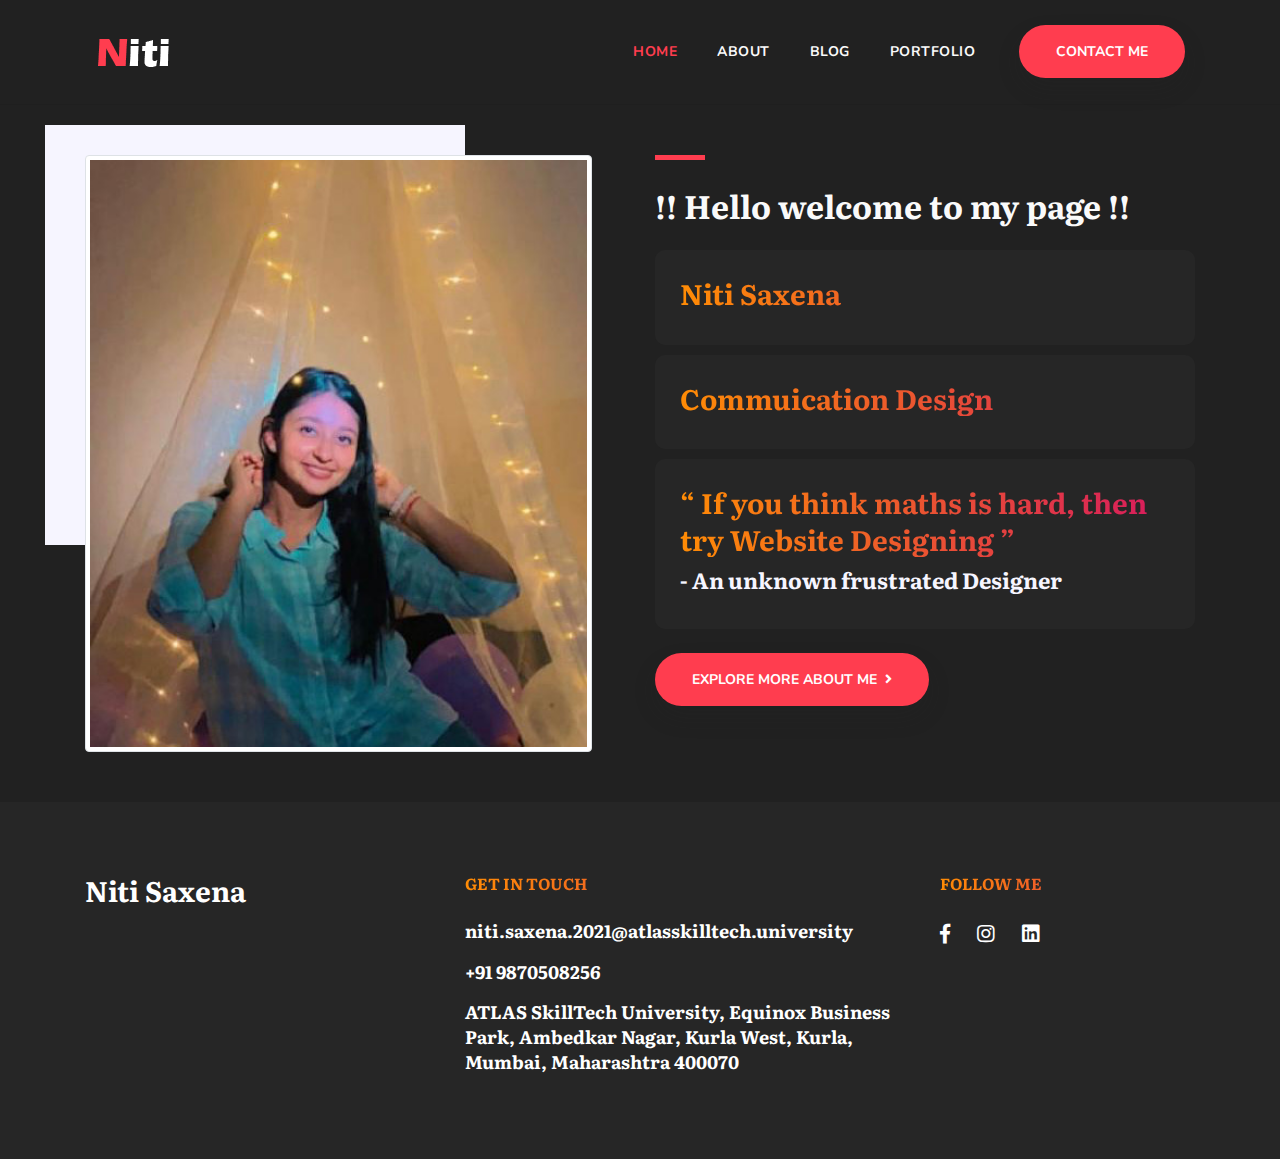
<file: index.html>
<!DOCTYPE html>
<html lang="en">

	<head>
		<meta http-equiv="Content-Type" content="text/html; charset=UTF-8">
		<meta name="description" content="remus,business,company,agency,multipurpose,modern,bootstrap4">
		<meta name="author" content="Portfolio">

		<title>Niti Saxena - Portfolio</title>

		<!-- Favicon -->
		<link rel="shortcut icon" type="image/x-icon" href="assets/images/favicon.html" />
		<!-- bootstrap.min css -->
		<link rel="stylesheet" href="assets/plugins/bootstrap/css/bootstrap.min.css">
		<!-- Main Stylesheet -->
		<link rel="stylesheet" href="assets/css/style.css">
		<!-- icon -->
		<link rel="stylesheet" href="assets/plugins/animate-css/animates.css">
		<link rel="stylesheet" href="assets/plugins/fontawesome/css/all.css">
		<link rel="stylesheet" href="assets/plugins/themify/css/themify-icons.css">
	</head>

	<body>
		<!-- Nav Bar-->
		<nav class="navbar navbar-expand-lg navigation header-padding site-header" id="navbar">
			<div class="container-fluid">
				<a class="navbar-brand" href="index.html">
					<!-- Your logo here -->
					<img src="assets/images/logo.png" alt="Rubi" class="img-fluid">
				</a>

				<button class="navbar-toggler text-white" type="button" data-toggle="collapse" data-target="#navbarmain"
					aria-controls="navbarmain" aria-expanded="false" aria-label="Toggle navigation">
					<span class="fa fa-bars"></span>
				</button>


				<div class="collapse navbar-collapse justify-content-end" id="navbarmain">
					<ul class="navbar-nav ">
						<li class="nav-item">
							<a class="nav-link smoth-scroll active" href="index.html">Home <span
									class="sr-only">(current)</span></a>
						</li>
						<li class="nav-item"><a class="nav-link smoth-scroll" href="about.html">About</a></li>
						<li class="nav-item"><a class="nav-link smoth-scroll" href="blogs.html">Blog</a></li>
						<li class="nav-item"><a class="nav-link smoth-scroll" href="portfolio.html">Portfolio</a></li>

					</ul>

					<form class="form-inline my-2 my-md-0 ml-lg-4">
						<a href="contact.html" class="btn btn-main btn-rounded smoth-scroll">Contact Me</a>
					</form>
				</div>
			</div>
		</nav>
		<!-- Header Close -->

		<!-- Main Body Starts -->
		<section class="intro section-xs">
			<div class="container">
				<div class="row">
					<div class="col-lg-6 pr-lg-5">
						<div class="intro-img">
							<img src="assets/images/niti-saxena.jpg" alt="" class="img-thumbnail">
						</div>
					</div>
					<div class="col-lg-6">
						<div class="intro-content mt-5 mt-lg-0">
							<h2 class="text-md mb-4">!! Hello welcome to my page !!</h2>
							<div class="col intro-col">
								<h3>Niti Saxena</h3>
							</div>
							<div class="col intro-col">
								<h3> Commuication Design </h5>
							</div>
							<div class="col intro-col">
								<h3> <q> If you think maths is hard, then try Website Designing </h3>
								<h4>- An unknown frustrated Designer</h4>
							</div>

							<a href="about.html" class="btn btn-main mt-4 btn-rounded smoth-scroll">Explore more about
								me<i class="fa fa-angle-right ml-2"></i></a>
						</div>
					</div>
				</div>
			</div>
		</section>
		<!-- Main Body Ends -->

		<!-- Personal Information -->
		<section class="footer ">
			<div class="container">
				<div class="row">
					<div class="col-lg-4 mr-auto col-md-12">
						<div class="footer-widget widget mb-5 mb-lg-0">
							<h3 class="mb-3 text-white">Niti Saxena</h3>
						</div>
					</div>

					<div class="col-lg-5 col-md-6">
						<div class="footer-widget widget mb-5 mb-lg-0">
							<h6 class="mb-4">Get In touch</h6>
							<div class="footer-contact">
								<h5>niti.saxena.2021@atlasskilltech.university</h5>
								<h5>+91 9870508256</h5>
								<h5>ATLAS SkillTech University,
									Equinox Business Park,
									Ambedkar Nagar, Kurla West,
									Kurla, Mumbai,
									Maharashtra 400070</h5>
							</div>
						</div>
					</div>

					<div class="col-lg-3 col-md-6">
						<div class="footer-widget widget">
							<h6 class="mb-4">Follow Me</h6>
							<ul class="list-inline footer-socials-icon mb-0">
								<li class="list-inline-item"><a href="#"><i class="fab fa-facebook-f"></i></a></li>
								<li class="list-inline-item"><a href="#"><i class="fab fa-instagram"></i></a></li>
								<li class="list-inline-item"><a href="#"><i class="fab fa-linkedin"></i></a></li>
							</ul>
						</div>
					</div>
				</div>
			</div>
		</section>

	</body>

</html>
</file>
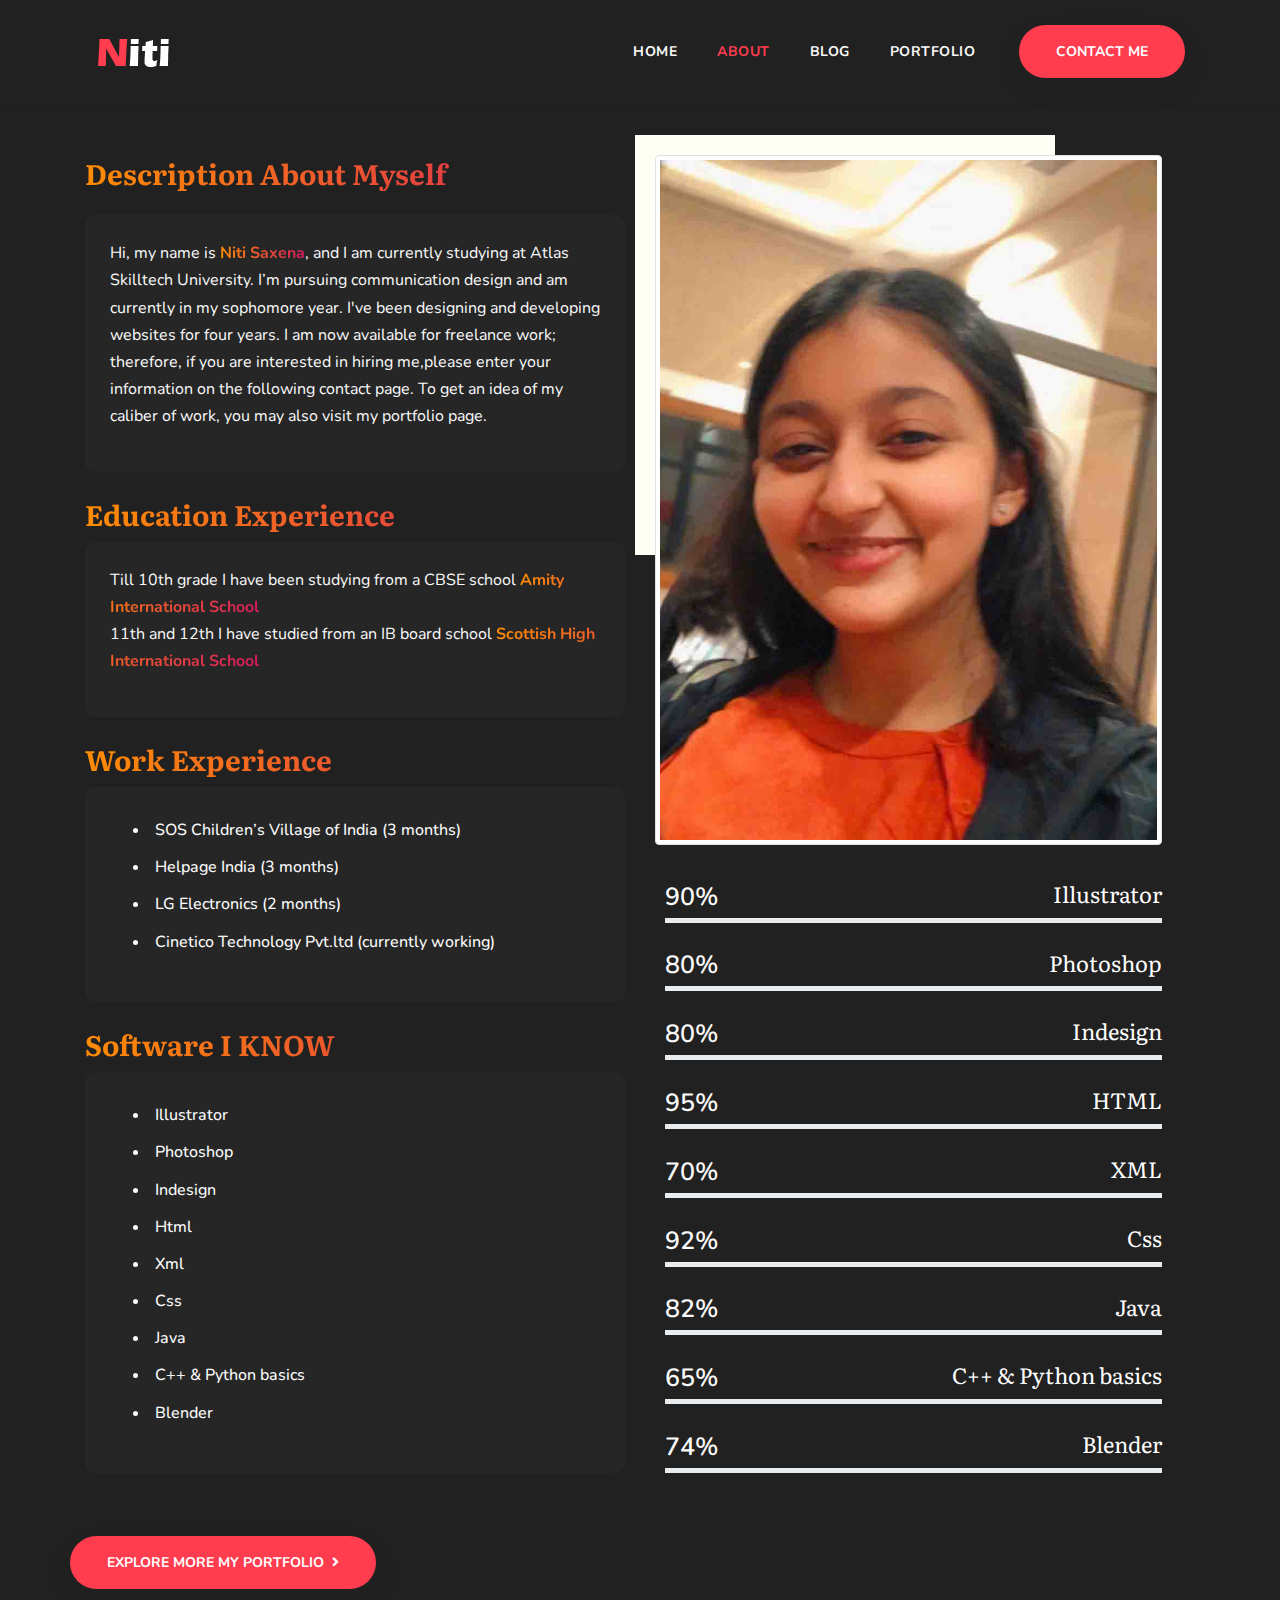
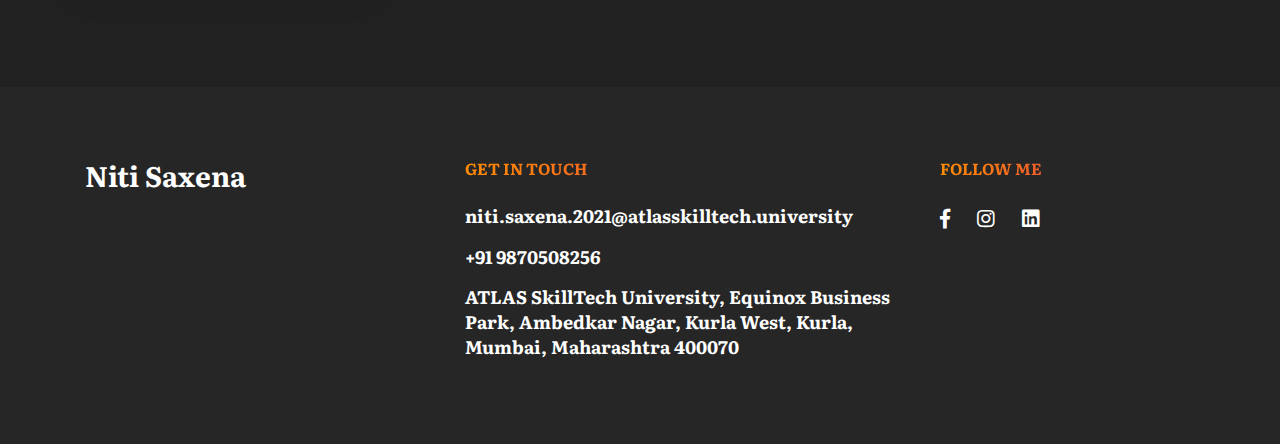
<file: about.html>
<!DOCTYPE html>
<html lang="en">

	<head>
		<meta http-equiv="Content-Type" content="text/html; charset=UTF-8">
		<meta name="description" content="remus,business,company,agency,multipurpose,modern,bootstrap4">

		<meta name="author" content="Portfolio">

		<title>Niti Saxena - Portfolio</title>

		<!-- Mobile Specific Meta-->
		<meta name="viewport" content="width=device-width, initial-scale=1">
		<!-- Favicon -->
		<link rel="shortcut icon" type="image/x-icon" href="assets/images/favicon.html" />
		<!-- bootstrap.min css -->
		<link rel="stylesheet" href="assets/plugins/bootstrap/css/bootstrap.min.css">
		<!-- animate.css -->
		<link rel="stylesheet" href="assets/plugins/animate-css/animates.css">
		<link rel="stylesheet" href="assets/plugins/fontawesome/css/all.css">
		<link rel="stylesheet" href="assets/plugins/themify/css/themify-icons.css">
		<!-- Main Stylesheet -->
		<link rel="stylesheet" href="assets/css/style.css">
		<!-- Main jQuery -->
		<script src="assets/plugins/jquery/jquery.min.js"></script>
		<!-- Bootstrap 4.3.1 -->
		<script src="assets/plugins/bootstrap/js/bootstrap.min.js"></script>
		<!-- Slick Slider -->
		<script src="assets/plugins/slick-carousel/slick/slick.min.js"></script>
		<!-- Progress Bar -->
		<script src="assets/plugins/counto/apear.js"></script>
		<script src="assets/plugins/counto/counTo.js"></script>
		<script src="assets/plugins/animated-text/animated-text.js"></script>
		<!--  Magnific Popup-->
		<script src="assets/plugins/magnific-popup/dist/jquery.magnific-popup.min.js"></script>
		<script src="assets/plugins/shuffle/shuffle.min.js"></script>
		<script src="assets/plugins/jquery/ajax-contact.js"></script>
		<script src="assets/js/script.js"></script>

		<style>
			.intro-img:before {
				position: absolute;
				left: -20px;
				top: -20px;
				background: #fefff5;
				width: 420px;
				height: 420px;
				z-index: -1;
			}
		</style>
	</head>

	<body>


		<!-- Nav Bar-->
		<nav class="navbar navbar-expand-lg navigation header-padding site-header" id="navbar">
			<div class="container-fluid">
				<a class="navbar-brand" href="index.html">
					<!-- Your logo here -->
					<img src="assets/images/logo.png" alt="Rubi" class="img-fluid">
				</a>

				<button class="navbar-toggler text-white" type="button" data-toggle="collapse" data-target="#navbarmain"
					aria-controls="navbarmain" aria-expanded="false" aria-label="Toggle navigation">
					<span class="fa fa-bars"></span>
				</button>

				<div class="collapse navbar-collapse justify-content-end" id="navbarmain">
					<ul class="navbar-nav ">
						<li class="nav-item">
							<a class="nav-link smoth-scroll" href="index.html">Home <span class="sr-only"></span></a>
						</li>
						<li class="nav-item"><a class="nav-link smoth-scroll active" href="about.html">About <span
									class="sr-only">(current)</span></a></li>
						<li class="nav-item"><a class="nav-link smoth-scroll" href="blogs.html">Blog</a></li>
						<li class="nav-item"><a class="nav-link smoth-scroll" href="portfolio.html">Portfolio</a></li>
					</ul>

					<form class="form-inline my-2 my-md-0 ml-lg-4">
						<a href="contact.html" class="btn btn-main btn-rounded smoth-scroll">Contact Me</i></a>
					</form>
				</div>
			</div>
		</nav>
		<!-- Nav Bar Ends -->

		<!--Start of main body content-->
		<section class="intro section-xs">
			<div class="container">
				<div class="row">

					<div class="col-lg-6">
						<div class="mt-lg-0 mt-xs-0">
							<h3 class="text-md mb-4">Description About Myself</h3>
							<div class="col intro-col">
								<p>Hi, my name is <span>Niti Saxena</span>, and I am currently studying at Atlas
									Skilltech University. I’m pursuing communication design
									and am currently in my sophomore year. I've been designing and developing
									websites for four years. I am now available for freelance work; therefore,
									if you are interested in hiring me,please enter your information on the following
									contact page. To get an idea of my caliber of work, you may also visit my portfolio
									page.
								</p>
							</div>

							<h3 class="mt-4 text-white"> Education Experience </h3>
							<div class="col intro-col">
								<p>Till 10th grade I have been studying from a CBSE school
									<span>Amity International School</span>
									<br>
									11th and 12th I have studied from an IB board school
									<span>Scottish High International School</span>
								</p>
							</div>

							<h3 class="mt-4 text-white"> Work Experience </h3>
							<div class="col intro-col">
								<ul>
									<li>SOS Children’s Village of India (3 months)</li>
									<li>Helpage India (3 months)</li>
									<li>LG Electronics (2 months)</li>
									<li>Cinetico Technology Pvt.ltd (currently working)</li>
								</ul>
							</div>

							<h3 class="mt-4 text-white"> Software I KNOW </h3>
							<div class="col intro-col">
								<ul>
									<li>Illustrator</li>
									<li>Photoshop</li>
									<li>Indesign</li>
									<li>Html</li>
									<li>Xml</li>
									<li>Css</li>
									<li>Java</li>
									<li>C++ & Python basics</li>
									<li>Blender
									</li>
								</ul>
							</div>

						</div>
					</div>

					<div class="col-lg-6 pr-lg-5">
						<div class="intro-img">
							<img src="assets/images/niti-saxena-2.jpg" alt="" class="img-thumbnail">
						</div>

						<div class="row">
							<div class="col-lg-12 mt-4">
								<div class="skill-bar mb-lg-0">
									<div class="mb-2 text-right">
										<h4 class="font-weight-normal text-white">Illustrator </h4>
									</div>
									<div class="progress">
										<div class="progress-bar" data-percent="90">
											<span class="percent-text"><span class="count">90</span>%</span>
										</div>
									</div>
								</div>
							</div>
							<div class="col-lg-12">
								<div class="skill-bar mb-lg-0">
									<div class="mb-2 text-right">
										<h4 class="font-weight-normal text-white">Photoshop</h4>
									</div>
									<div class="progress">
										<div class="progress-bar" data-percent="80">
											<span class="percent-text"><span class="count">80</span>%</span>
										</div>
									</div>
								</div>
							</div>

							<div class="col-lg-12">
								<div class="skill-bar mb-2 mb-lg-0">
									<div class="mb-2 text-right">
										<h4 class="font-weight-normal text-white">Indesign </h4>
									</div>
									<div class="progress">
										<div class="progress-bar" data-percent="80">
											<span class="percent-text"><span class="count">80</span>%</span>
										</div>
									</div>
								</div>
							</div>

							<div class="col-lg-12">
								<div class="skill-bar mb-2 mb-lg-0">
									<div class="mb-2 text-right">
										<h4 class="font-weight-normal text-white">HTML</h4>
									</div>
									<div class="progress">
										<div class="progress-bar" data-percent="95">
											<span class="percent-text"><span class="count">95</span>%</span>
										</div>
									</div>
								</div>
							</div>
							<div class="col-lg-12">
								<div class="skill-bar mb-2 mb-lg-0">
									<div class=" mb-2 text-right">
										<h4 class="font-weight-normal text-white">XML</h4>
									</div>
									<div class="progress">
										<div class="progress-bar" data-percent="70">
											<span class="percent-text"><span class="count">70</span>%</span>
										</div>
									</div>
								</div>
							</div>
							<div class="col-lg-12">
								<div class="skill-bar mb-2 mb-lg-0">
									<div class=" mb-2 text-right">
										<h4 class="font-weight-normal text-white">Css</h4>
									</div>
									<div class="progress">
										<div class="progress-bar" data-percent="92">
											<span class="percent-text"><span class="count">92</span>%</span>
										</div>
									</div>
								</div>
							</div>

							<div class="col-lg-12">
								<div class="skill-bar mb-2 mb-lg-0">
									<div class=" mb-2 text-right">
										<h4 class="font-weight-normal text-white">Java</h4>
									</div>
									<div class="progress">
										<div class="progress-bar" data-percent="82">
											<span class="percent-text"><span class="count">82</span>%</span>
										</div>
									</div>
								</div>
							</div>

							<div class="col-lg-12">
								<div class="skill-bar mb-2 mb-lg-0">
									<div class=" mb-2 text-right">
										<h4 class="font-weight-normal text-white">C++ & Python basics</h4>
									</div>
									<div class="progress">
										<div class="progress-bar" data-percent="62">
											<span class="percent-text"><span class="count">65</span>%</span>
										</div>
									</div>
								</div>
							</div>

							<div class="col-lg-12">
								<div class="skill-bar mb-4 mb-lg-0">
									<div class=" mb-2 text-right">
										<h4 class="font-weight-normal text-white">Blender</h4>
									</div>
									<div class="progress">
										<div class="progress-bar" data-percent="74">
											<span class="percent-text"><span class="count">74</span>%</span>
										</div>
									</div>
								</div>
							</div>
						</div>
					</div>
					<a href="portfolio.html" class="btn btn-main mt-4 btn-rounded smoth-scroll my-5">Explore
						more my portfolio<i class="fa fa-angle-right ml-2"></i></a>
				</div>
			</div>
		</section>
		<!--End of main body containt-->

		<!-- Personal Information -->
		<section class="footer ">
			<div class="container">
				<div class="row">
					<div class="col-lg-4 mr-auto col-md-12">
						<div class="footer-widget widget mb-5 mb-lg-0">
							<h3 class="mb-3 text-white">Niti Saxena</h3>
						</div>
					</div>

					<div class="col-lg-5 col-md-6">
						<div class="footer-widget widget mb-5 mb-lg-0">
							<h6 class="mb-4">Get In touch</h6>
							<div class="footer-contact">
								<h5>niti.saxena.2021@atlasskilltech.university</h5>
								<h5>+91 9870508256</h5>
								<h5>ATLAS SkillTech University,
									Equinox Business Park,
									Ambedkar Nagar, Kurla West,
									Kurla, Mumbai,
									Maharashtra 400070</h5>
							</div>
						</div>
					</div>

					<div class="col-lg-3 col-md-6">
						<div class="footer-widget widget">
							<h6 class="mb-4">Follow Me</h6>
							<ul class="list-inline footer-socials-icon mb-0">
								<li class="list-inline-item"><a href="#"><i class="fab fa-facebook-f"></i></a></li>
								<li class="list-inline-item"><a href="#"><i class="fab fa-instagram"></i></a></li>
								<li class="list-inline-item"><a href="#"><i class="fab fa-linkedin"></i></a></li>
							</ul>
						</div>
					</div>
				</div>
			</div>
		</section>

	</body>

</html>
</file>
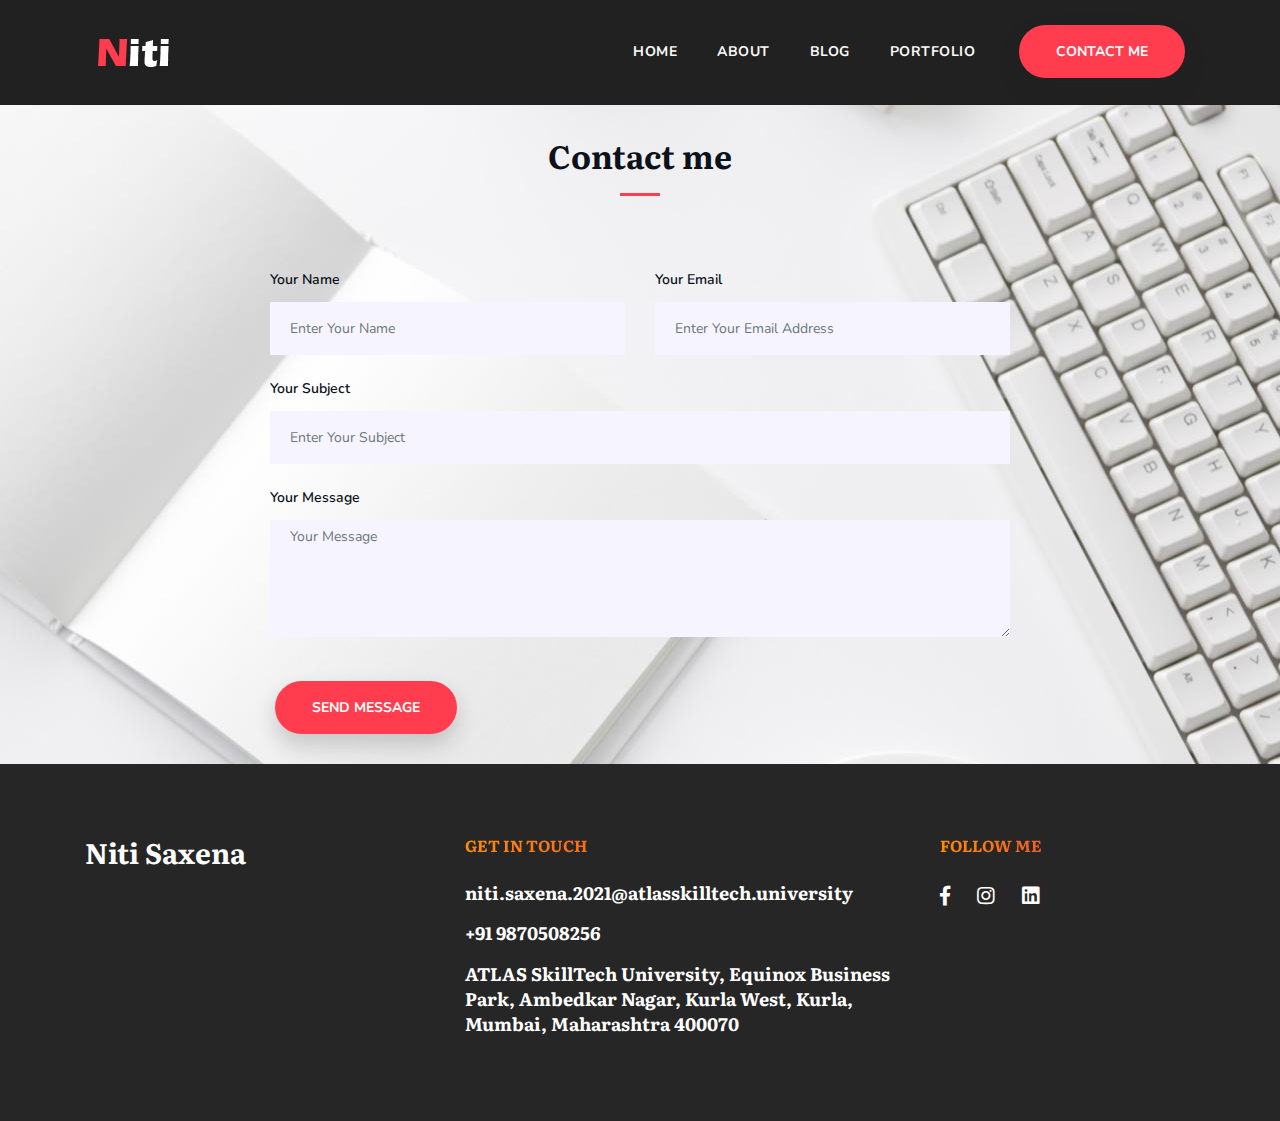
<file: contact.html>
<!DOCTYPE html>
<html lang="en">

	<head>
		<meta http-equiv="Content-Type" content="text/html; charset=UTF-8">
		<meta name="description" content="remus,business,company,agency,multipurpose,modern,bootstrap4">

		<meta name="author" content="portfolio">

		<title>Niti Saxena - Contact</title>

		<!-- Mobile Specific Meta-->
		<meta name="viewport" content="width=device-width, initial-scale=1">
		<!-- Favicon -->
		<link rel="shortcut icon" type="image/x-icon" href="assets/images/favicon.html" />
		<!-- bootstrap.min css -->
		<link rel="stylesheet" href="assets/plugins/bootstrap/css/bootstrap.min.css">
		<!-- animate.css -->
		<link rel="stylesheet" href="assets/plugins/animate-css/animates.css">
		<link rel="stylesheet" href="assets/plugins/fontawesome/css/all.css">
		<link rel="stylesheet" href="assets/plugins/themify/css/themify-icons.css">
		<!-- Magnify Popup -->
		<link rel="stylesheet" href="assets/plugins/magnific-popup/dist/magnific-popup.css">
		<link rel="stylesheet" href="assets/plugins/animated-text/animated-text.css">
		<!-- Slick Carousel CSS -->
		<link rel="stylesheet" href="assets/plugins/slick-carousel/slick/slick.css">
		<link rel="stylesheet" href="assets/plugins/slick-carousel/slick/slick-theme.css">
		<!-- Main Stylesheet -->
		<link rel="stylesheet" href="assets/css/style.css">
		<!-- Main jQuery -->
		<script src="assets/plugins/jquery/jquery.min.js"></script>
		<!-- Slick Slider -->
		<script src="assets/plugins/slick-carousel/slick/slick.min.js"></script>
		<!-- Progress Bar -->
		<script src="assets/plugins/counto/apear.js"></script>
		<script src="assets/plugins/counto/counTo.js"></script>
		<script src="assets/plugins/animated-text/animated-text.js"></script>

		<script src="assets/plugins/counterup/waypoint.js"></script>
		<script src="assets/plugins/counterup/jquery.counterup.min.js"></script>
		<!--  Magnific Popup-->
		<script src="assets/plugins/magnific-popup/dist/jquery.magnific-popup.min.js"></script>
		<script src="assets/plugins/shuffle/shuffle.min.js"></script>

		<script src="assets/plugins/jquery/ajax-contact.js"></script>
		<script src="assets/js/script.js"></script>
	</head>

	<body>



		<nav class="navbar navbar-expand-lg navigation header-padding site-header" id="navbar">
			<div class="container-fluid">
				<a class="navbar-brand" href="index.html">
					<!-- Your logo here -->
					<img src="assets/images/logo.png" alt="Rubi" class="img-fluid">

				</a>

				<button class="navbar-toggler text-white" type="button" data-toggle="collapse" data-target="#navbarmain"
					aria-controls="navbarmain" aria-expanded="false" aria-label="Toggle navigation">
					<span class="fa fa-bars"></span>
				</button>

				<div class="collapse navbar-collapse justify-content-end" id="navbarmain">
					<ul class="navbar-nav ">
						<li class="nav-item">
							<a class="nav-link smoth-scroll" href="index.html">Home <span
									class="sr-only">(current)</span></a>
						</li>
						<li class="nav-item"><a class="nav-link smoth-scroll" href="about.html">About <span
									class="sr-only">(current)</span></a></li>
						<li class="nav-item"><a class="nav-link smoth-scroll" href="blogs.html">Blog</a></li>
						<li class="nav-item"><a class="nav-link smoth-scroll" href="portfolio.html">Portfolio</a></li>

					</ul>

					<form class="form-inline my-2 my-md-0 ml-lg-4">
						<a href="contact.html" class="btn btn-main btn-rounded smoth-scroll">Contact Me</i></a>
					</form>
				</div>
			</div>
		</nav>

		<!-- Header Close -->
		<!-- Main Body-->
		<section class="section-xss" id="contact"
			style="background-image:url('assets/images/contactus.jpg') ;background-size: cover;">
			<div class="container">
				<div class="row justify-content-center">
					<div class="col-lg-6">
						<div class="section-title text-center">
							<h2 class="mb-4">Contact me</h2>
						</div>
					</div>
				</div>

				<div class="row justify-content-center">
					<div class="col-lg-8">
						<form class="contact__form form-row contact-form" method="post" action="#" id="contactForm">
							<div class="row">
								<div class="col-12">
									<div class="alert alert-success contact__msg" style="display: none" role="alert">
										Your message was sent successfully.
									</div>
								</div>
							</div>

							<div class="row">
								<div class="col-lg-6">
									<div class="form-group">
										<label>Your Name</label>
										<input type="text" id="name" name="name" class="form-control"
											placeholder="Enter Your Name" required>
									</div>
								</div>
								<div class="col-lg-6">
									<div class="form-group">
										<label>Your Email</label>
										<input type="email" name="email" id="email" class="form-control"
											placeholder="Enter Your Email Address" required>
									</div>
								</div>
								<div class="col-lg-12">
									<div class="form-group">
										<label>Your Subject</label>
										<input type="text" name="subject" id="subject" class="form-control"
											placeholder="Enter Your Subject" required>
									</div>
								</div>
								<div class="col-lg-12">
									<div class="form-group">
										<label>Your Message</label>
										<textarea id="message" name="message" cols="30" rows="5" class="form-control"
											placeholder="Your Message"></textarea>
									</div>
								</div>
							</div>

							<div class="col-lg-12">
								<div class="d-lg-flex justify-content-between mt-4">
									<input id="submit" name="submit" type="submit" class="btn btn-main btn-rounded"
										value="Send Message">
								</div>
							</div>
						</form>
					</div>
				</div>
			</div>
		</section>



		<!-- Personal Information -->
		<section class="footer ">
			<div class="container">
				<div class="row">
					<div class="col-lg-4 mr-auto col-md-12">
						<div class="footer-widget widget mb-5 mb-lg-0">
							<h3 class="mb-3 text-white">Niti Saxena</h3>
						</div>
					</div>

					<div class="col-lg-5 col-md-6">
						<div class="footer-widget widget mb-5 mb-lg-0">
							<h6 class="mb-4">Get In touch</h6>
							<div class="footer-contact">
								<h5>niti.saxena.2021@atlasskilltech.university</h5>
								<h5>+91 9870508256</h5>
								<h5>ATLAS SkillTech University,
									Equinox Business Park,
									Ambedkar Nagar, Kurla West,
									Kurla, Mumbai,
									Maharashtra 400070</h5>
							</div>
						</div>
					</div>

					<div class="col-lg-3 col-md-6">
						<div class="footer-widget widget">
							<h6 class="mb-4">Follow Me</h6>
							<ul class="list-inline footer-socials-icon mb-0">
								<li class="list-inline-item"><a href="#"><i class="fab fa-facebook-f"></i></a></li>
								<li class="list-inline-item"><a href="#"><i class="fab fa-instagram"></i></a></li>
								<li class="list-inline-item"><a href="#"><i class="fab fa-linkedin"></i></a></li>
							</ul>
						</div>
					</div>
				</div>
			</div>
		</section>

	</body>


</html>
</file>
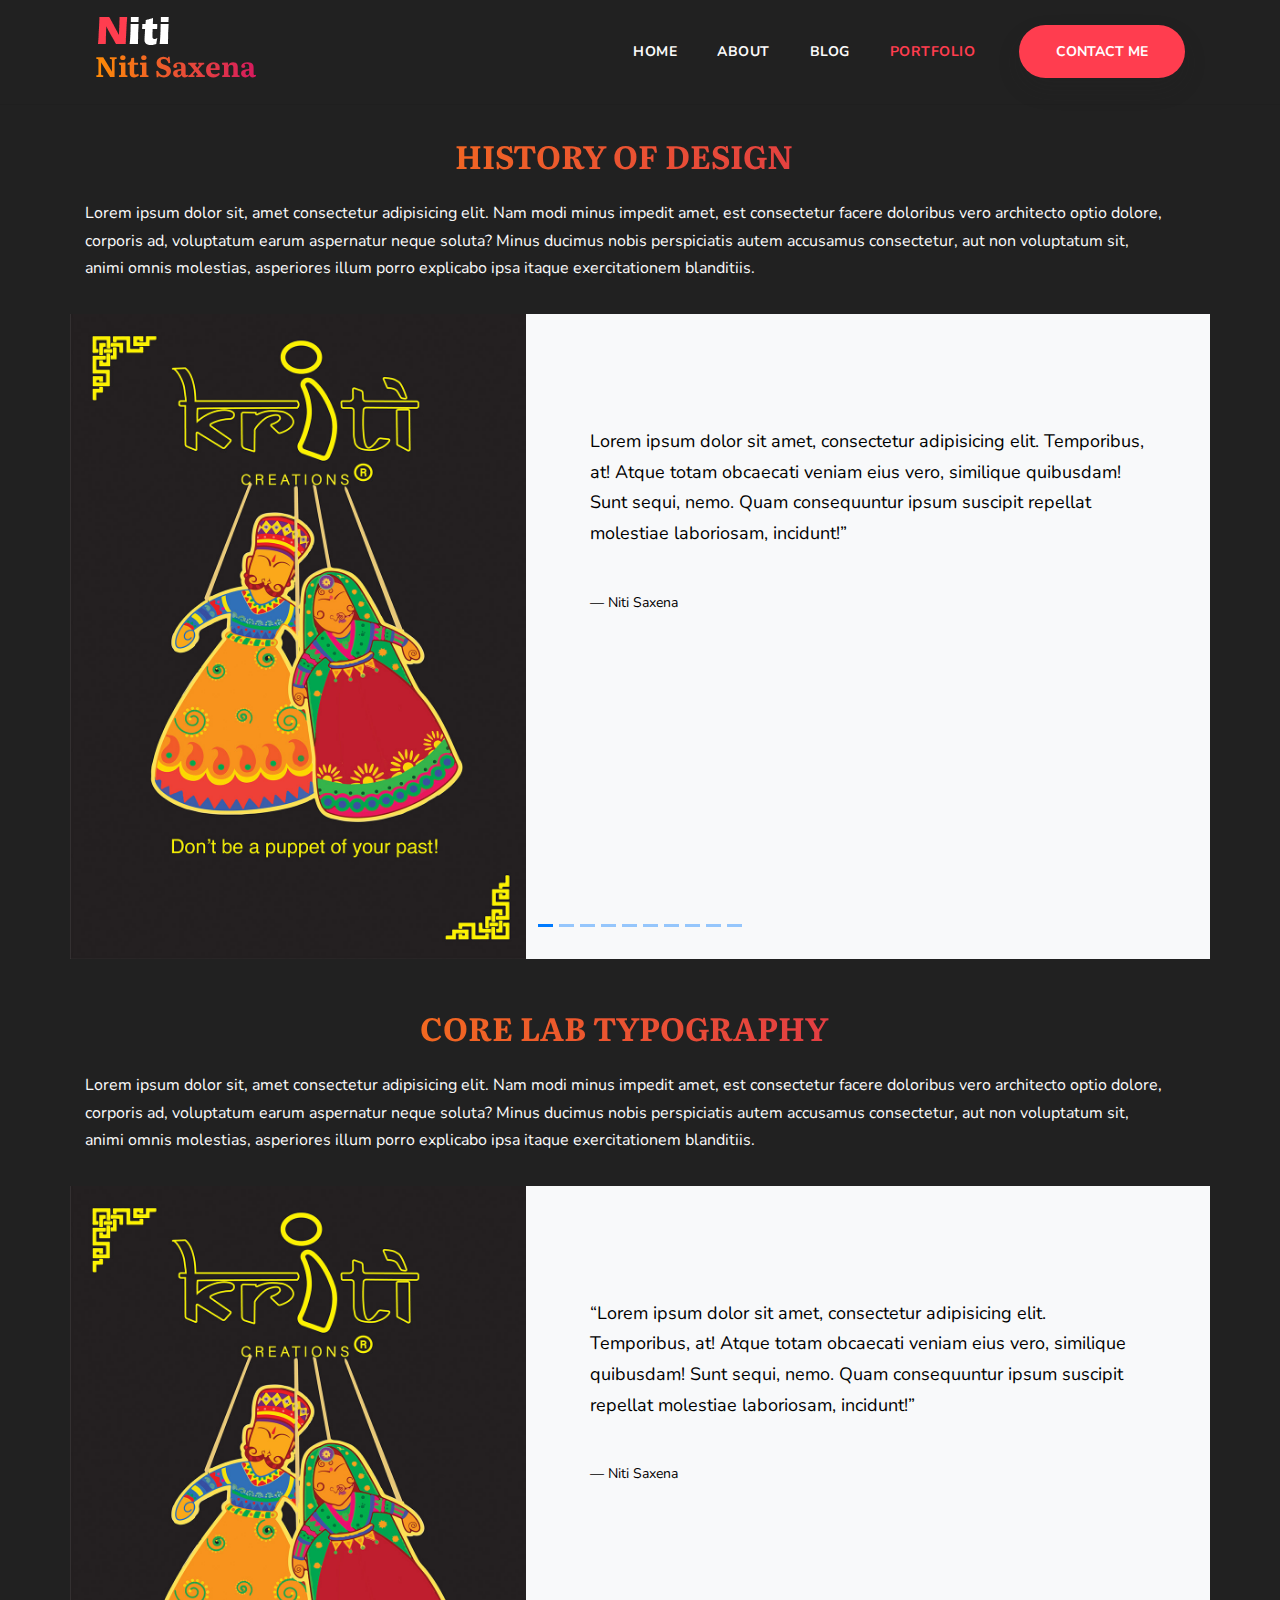
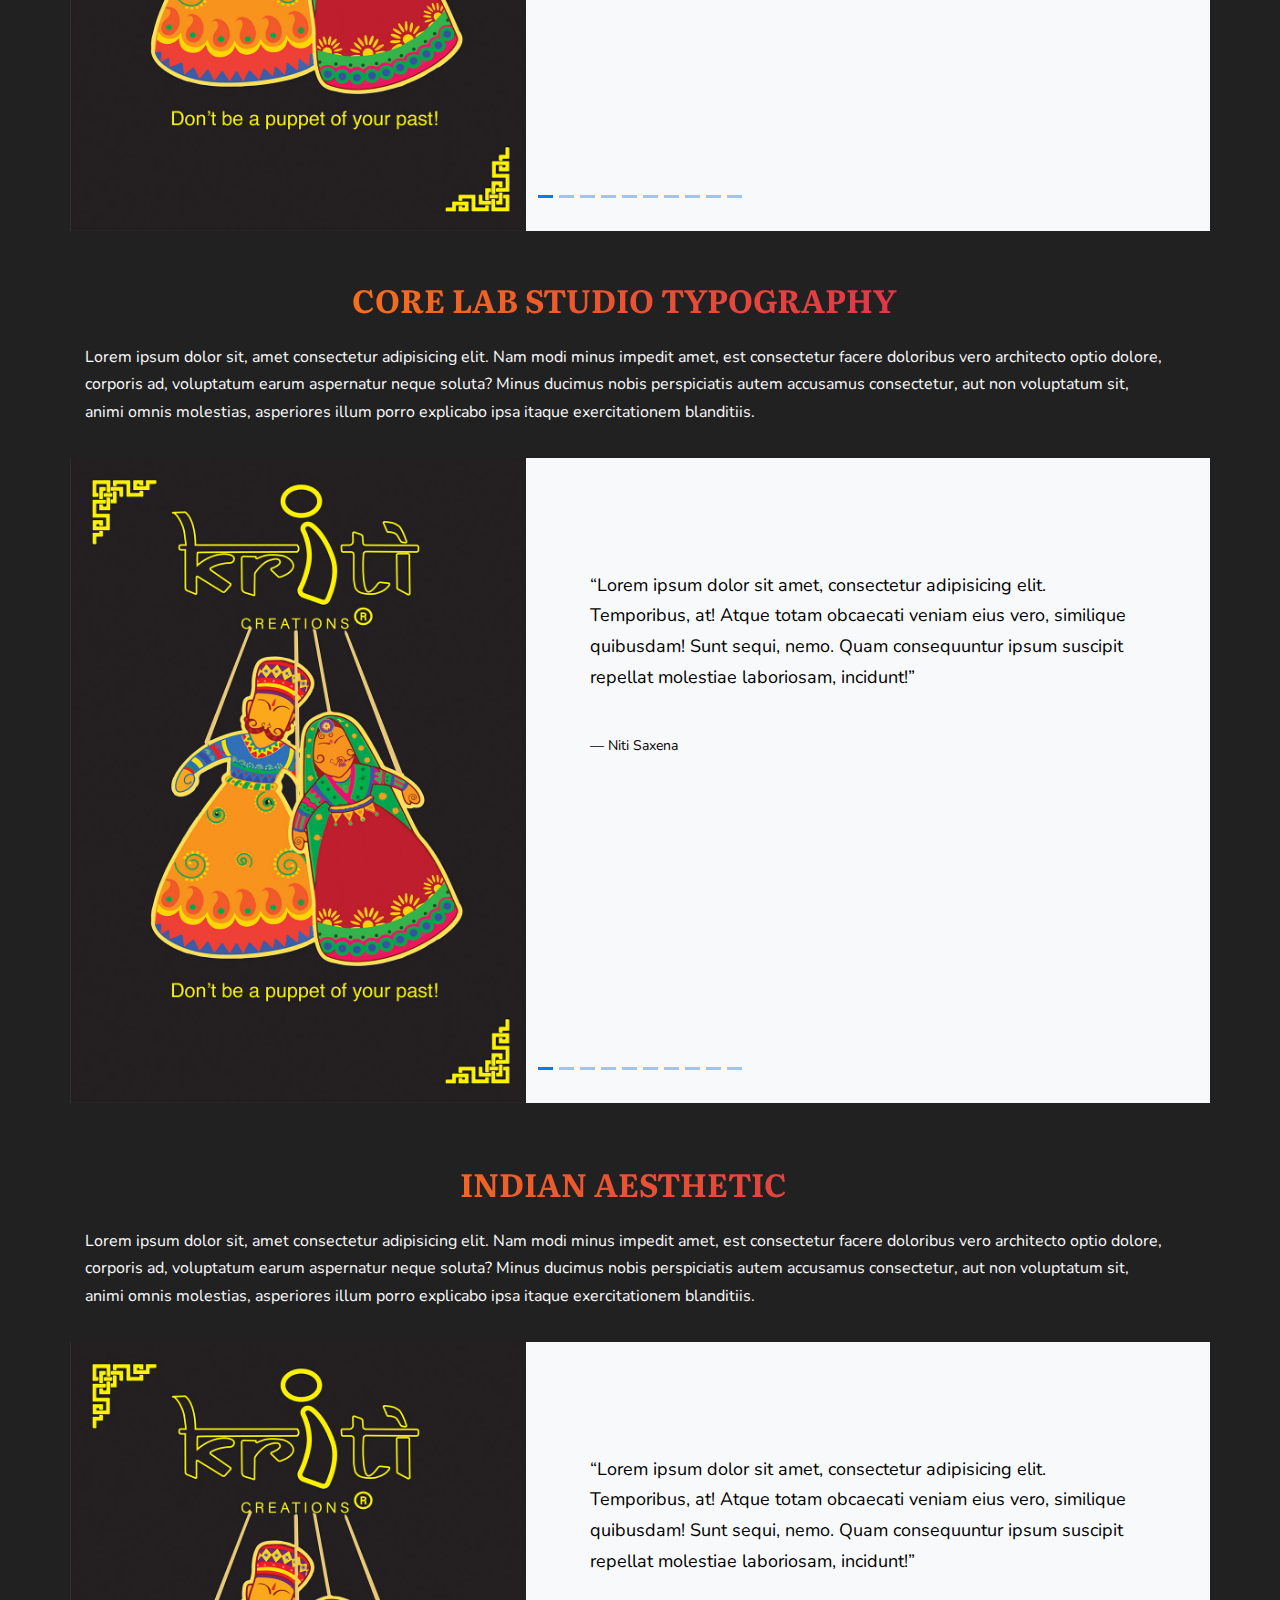
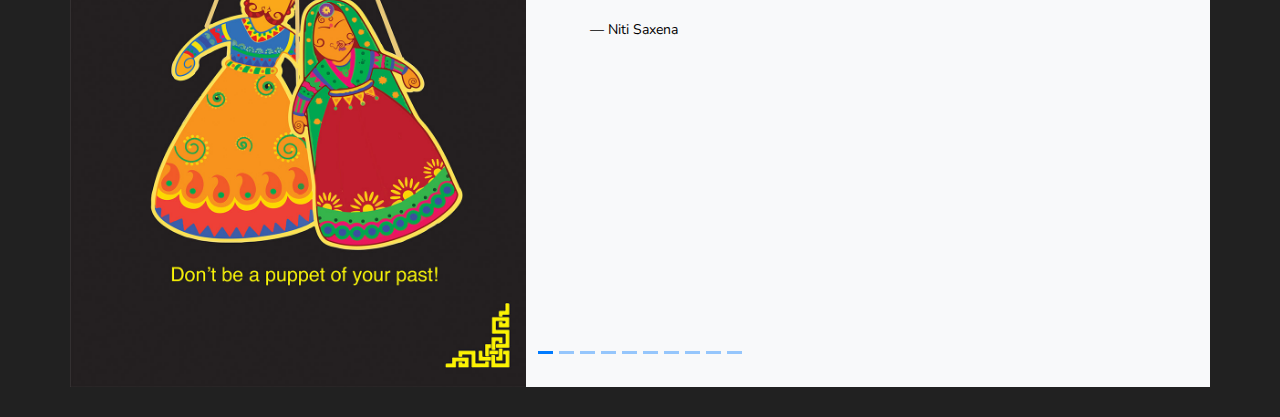
<file: portfolio.html>
<!DOCTYPE html>
<html lang="en">

	<head>
		<meta http-equiv="Content-Type" content="text/html; charset=UTF-8">
		<meta name="description" content="remus,business,company,agency,multipurpose,modern,bootstrap4">

		<meta name="author" content="Dreambuzz">

		<title>Niti Saxena - Portfolio</title>

		<!-- Mobile Specific Meta-->
		<meta name="viewport" content="width=device-width, initial-scale=1">
		<!-- Favicon -->
		<link rel="shortcut icon" type="image/x-icon" href="assets/images/favicon.html" />
		<!-- bootstrap.min css -->
		<link rel="stylesheet" href="assets/plugins/bootstrap/css/bootstrap.min.css">
		<!-- Main Stylesheet -->
		<link rel="stylesheet" href="assets/css/style.css">
		<!-- Portfolio Stylesheet -->
		<link rel="stylesheet" href="assets/css/portfolio.css">
		<link rel="stylesheet" href="assets/css/owl.carousel.min.css">
		<!-- Main jQuery -->
		<script src="assets/plugins/jquery/jquery.min.js"></script>
		<!--  Magnific Popup-->
		<script src="assets/js/owl.carousel.min.js"></script>
		<script src="assets/js/main.js"></script>


	</head>

	<body>
		<nav class="navbar navbar-expand-lg navigation header-padding site-header" id="navbar">
			<div class="container-fluid">
				<a class="navbar-brand" href="index.html">
					<!-- Your logo here -->
					<img src="assets/images/logo.png" alt="Rubi" class="img-fluid">
					<!-- Your logo text you can remove -->
					<h3>Niti Saxena</h3>
				</a>

				<button class="navbar-toggler text-white" type="button" data-toggle="collapse" data-target="#navbarmain"
					aria-controls="navbarmain" aria-expanded="false" aria-label="Toggle navigation">
					<span class="fa fa-bars"></span>
				</button>

				<div class="collapse navbar-collapse justify-content-end" id="navbarmain">
					<ul class="navbar-nav ">
						<li class="nav-item">
							<a class="nav-link smoth-scroll" href="index.html">Home <span
									class="sr-only">(current)</span></a>
						</li>
						<li class="nav-item"><a class="nav-link smoth-scroll" href="about.html">About</a></li>
						<li class="nav-item"><a class="nav-link smoth-scroll" href="blogs.html">Blog</a></li>
						<li class="nav-item"><a class="nav-link smoth-scroll active" href="portfolio.html">Portfolio</a>
						</li>

					</ul>

					<form class="form-inline my-2 my-md-0 ml-lg-4">
						<a href="contact.html" class="btn btn-main btn-rounded smoth-scroll">Contact Me</a>
					</form>
				</div>
			</div>
		</nav>

		<!-- NAV BAR ENDS -->



		<!-- main body  -->
		<section class="portfolio section-xss">
			<div class="container">
				<div class="row">
					<div class="col-lg-12 pr-lg-5">
						<h2 class="text-md mb-4 text-center">HISTORY OF DESIGN</h2>
						<p>Lorem ipsum dolor sit, amet consectetur adipisicing elit. Nam modi minus impedit amet, est
							consectetur facere doloribus vero architecto optio dolore, corporis ad, voluptatum earum
							aspernatur neque soluta? Minus ducimus nobis perspiciatis autem accusamus consectetur, aut
							non voluptatum sit, animi omnis molestias, asperiores illum porro explicabo ipsa itaque
							exercitationem blanditiis.</p>
					</div>
				</div>

				<div class="row mt-3">
					<div class="owl-carousel slide-one-item">
						<div class="d-md-flex testimony-29101 align-items-stretch">
							<div class="image"><img src="assets/images/poster1.jpg" class="img-fluid"></div>
							<div class="text">
								<blockquote>
									<p>Lorem ipsum dolor sit amet, consectetur adipisicing elit. Temporibus, at!
										Atque totam obcaecati veniam eius vero, similique quibusdam! Sunt sequi, nemo.
										Quam consequuntur ipsum suscipit repellat molestiae laboriosam, incidunt!&rdquo;
									</p>

									<div class="author">&mdash; Niti Saxena</div>
								</blockquote>
							</div>
						</div>

						<div class="d-md-flex testimony-29101 align-items-stretch">
							<div class="image"><img src="assets/images/poster2.jpg" class="img-fluid"></div>
							<div class="text">
								<blockquote>
									<p>Lorem ipsum dolor sit amet, consectetur adipisicing elit. Temporibus, at!
										Atque totam obcaecati veniam eius vero, similique quibusdam! Sunt sequi, nemo.
										Quam consequuntur ipsum suscipit repellat molestiae laboriosam, incidunt!&rdquo;
									</p>
									<div class="author">&mdash; Niti Saxena</div>
								</blockquote>
							</div>
						</div>

						<div class="d-md-flex testimony-29101 align-items-stretch">
							<div class="image"><img src="assets/images/poster3.jpg" class="img-fluid"></div>
							<div class="text">
								<blockquote>
									<p>&ldquo;Lorem ipsum dolor sit amet, consectetur adipisicing elit. Temporibus, at!
										Atque totam obcaecati veniam eius vero, similique quibusdam! Sunt sequi, nemo.
										Quam consequuntur ipsum suscipit repellat molestiae laboriosam, incidunt!&rdquo;
									</p>
									<div class="author">&mdash; Niti Saxena</div>
								</blockquote>
							</div>
						</div>

						<div class="d-md-flex testimony-29101 align-items-stretch">
							<div class="image"><img src="assets/images/poster4.jpg" class="img-fluid"></div>
							<div class="text">
								<blockquote>
									<p>&ldquo;Lorem ipsum dolor sit amet, consectetur adipisicing elit. Temporibus, at!
										Atque totam obcaecati veniam eius vero, similique quibusdam! Sunt sequi, nemo.
										Quam consequuntur ipsum suscipit repellat molestiae laboriosam, incidunt!&rdquo;
									</p>
									<div class="author">&mdash; Niti Saxena</div>
								</blockquote>
							</div>
						</div>

						<div class="d-md-flex testimony-29101 align-items-stretch">
							<div class="image"><img src="assets/images/poster5.jpg" class="img-fluid"></div>
							<div class="text">
								<blockquote>
									<p>&ldquo;Lorem ipsum dolor sit amet, consectetur adipisicing elit. Temporibus, at!
										Atque totam obcaecati veniam eius vero, similique quibusdam! Sunt sequi, nemo.
										Quam consequuntur ipsum suscipit repellat molestiae laboriosam, incidunt!&rdquo;
									</p>
									<div class="author">&mdash; Niti Saxena</div>
								</blockquote>
							</div>
						</div>

						<div class="d-md-flex testimony-29101 align-items-stretch">
							<div class="image"><img src="assets/images/poster6.jpg" class="img-fluid"></div>
							<div class="text">
								<blockquote>
									<p>&ldquo;Lorem ipsum dolor sit amet, consectetur adipisicing elit. Temporibus, at!
										Atque totam obcaecati veniam eius vero, similique quibusdam! Sunt sequi, nemo.
										Quam consequuntur ipsum suscipit repellat molestiae laboriosam, incidunt!&rdquo;
									</p>
									<div class="author">&mdash; Niti Saxena</div>
								</blockquote>
							</div>
						</div>

						<div class="d-md-flex testimony-29101 align-items-stretch">
							<div class="image"><img src="assets/images/poster7.jpg" class="img-fluid"></div>
							<div class="text">
								<blockquote>
									<p>&ldquo;Lorem ipsum dolor sit amet, consectetur adipisicing elit. Temporibus, at!
										Atque totam obcaecati veniam eius vero, similique quibusdam! Sunt sequi, nemo.
										Quam consequuntur ipsum suscipit repellat molestiae laboriosam, incidunt!&rdquo;
									</p>
									<div class="author">&mdash; Niti Saxena</div>
								</blockquote>
							</div>
						</div>

						<div class="d-md-flex testimony-29101 align-items-stretch">
							<div class="image"><img src="assets/images/poster8.jpg" class="img-fluid"></div>
							<div class="text">
								<blockquote>
									<p>&ldquo;Lorem ipsum dolor sit amet, consectetur adipisicing elit. Temporibus, at!
										Atque totam obcaecati veniam eius vero, similique quibusdam! Sunt sequi, nemo.
										Quam consequuntur ipsum suscipit repellat molestiae laboriosam, incidunt!&rdquo;
									</p>
									<div class="author">&mdash; Niti Saxena</div>
								</blockquote>
							</div>
						</div>

						<div class="d-md-flex testimony-29101 align-items-stretch">
							<div class="image"><img src="assets/images/poster9.jpg" class="img-fluid"></div>
							<div class="text">
								<blockquote>
									<p>&ldquo;Lorem ipsum dolor sit amet, consectetur adipisicing elit. Temporibus, at!
										Atque totam obcaecati veniam eius vero, similique quibusdam! Sunt sequi, nemo.
										Quam consequuntur ipsum suscipit repellat molestiae laboriosam, incidunt!&rdquo;
									</p>
									<div class="author">&mdash; Niti Saxena</div>
								</blockquote>
							</div>
						</div>

						<div class="d-md-flex testimony-29101 align-items-stretch">
							<div class="image"><img src="assets/images/poster10.jpg" class="img-fluid"></div>
							<div class="text">
								<blockquote>
									<p>&ldquo;Lorem ipsum dolor sit amet, consectetur adipisicing elit. Temporibus, at!
										Atque totam obcaecati veniam eius vero, similique quibusdam! Sunt sequi, nemo.
										Quam consequuntur ipsum suscipit repellat molestiae laboriosam, incidunt!&rdquo;
									</p>
									<div class="author">&mdash; Niti Saxena</div>
								</blockquote>
							</div>
						</div>

					</div>
				</div>


				<div class="row mt-5">
					<div class="col-lg-12 pr-lg-5">
						<h2 class="text-md mb-4 text-center">CORE LAB TYPOGRAPHY </h2>
						<p>Lorem ipsum dolor sit, amet consectetur adipisicing elit. Nam modi minus impedit amet, est
							consectetur facere doloribus vero architecto optio dolore, corporis ad, voluptatum earum
							aspernatur neque soluta? Minus ducimus nobis perspiciatis autem accusamus consectetur, aut
							non voluptatum sit, animi omnis molestias, asperiores illum porro explicabo ipsa itaque
							exercitationem blanditiis.</p>
					</div>
				</div>

				<div class="row mt-3">
					<div class="owl-carousel slide-one-item">
						<div class="d-md-flex testimony-29101 align-items-stretch">
							<div class="image"><img src="assets/images/poster1.jpg" class="img-fluid"></div>
							<div class="text">
								<blockquote>
									<p>&ldquo;Lorem ipsum dolor sit amet, consectetur adipisicing elit. Temporibus, at!
										Atque totam obcaecati veniam eius vero, similique quibusdam! Sunt sequi, nemo.
										Quam consequuntur ipsum suscipit repellat molestiae laboriosam, incidunt!&rdquo;
									</p>

									<div class="author">&mdash; Niti Saxena</div>
								</blockquote>
							</div>
						</div>

						<div class="d-md-flex testimony-29101 align-items-stretch">
							<div class="image"><img src="assets/images/poster2.jpg" class="img-fluid"></div>
							<div class="text">
								<blockquote>
									<p>&ldquo;Lorem ipsum dolor sit amet, consectetur adipisicing elit. Temporibus, at!
										Atque totam obcaecati veniam eius vero, similique quibusdam! Sunt sequi, nemo.
										Quam consequuntur ipsum suscipit repellat molestiae laboriosam, incidunt!&rdquo;
									</p>
									<div class="author">&mdash; Niti Saxena</div>
								</blockquote>
							</div>
						</div>

						<div class="d-md-flex testimony-29101 align-items-stretch">
							<div class="image"><img src="assets/images/poster3.jpg" class="img-fluid"></div>
							<div class="text">
								<blockquote>
									<p>&ldquo;Lorem ipsum dolor sit amet, consectetur adipisicing elit. Temporibus, at!
										Atque totam obcaecati veniam eius vero, similique quibusdam! Sunt sequi, nemo.
										Quam consequuntur ipsum suscipit repellat molestiae laboriosam, incidunt!&rdquo;
									</p>
									<div class="author">&mdash; Niti Saxena</div>
								</blockquote>
							</div>
						</div>

						<div class="d-md-flex testimony-29101 align-items-stretch">
							<div class="image"><img src="assets/images/poster4.jpg" class="img-fluid"></div>
							<div class="text">
								<blockquote>
									<p>&ldquo;Lorem ipsum dolor sit amet, consectetur adipisicing elit. Temporibus, at!
										Atque totam obcaecati veniam eius vero, similique quibusdam! Sunt sequi, nemo.
										Quam consequuntur ipsum suscipit repellat molestiae laboriosam, incidunt!&rdquo;
									</p>
									<div class="author">&mdash; Niti Saxena</div>
								</blockquote>
							</div>
						</div>

						<div class="d-md-flex testimony-29101 align-items-stretch">
							<div class="image"><img src="assets/images/poster5.jpg" class="img-fluid"></div>
							<div class="text">
								<blockquote>
									<p>&ldquo;Lorem ipsum dolor sit amet, consectetur adipisicing elit. Temporibus, at!
										Atque totam obcaecati veniam eius vero, similique quibusdam! Sunt sequi, nemo.
										Quam consequuntur ipsum suscipit repellat molestiae laboriosam, incidunt!&rdquo;
									</p>
									<div class="author">&mdash; Niti Saxena</div>
								</blockquote>
							</div>
						</div>

						<div class="d-md-flex testimony-29101 align-items-stretch">
							<div class="image"><img src="assets/images/poster6.jpg" class="img-fluid"></div>
							<div class="text">
								<blockquote>
									<p>&ldquo;Lorem ipsum dolor sit amet, consectetur adipisicing elit. Temporibus, at!
										Atque totam obcaecati veniam eius vero, similique quibusdam! Sunt sequi, nemo.
										Quam consequuntur ipsum suscipit repellat molestiae laboriosam, incidunt!&rdquo;
									</p>
									<div class="author">&mdash; Niti Saxena</div>
								</blockquote>
							</div>
						</div>

						<div class="d-md-flex testimony-29101 align-items-stretch">
							<div class="image"><img src="assets/images/poster7.jpg" class="img-fluid"></div>
							<div class="text">
								<blockquote>
									<p>&ldquo;Lorem ipsum dolor sit amet, consectetur adipisicing elit. Temporibus, at!
										Atque totam obcaecati veniam eius vero, similique quibusdam! Sunt sequi, nemo.
										Quam consequuntur ipsum suscipit repellat molestiae laboriosam, incidunt!&rdquo;
									</p>
									<div class="author">&mdash; Niti Saxena</div>
								</blockquote>
							</div>
						</div>

						<div class="d-md-flex testimony-29101 align-items-stretch">
							<div class="image"><img src="assets/images/poster8.jpg" class="img-fluid"></div>
							<div class="text">
								<blockquote>
									<p>&ldquo;Lorem ipsum dolor sit amet, consectetur adipisicing elit. Temporibus, at!
										Atque totam obcaecati veniam eius vero, similique quibusdam! Sunt sequi, nemo.
										Quam consequuntur ipsum suscipit repellat molestiae laboriosam, incidunt!&rdquo;
									</p>
									<div class="author">&mdash; Niti Saxena</div>
								</blockquote>
							</div>
						</div>

						<div class="d-md-flex testimony-29101 align-items-stretch">
							<div class="image"><img src="assets/images/poster9.jpg" class="img-fluid"></div>
							<div class="text">
								<blockquote>
									<p>&ldquo;Lorem ipsum dolor sit amet, consectetur adipisicing elit. Temporibus, at!
										Atque totam obcaecati veniam eius vero, similique quibusdam! Sunt sequi, nemo.
										Quam consequuntur ipsum suscipit repellat molestiae laboriosam, incidunt!&rdquo;
									</p>
									<div class="author">&mdash; Niti Saxena</div>
								</blockquote>
							</div>
						</div>

						<div class="d-md-flex testimony-29101 align-items-stretch">
							<div class="image"><img src="assets/images/poster10.jpg" class="img-fluid"></div>
							<div class="text">
								<blockquote>
									<p>&ldquo;Lorem ipsum dolor sit amet, consectetur adipisicing elit. Temporibus, at!
										Atque totam obcaecati veniam eius vero, similique quibusdam! Sunt sequi, nemo.
										Quam consequuntur ipsum suscipit repellat molestiae laboriosam, incidunt!&rdquo;
									</p>
									<div class="author">&mdash; Niti Saxena</div>
								</blockquote>
							</div>
						</div>

					</div>
				</div>

				<div class="row mt-5">
					<div class="col-lg-12 pr-lg-5">
						<h2 class="text-md mb-4 text-center">CORE LAB STUDIO TYPOGRAPHY</h2>
						<p>Lorem ipsum dolor sit, amet consectetur adipisicing elit. Nam modi minus impedit amet, est
							consectetur facere doloribus vero architecto optio dolore, corporis ad, voluptatum earum
							aspernatur neque soluta? Minus ducimus nobis perspiciatis autem accusamus consectetur, aut
							non voluptatum sit, animi omnis molestias, asperiores illum porro explicabo ipsa itaque
							exercitationem blanditiis.</p>
					</div>
				</div>

				<div class="row mt-3">
					<div class="owl-carousel slide-one-item">
						<div class="d-md-flex testimony-29101 align-items-stretch">
							<div class="image"><img src="assets/images/poster1.jpg" class="img-fluid"></div>
							<div class="text">
								<blockquote>
									<p>&ldquo;Lorem ipsum dolor sit amet, consectetur adipisicing elit. Temporibus, at!
										Atque totam obcaecati veniam eius vero, similique quibusdam! Sunt sequi, nemo.
										Quam consequuntur ipsum suscipit repellat molestiae laboriosam, incidunt!&rdquo;
									</p>

									<div class="author">&mdash; Niti Saxena</div>
								</blockquote>
							</div>
						</div>

						<div class="d-md-flex testimony-29101 align-items-stretch">
							<div class="image"><img src="assets/images/poster2.jpg" class="img-fluid"></div>
							<div class="text">
								<blockquote>
									<p>&ldquo;Lorem ipsum dolor sit amet, consectetur adipisicing elit. Temporibus, at!
										Atque totam obcaecati veniam eius vero, similique quibusdam! Sunt sequi, nemo.
										Quam consequuntur ipsum suscipit repellat molestiae laboriosam, incidunt!&rdquo;
									</p>
									<div class="author">&mdash; Niti Saxena</div>
								</blockquote>
							</div>
						</div>

						<div class="d-md-flex testimony-29101 align-items-stretch">
							<div class="image"><img src="assets/images/poster3.jpg" class="img-fluid"></div>
							<div class="text">
								<blockquote>
									<p>&ldquo;Lorem ipsum dolor sit amet, consectetur adipisicing elit. Temporibus, at!
										Atque totam obcaecati veniam eius vero, similique quibusdam! Sunt sequi, nemo.
										Quam consequuntur ipsum suscipit repellat molestiae laboriosam, incidunt!&rdquo;
									</p>
									<div class="author">&mdash; Niti Saxena</div>
								</blockquote>
							</div>
						</div>

						<div class="d-md-flex testimony-29101 align-items-stretch">
							<div class="image"><img src="assets/images/poster4.jpg" class="img-fluid"></div>
							<div class="text">
								<blockquote>
									<p>&ldquo;Lorem ipsum dolor sit amet, consectetur adipisicing elit. Temporibus, at!
										Atque totam obcaecati veniam eius vero, similique quibusdam! Sunt sequi, nemo.
										Quam consequuntur ipsum suscipit repellat molestiae laboriosam, incidunt!&rdquo;
									</p>
									<div class="author">&mdash; Niti Saxena</div>
								</blockquote>
							</div>
						</div>

						<div class="d-md-flex testimony-29101 align-items-stretch">
							<div class="image"><img src="assets/images/poster5.jpg" class="img-fluid"></div>
							<div class="text">
								<blockquote>
									<p>&ldquo;Lorem ipsum dolor sit amet, consectetur adipisicing elit. Temporibus, at!
										Atque totam obcaecati veniam eius vero, similique quibusdam! Sunt sequi, nemo.
										Quam consequuntur ipsum suscipit repellat molestiae laboriosam, incidunt!&rdquo;
									</p>
									<div class="author">&mdash; Niti Saxena</div>
								</blockquote>
							</div>
						</div>

						<div class="d-md-flex testimony-29101 align-items-stretch">
							<div class="image"><img src="assets/images/poster6.jpg" class="img-fluid"></div>
							<div class="text">
								<blockquote>
									<p>&ldquo;Lorem ipsum dolor sit amet, consectetur adipisicing elit. Temporibus, at!
										Atque totam obcaecati veniam eius vero, similique quibusdam! Sunt sequi, nemo.
										Quam consequuntur ipsum suscipit repellat molestiae laboriosam, incidunt!&rdquo;
									</p>
									<div class="author">&mdash; Niti Saxena</div>
								</blockquote>
							</div>
						</div>

						<div class="d-md-flex testimony-29101 align-items-stretch">
							<div class="image"><img src="assets/images/poster7.jpg" class="img-fluid"></div>
							<div class="text">
								<blockquote>
									<p>&ldquo;Lorem ipsum dolor sit amet, consectetur adipisicing elit. Temporibus, at!
										Atque totam obcaecati veniam eius vero, similique quibusdam! Sunt sequi, nemo.
										Quam consequuntur ipsum suscipit repellat molestiae laboriosam, incidunt!&rdquo;
									</p>
									<div class="author">&mdash; Niti Saxena</div>
								</blockquote>
							</div>
						</div>

						<div class="d-md-flex testimony-29101 align-items-stretch">
							<div class="image"><img src="assets/images/poster8.jpg" class="img-fluid"></div>
							<div class="text">
								<blockquote>
									<p>&ldquo;Lorem ipsum dolor sit amet, consectetur adipisicing elit. Temporibus, at!
										Atque totam obcaecati veniam eius vero, similique quibusdam! Sunt sequi, nemo.
										Quam consequuntur ipsum suscipit repellat molestiae laboriosam, incidunt!&rdquo;
									</p>
									<div class="author">&mdash; Niti Saxena</div>
								</blockquote>
							</div>
						</div>

						<div class="d-md-flex testimony-29101 align-items-stretch">
							<div class="image"><img src="assets/images/poster9.jpg" class="img-fluid"></div>
							<div class="text">
								<blockquote>
									<p>&ldquo;Lorem ipsum dolor sit amet, consectetur adipisicing elit. Temporibus, at!
										Atque totam obcaecati veniam eius vero, similique quibusdam! Sunt sequi, nemo.
										Quam consequuntur ipsum suscipit repellat molestiae laboriosam, incidunt!&rdquo;
									</p>
									<div class="author">&mdash; Niti Saxena</div>
								</blockquote>
							</div>
						</div>

						<div class="d-md-flex testimony-29101 align-items-stretch">
							<div class="image"><img src="assets/images/poster10.jpg" class="img-fluid"></div>
							<div class="text">
								<blockquote>
									<p>&ldquo;Lorem ipsum dolor sit amet, consectetur adipisicing elit. Temporibus, at!
										Atque totam obcaecati veniam eius vero, similique quibusdam! Sunt sequi, nemo.
										Quam consequuntur ipsum suscipit repellat molestiae laboriosam, incidunt!&rdquo;
									</p>
									<div class="author">&mdash; Niti Saxena</div>
								</blockquote>
							</div>
						</div>

					</div>
				</div>
			</div>
			</div>
			</div>
		</section>

		<section class="portfolio section-xss">
			<div class="container">
				<div class="row">
					<div class="col-lg-12 pr-lg-5">
						<h2 class="text-md mb-4 text-center">INDIAN AESTHETIC</h2>

						<p>Lorem ipsum dolor sit, amet consectetur adipisicing elit. Nam modi minus impedit amet, est
							consectetur facere doloribus vero architecto optio dolore, corporis ad, voluptatum earum
							aspernatur neque soluta? Minus ducimus nobis perspiciatis autem accusamus consectetur, aut
							non voluptatum sit, animi omnis molestias, asperiores illum porro explicabo ipsa itaque
							exercitationem blanditiis.</p>
					</div>
				</div>

				<div class="row mt-3">
					<div class="owl-carousel slide-one-item">
						<div class="d-md-flex testimony-29101 align-items-stretch">
							<div class="image"><img src="assets/images/poster1.jpg" class="img-fluid"></div>
							<div class="text">
								<blockquote>
									<p>&ldquo;Lorem ipsum dolor sit amet, consectetur adipisicing elit. Temporibus, at!
										Atque totam obcaecati veniam eius vero, similique quibusdam! Sunt sequi, nemo.
										Quam consequuntur ipsum suscipit repellat molestiae laboriosam, incidunt!&rdquo;
									</p>

									<div class="author">&mdash; Niti Saxena</div>
								</blockquote>
							</div>
						</div>

						<div class="d-md-flex testimony-29101 align-items-stretch">
							<div class="image"><img src="assets/images/poster2.jpg" class="img-fluid"></div>
							<div class="text">
								<blockquote>
									<p>&ldquo;Lorem ipsum dolor sit amet, consectetur adipisicing elit. Temporibus, at!
										Atque totam obcaecati veniam eius vero, similique quibusdam! Sunt sequi, nemo.
										Quam consequuntur ipsum suscipit repellat molestiae laboriosam, incidunt!&rdquo;
									</p>
									<div class="author">&mdash; Niti Saxena</div>
								</blockquote>
							</div>
						</div>

						<div class="d-md-flex testimony-29101 align-items-stretch">
							<div class="image"><img src="assets/images/poster3.jpg" class="img-fluid"></div>
							<div class="text">
								<blockquote>
									<p>&ldquo;Lorem ipsum dolor sit amet, consectetur adipisicing elit. Temporibus, at!
										Atque totam obcaecati veniam eius vero, similique quibusdam! Sunt sequi, nemo.
										Quam consequuntur ipsum suscipit repellat molestiae laboriosam, incidunt!&rdquo;
									</p>
									<div class="author">&mdash; Niti Saxena</div>
								</blockquote>
							</div>
						</div>

						<div class="d-md-flex testimony-29101 align-items-stretch">
							<div class="image"><img src="assets/images/poster4.jpg" class="img-fluid"></div>
							<div class="text">
								<blockquote>
									<p>&ldquo;Lorem ipsum dolor sit amet, consectetur adipisicing elit. Temporibus, at!
										Atque totam obcaecati veniam eius vero, similique quibusdam! Sunt sequi, nemo.
										Quam consequuntur ipsum suscipit repellat molestiae laboriosam, incidunt!&rdquo;
									</p>
									<div class="author">&mdash; Niti Saxena</div>
								</blockquote>
							</div>
						</div>

						<div class="d-md-flex testimony-29101 align-items-stretch">
							<div class="image"><img src="assets/images/poster5.jpg" class="img-fluid"></div>
							<div class="text">
								<blockquote>
									<p>&ldquo;Lorem ipsum dolor sit amet, consectetur adipisicing elit. Temporibus, at!
										Atque totam obcaecati veniam eius vero, similique quibusdam! Sunt sequi, nemo.
										Quam consequuntur ipsum suscipit repellat molestiae laboriosam, incidunt!&rdquo;
									</p>
									<div class="author">&mdash; Niti Saxena</div>
								</blockquote>
							</div>
						</div>

						<div class="d-md-flex testimony-29101 align-items-stretch">
							<div class="image"><img src="assets/images/poster6.jpg" class="img-fluid"></div>
							<div class="text">
								<blockquote>
									<p>&ldquo;Lorem ipsum dolor sit amet, consectetur adipisicing elit. Temporibus, at!
										Atque totam obcaecati veniam eius vero, similique quibusdam! Sunt sequi, nemo.
										Quam consequuntur ipsum suscipit repellat molestiae laboriosam, incidunt!&rdquo;
									</p>
									<div class="author">&mdash; Niti Saxena</div>
								</blockquote>
							</div>
						</div>

						<div class="d-md-flex testimony-29101 align-items-stretch">
							<div class="image"><img src="assets/images/poster7.jpg" class="img-fluid"></div>
							<div class="text">
								<blockquote>
									<p>&ldquo;Lorem ipsum dolor sit amet, consectetur adipisicing elit. Temporibus, at!
										Atque totam obcaecati veniam eius vero, similique quibusdam! Sunt sequi, nemo.
										Quam consequuntur ipsum suscipit repellat molestiae laboriosam, incidunt!&rdquo;
									</p>
									<div class="author">&mdash; Niti Saxena</div>
								</blockquote>
							</div>
						</div>

						<div class="d-md-flex testimony-29101 align-items-stretch">
							<div class="image"><img src="assets/images/poster8.jpg" class="img-fluid"></div>
							<div class="text">
								<blockquote>
									<p>&ldquo;Lorem ipsum dolor sit amet, consectetur adipisicing elit. Temporibus, at!
										Atque totam obcaecati veniam eius vero, similique quibusdam! Sunt sequi, nemo.
										Quam consequuntur ipsum suscipit repellat molestiae laboriosam, incidunt!&rdquo;
									</p>
									<div class="author">&mdash; Niti Saxena</div>
								</blockquote>
							</div>
						</div>

						<div class="d-md-flex testimony-29101 align-items-stretch">
							<div class="image"><img src="assets/images/poster9.jpg" class="img-fluid"></div>
							<div class="text">
								<blockquote>
									<p>&ldquo;Lorem ipsum dolor sit amet, consectetur adipisicing elit. Temporibus, at!
										Atque totam obcaecati veniam eius vero, similique quibusdam! Sunt sequi, nemo.
										Quam consequuntur ipsum suscipit repellat molestiae laboriosam, incidunt!&rdquo;
									</p>
									<div class="author">&mdash; Niti Saxena</div>
								</blockquote>
							</div>
						</div>

						<div class="d-md-flex testimony-29101 align-items-stretch">
							<div class="image"><img src="assets/images/poster10.jpg" class="img-fluid"></div>
							<div class="text">
								<blockquote>
									<p>&ldquo;Lorem ipsum dolor sit amet, consectetur adipisicing elit. Temporibus, at!
										Atque totam obcaecati veniam eius vero, similique quibusdam! Sunt sequi, nemo.
										Quam consequuntur ipsum suscipit repellat molestiae laboriosam, incidunt!&rdquo;
									</p>
									<div class="author">&mdash; Niti Saxena</div>
								</blockquote>
							</div>
						</div>

					</div>
				</div>
			</div>
			</div>
			</div>
		</section>

	</body>

</html>
</file>
<file: assets/css/style.css>
/*=== MEDIA QUERY ===*/
@import url("https://fonts.googleapis.com/css?family=Literata:400,600,700&amp;display=swap|Open%20Sans");
@import url('https://fonts.googleapis.com/css2?family=Nunito&display=swap');
body {
  line-height: 1.7;
  font-family: 'Nunito', sans-serif;
  -webkit-font-smoothing: antialiased;
  font-size: 16px;
  color: #fafafa;
  overflow-x: hidden;
  background-color: #212121;
}

h1, .h1, h2, .h2, h3, .h3, h4, .h4, h5, .h5, h6, .h6 {
  font-family: "Literata", serif;
  font-weight: 700;
  color: #0c111a;
}

h1 {
  font-size: 44px;
  line-height: 1.3;
}

h2 {
  font-size: 32px;
  line-height: 1.3;
}

h3 {
  font-size: 28px;
  line-height: 1.3;
}

h4 {
  font-size: 22px;
  line-height: 1.4;
}

h5 {
  font-size: 18px;
  line-height: 1.4;
}

h6 {
  font-size: 16px;
  line-height: 1.4;
}

h1 a, h2 a, h3 a, h4 a, h5 a, h6 a {
  color: inherit;
}

.text-sm {
  font-size: 14px;
}

.text-color {
  color: #FF3D4F;
}

.letter-spacing {
  letter-spacing: 1px;
}

.btn {
  display: inline-block;
  font-size: 14px;
  letter-spacing: 0px;
  padding: 14px 35px;
  text-transform: uppercase;
  font-weight: 700;
  border-radius: 3px;
  border: 2px solid transparent;
  transition: all 0.3s ease 0s;
  border-radius: 0px;
  box-shadow: 0 11px 22px rgba(34, 34, 34, 0.2);
}

.btn-main {
  background: #FF3D4F;
  color: #fff;
  display: inline-block;
  font-size: 14px;
  text-transform: uppercase;
  transition: all 0.2s ease;
}

.btn-main:hover {
  background: #000a2d;
  border-color: #000a2d;
  color: #fff;
}

.btn-secondary {
  background: #000a2d !important;
}

.btn-rounded {
  border-radius: 28px;
}

.btn.active:focus, .btn:active:focus, .btn:focus {
  outline: 0;
  box-shadow: none;
}

.bg-shadow {
  box-shadow: 0px 0px 82px -20px rgba(0, 0, 0, 0.33);
}

.bg-gray {
  background: #f9f9f9;
}

.bg-dark {
  background: #202122;
}

.section {
  padding: 100px 0;
}

.section-sm {
  padding: 70px 0;
}

.section-xs {
  padding: 50px 0;
}

.section-xss {
  padding: 30px 0;
}

.section-top {
  padding-top: 100px;
}

.section-bottom {
  padding-bottom: 100px;
}

.section-title {
  margin-bottom: 70px;
}

.section-title h2 {
  position: relative;
  padding-bottom: 20px;
}

.section-title h2:before {
  position: absolute;
  content: "";
  left: 0px;
  bottom: 0px;
  width: 40px;
  height: 3px;
  right: 0px;
  margin: 0 auto;
  background: #FF3D4F;
}

.title {
  margin-bottom: 70px;
}

.title h2 {
  position: relative;
  padding-bottom: 20px;
}

.title h2:before {
  position: absolute;
  content: "";
  left: 0px;
  bottom: 0px;
  width: 40px;
  height: 3px;
  background: #FF3D4F;
}

.overly {
  position: relative;
}

.overly:before {
  content: "";
  position: absolute;
  left: 0;
  top: 0;
  bottom: 0;
  right: 0;
  width: 100%;
  height: 100%;
  background: #1d192c;
  opacity: 0.8;
}

a {
  color: #0c111a;
  transition: all .25s ease;
}

a:hover {
  color: #FF3D4F;
}

a:focus, a:hover {
  outline: none;
  text-decoration: none;
}

.secondary-bg {
  background: #f6f5ff;
}

.primary-bg {
  background: #FF3D4F;
}

.form-control {
  height: 53px;
  border-radius: 0px;
  padding-left: 20px;
}

.form-group {
  margin-bottom: 20px;
}

.navigation {
  border-bottom: 1px solid rgba(0, 0, 0, 0.04);
}

.navigation .nav-link {
  padding: 40px 20px !important;
  text-transform: uppercase;
  font-size: 14px;
  letter-spacing: .5px;
  font-weight: 700;
  color: #fafafa;
}

.header-padding {
  padding: 0px 80px;
}

.navigation .nav-link.active {
  color: #FF3D4F;
}

.intor-col {padding: 20px;}
.list-styled h3 {margin-bottom: 40px; font-size: 1.8em;}
.list-styled h4 {margin-top: -30px; font-size: 1.5em;}

.site-header.scrolled {
  position: fixed;
  top: 0;
  background: #292929;
  transition: .0s all ease;
  -webkit-transform: translateY(-100%);
  transform: translateY(-100%);
  z-index: 9999;
  width: 100%;
}
.site-header h3 {
  background: -webkit-linear-gradient(right, #d61a5e, #ff8c05);
    -webkit-background-clip: text;
    -webkit-text-fill-color: transparent;
}

.site-header.awake {
  transition: .3s all ease;
  -webkit-transform: translateY(0%);
  transform: translateY(0%);
}

.navigation-2.site-header.scrolled {
  background: #000a2d;
}

.navigation-2 {
  border-bottom: 1px solid rgba(255, 255, 255, 0.04);
  position: absolute;
  top: 0px;
  width: 100%;
  z-index: 99999;
}

.navigation-2 .nav-link {
  padding: 40px 15px !important;
  text-transform: uppercase;
  font-size: 14px;
  letter-spacing: .5px;
  font-weight: 700;
  color: #fff !important;
}

@media (max-width: 480px) {
  #navbarmain {
    margin-bottom: 40px;
  }
  .navigation .nav-link {
    padding: 13px 20px !important;
  }
  .navigation-2 .nav-link {
    padding: 13px 20px !important;
    color: #0c111a !important;
  }
  .navigation-2 {
    position: relative;
  }
  .header-padding {
    padding: 0px 40px;
  }
}

@media (max-width: 400px) {
  #navbarmain {
    margin-bottom: 40px;
  }
  .navigation .nav-link {
    padding: 13px 20px !important;
  }
  .navigation-2 .nav-link {
    padding: 13px 20px !important;
    color: #0c111a !important;
  }
  .navigation-2 {
    position: relative;
  }
  .header-padding {
    padding: 0px 40px;
  }
}

@media (max-width: 768px) {
  #navbarmain {
    margin-bottom: 40px;
  }
  .navigation .nav-link {
    padding: 13px 20px !important;
  }
  .navigation-2 .nav-link {
    padding: 13px 20px !important;
    color: #0c111a !important;
  }
  .navigation-2 {
    position: relative;
  }
  .header-padding {
    padding: 0px 40px;
  }
}

@media (max-width: 992px) {
  #navbarmain {
    margin-bottom: 40px;
  }
  .navigation .nav-link {
    padding: 13px 20px !important;
  }
  .navigation-2 .nav-link {
    padding: 13px 20px !important;
    color: #0c111a !important;
  }
  .navigation-2 {
    position: relative;
  }
}

.slider {
  position: relative;
  padding: 140px 0px;
  background: url("../images/banner-img.jpg") no-repeat;
  background-size: cover;
}

.slider:before {
  position: absolute;
  content: "";
  left: 0px;
  top: 0px;
  width: 100%;
  height: 100%;
  background: #000a2d;
  opacity: .9;
}

.banner-content {
  z-index: 2;
}

.banner-content h1 {
  font-size: 85px;
  line-height: 1.1;
  margin-bottom: 25px;
  color: #fff;
}

.banner-content .btn {
  margin-top: 20px;
}

.socials-icon a {
  font-size: 20px;
  margin-right: 20px;
  color: #fff;
}

.box-shadow {
  box-shadow: 0px 4px 8px 0px rgba(209, 210, 226, 0.3);
}

.cd-headline.clip b.is-visible {
  text-decoration: underline;
}

.banner {
  background: #000a2d;
  background: url("../images/main-banner1.jpg") 80% 50%;
  background-size: cover;
  position: relative;
  min-height: 700px;
  overflow: hidden;
}

.banner .banner-content {
  padding-top: 100px;
  z-index: 2;
}

.banner .banner-content h1 {
  font-size: 80px;
  line-height: 1.1;
  margin-bottom: 25px;
}

.banner .banner-content .btn {
  margin-top: 20px;
}

.banner-img {
  position: absolute;
  content: "";
  bottom: -90px;
  right: 60px;
  height: 100%;
}

@media (max-width: 480px) {
  .slider h1 {
    font-size: 35px;
    line-height: 1.1;
  }
  .banner .banner-content h1 {
    font-size: 35px;
    line-height: 1.1;
  }
  .banner-content {
    padding: 70px 0px;
  }
  .lead {
    font-size: 1rem;
  }
  .slider::before {
    display: none;
  }
  .banner {
    min-height: 400px;
  }
}

@media (max-width: 400px) {
  .slider h1 {
    font-size: 35px;
    line-height: 1.1;
  }
  .banner .banner-content h1 {
    font-size: 35px;
    line-height: 1.1;
  }
  .banner-content {
    padding: 70px 0px;
  }
  .lead {
    font-size: 1rem;
  }
  .slider::before {
    display: none;
  }
  .banner {
    min-height: 400px;
  }
}

@media (max-width: 768px) {
  .slider h1 {
    font-size: 35px;
    line-height: 1.1;
  }
  .banner .banner-content h1 {
    font-size: 35px;
    line-height: 1.1;
  }
  .banner-content {
    padding: 70px 0px;
  }
  .lead {
    font-size: 1rem;
  }
  .slider::before {
    display: none;
  }
  .banner {
    min-height: 400px;
  }
}

@media (max-width: 992px) {
  .slider h1 {
    font-size: 55px;
    line-height: 1.1;
  }
  .banner .banner-content h1 {
    font-size: 55px;
    line-height: 1.1;
  }
  .banner-content {
    padding: 70px 0px;
  }
  .lead {
    font-size: 1rem;
  }
  .slider::before {
    display: none;
  }
  .banner {
    min-height: 400px;
  }
}

.about-wrap {
  position: relative;
  margin-top: -60px;
  background: #fff;
  padding: 40px;
  border-radius: 5px;
}

.text-lg {
  font-size: 55px;
  line-height: 1.2;
}

.service-item {
  padding: 60px 40px;
  border: 2px solid #f6f5ff;
  background: #fff;
  position: relative;
  z-index: 1;
  transition: all .45s ease;
}

.service-item h4, .service-item i, .service-item p {
  transition: all .45s ease;
}

.service-item i {
  font-size: 50px;
  color: #FF3D4F;
}

.service-item p {
  margin-bottom: 50px;
}

.service-item:before {
  position: absolute;
  content: "";
  left: 0px;
  top: 0px;
  background: #FF3D4F;
  width: 100%;
  height: 70%;
  opacity: 0;
  z-index: -1;
  transition: all .45s ease;
}

.service-item:hover:before {
  opacity: 1;
  height: 100%;
}

.service-item:hover h4 {
  color: #fff;
}

.service-item:hover p {
  color: #fff;
}

.service-item:hover .read-more {
  color: #fff;
}

.service-item:hover i {
  color: #fff;
}

.service-item .read-more {
  color: #6e7797;
}

.read-more {
  text-transform: uppercase;
  text-decoration: underline;
  font-size: 14px;
  font-weight: 600;
  letter-spacing: .5px;
  transition: all .45s ease;
}

.read-more i {
  font-size: 14px;
  margin-left: 5px;
  transition: all .45s ease;
}

.read-more:hover i {
  margin-left: 8px;
}


.intro h3 {
  background: -webkit-linear-gradient(right, #d61a5e, #ff8c05);
  -webkit-background-clip: text;
  -webkit-text-fill-color: transparent;
}

.intro-img {
  position: relative;
}

.intro-img:before {
  position: absolute;
  content: "";
  left: -40px;
  top: -30px;
  background: #f6f5ff;
  width: 420px;
  height: 420px;
  z-index: -1;
}

.intro-img img {
  width: 100%;
}

.intro-content h2 {
  position: relative;
  padding-top: 30px;
  color: #fafafa;
}

.intro-content h2:before {
  position: absolute;
  content: "";
  left: 0px;
  top: 0px;
  background: #FF3D4F;
  width: 50px;
  height: 5px;
  z-index: -1;
}

.intro-content ul li {
  margin-bottom: 20px;
}

.intro-content ul li i {
  color: #6e7797;
}

.counter-item {
  text-align: center;
  padding: 40px;
  background: #f6f5ff;
  background: linear-gradient(to top, #f6f5ff 0%, white 100%);
}

.counter-item i {
  font-size: 40px;
  color: #FF3D4F;
}

.counter-item .counter {
  font-size: 50px;
  line-height: 1.1;
  display: block;
  font-weight: 700;
  margin: 15px 0px 15px 0px;
  font-family: "Literata", serif;
  color: #0c111a;
}

.counter-item h5 {
  text-transform: capitalize;
  color: #6e7797;
}

@media (max-width: 480px) {
  .about-wrap {
    margin-top: 55px;
  }
  .text-lg {
    font-size: 45px;
  }
}

@media (max-width: 400px) {
  .about-wrap {
    margin-top: 55px;
  }
  .text-lg {
    font-size: 45px;
  }
}

@media (max-width: 768px) {
  .about-wrap {
    margin-top: 55px;
  }
  .text-lg {
    font-size: 45px;
  }
}

.cta-wrap {
  padding: 60px;
  margin-top: -90px;
  background: #fff;
  position: relative;
  border-radius: 5px;
}

.cta-wrap:before {
  position: absolute;
  content: "";
  left: 0px;
  top: 0px;
  width: 100%;
  height: 100%;
  background: url("../images/4.png") no-repeat;
  background-size: cover;
  opacity: .5;
}

.experience .content {
  padding: 20px 40px 20px 0px;
  border-bottom: 1px solid #eee;
}

.experience .content h5 {
  margin-bottom: 10px;
}

.experience .content p {
  margin-top: 20px;
}

#team {
  padding-bottom: 200px;
}

#team img {
  width: 100%;
}

.team-block {
  position: relative;
  z-index: 2;
  border: 10px solid #fff;
  box-shadow: 0px 16px 32px 0px rgba(167, 178, 219, 0.3);
}

.team-block:before {
  position: absolute;
  content: "";
  left: 0px;
  top: 0px;
  width: 100%;
  height: 70%;
  background: #FF3D4F;
  z-index: 1;
  opacity: 0;
  visibility: hidden;
  transition: all .45s ease;
}

.team-block .team-content {
  padding-left: 40px;
}

.team-block .overlay-content {
  padding-left: 50px;
  position: absolute;
  content: "";
  left: 0px;
  right: 0px;
  width: 100%;
  height: 100%;
  margin: auto;
  top: 30%;
  z-index: 3;
  margin-top: -50px;
  opacity: 0;
  visibility: hidden;
  transition: all .45s ease;
}

.team-block .overlay-content h4, .team-block .overlay-content span, .team-block .overlay-content a i {
  color: #fff;
}

.team-block .overlay-content p {
  color: #fff;
  opacity: .8;
}

.team-block .overlay-content ul {
  margin-top: 30px;
}

.team-block .overlay-content ul li a {
  margin: 15px 10px 0px 0px;
}

.team-block:hover:before {
  opacity: 1;
  visibility: visible;
  height: 100%;
}

.team-block:hover .overlay-content {
  opacity: 1;
  visibility: visible;
}

#testimonial {
  position: relative;
}

#testimonial:before {
  position: absolute;
  content: "";
  left: 0px;
  top: 0px;
  width: 100%;
  height: 70%;
  background: #f6f5ff;
}

#testimonial .slick-dots {
  bottom: -60px;
  text-align: right;
}

#testimonial .slick-dots li {
  margin: 0px;
}

#testimonial .slick-dots li button::before {
  font-size: 12px;
}

#testimonial .slick-dots li.slick-active button::before {
  color: #FF3D4F;
}

.testimonial-item {
  background: #fff;
  padding: 40px;
  margin-bottom: 10px;
  border-radius: 10px;
  position: relative;
  box-shadow: 0px 4px 8px 0px rgba(209, 210, 226, 0.3);
}

.testimonial-item .testimonial-image img {
  width: 320px;
  border-radius: 100%;
}

.testimonial-item .testimonial-content {
  padding-right: 50px;
}

.testimonial-item i {
  font-size: 40px;
  position: absolute;
  left: 39px;
  top: 0px;
  font-size: 80px;
  opacity: .09;
}

.lh-45 {
  line-height: 45px;
}

.skill-bar {
  padding: 10px 0px 0px 10px;
}

.skill-bar h4 {
  color: #6e7797;
}

.progress {
  height: 5px;
  width: 100%;
  overflow: visible;
  position: relative;
  margin: 0 0 15px 0;
  border-radius: 0px;
}

.progress-bar {
  position: absolute;
  width: 0;
  top: 0;
  left: 0;
  height: 100%;
  background: #FF3D4F;
  border-radius: 0px;
  transition: all 3s ease-in-out;
}

.progress-bar .percent-text {
  font-size: 25px;
  color: #f9f9f9;
  font-weight: 600;
  position: absolute;
  top: -42px;
  left: 0;
}

.portfolio-item {
  position: relative;
}

.portfolio-item:before {
  position: absolute;
  content: "";
  left: 0px;
  top: 0px;
  width: 100%;
  height: 70%;
  background: #FF3D4F;
  z-index: 1;
  opacity: 0;
  visibility: hidden;
  transition: all .45s ease;
}

.portfolio-item .overlay-content {
  position: absolute;
  content: "";
  left: 0px;
  right: 0px;
  width: 100%;
  height: 100%;
  margin: auto;
  top: 50%;
  text-align: center;
  z-index: 3;
  margin-top: -25px;
  opacity: 0;
  visibility: hidden;
  transition: all .45s ease;
}

.portfolio-item .overlay-content h5 {
  color: #fff;
  margin-bottom: 20px;
}

.portfolio-item .overlay-content a {
  width: 40px;
  height: 40px;
  background: #f6f5ff;
  color: #FF3D4F;
  text-align: center;
  display: inline-block;
  padding-top: 8px;
  border-radius: 100%;
}

.portfolio-item .overlay-content a:hover {
  outline: none;
  text-decoration: none;
}

.portfolio-item:hover:before {
  opacity: 1;
  visibility: visible;
  height: 100%;
}

.portfolio-item:hover .overlay-content {
  opacity: 1;
  visibility: visible;
}

.border-bottom {
  border-bottom: 1px solid rgba(0, 0, 0, 0.07) !important;
}

.portfolio .btn:focus, .portfolio .btn:hover {
  box-shadow: none !important;
}

.portfolio .btn.active {
  background: rgba(255, 61, 79, 0.04);
  background: transparent;
  color: #FF3D4F;
}

.portfolio .btn-group > .btn {
  box-shadow: none !important;
}

.portfolio .btn-group:not(:first-child) > .btn, .portfolio .btn-group > .btn:not(:first-child) {
  border-top-left-radius: 0px;
  border-bottom-left-radius: 0px;
}

.service-details {
  padding-right: 20px;
}

.service-list ul li {
  color: #0c111a;
  line-height: 35px;
}

.service-list ul li i {
  margin-right: 10px;
}

.mb-30 {
  margin-bottom: 30px;
}

.page-sidebar {
  background: #f6f5ff;
  padding: 30px;
  position: -webkit-sticky;
  position: sticky;
  top: 130px;
}

.company-info {
  margin-top: 60px;
}

.company-info h3 {
  margin-bottom: 30px;
}

.company-info ul li {
  margin-bottom: 20px;
}

.company-info ul li i {
  color: #FF3D4F;
  margin-right: 20px;
  font-size: 30px;
}

.process-wrap .block span {
  color: #FF3D4F;
  margin-right: 5px;
}

.project-info ul li {
  margin-bottom: 20px;
}

.project-info ul li h5 {
  margin-bottom: 5px;
}

.page-title {
  padding: 120px 0px;
  background: #000a2d;
  background: url("../images/page-header.jpg") no-repeat;
  background-size: cover;
  position: relative;
}

.page-title:before {
  position: absolute;
  content: "";
  left: 0px;
  top: 0px;
  background: #000a2d;
  width: 100%;
  height: 100%;
  opacity: .95;
}

.page-title h1 {
  color: #fff;
}

.header-breadcumb li a {
  color: #fff;
}

.contact-form label {
  color: #0c111a;
  margin-bottom: 10px;
  font-size: 14px;
  font-weight: 600;
}

.contact-form .form-control {
  border: 0px;
  font-size: 14px;
  background: #f6f5ff;
}

.form-control:hover, .form-control:focus, .form-control.focus {
  border-color: #FF3D4F;
  box-shadow: #FF3D4F;
}

#map {
  min-height: 680px;
}

.contact-map {
  position: relative;
  padding: 80px;
}

.contact-map:before {
  position: absolute;
  content: "";
  right: 0px;
  top: 0px;
  width: 90%;
  height: 100%;
  background: #f6f5ff;
}

.contact-map #map {
  position: absolute;
  content: "";
  width: 50%;
  height: 80%;
  left: -50px;
  top: 10%;
}

.blog-bg {
  background: #fafafa;
}

.post-single {
  background-color: #292929;
  padding: 5px;
}

.sidebar .widget {
  padding: 0px 20px 40px 30px;
  background: #292929;
  overflow: hidden;

}

.sidebar .widget-title {
  position: relative;
  padding-left: 30px;
  padding-top: 20px;
  margin-bottom: 40px;
  overflow: hidden;
  background: -webkit-linear-gradient(right, #d61a5e, #ff8c05);
  -webkit-background-clip: text;
  -webkit-text-fill-color: transparent;
}

.sidebar .widget-title:after {
  background: #FF3D4F;
  display: block;
  content: '';
  position: absolute;
  left: 0;
  top: 0;
  width: 6px;
  height: 100%;
  margin: 0;
}

.sidebar h6 {
  color: #f3f3f3;
}

.sidebar .recent-posts li {
  margin-bottom: 30px;
}

.sidebar .img-thumb {
  margin-right: 15px;
}

.sidebar .img-thumb img {
  width: 230px;
}

.sidebar .social-links a {
  width: 50px;
  height: 50px;
  background: #f3f3f3;
  text-align: center;
  border-radius: 100%;
  display: inline-block;
  padding-top: 14px;
}

.sidebar .social-links a:hover {
  background: #FF3D4F;
  color: #fff;
}

.sidebar .social-links .list-inline-item:not(:last-child) {
  margin-right: 0px;
}

.sidebar .tags a {
  display: inline-block;
  padding: 5px 10px;
  margin-bottom: 5px;
  background: #f6f5ff;
}

.widget-list-item ul li {
  padding: 15px 0px;
  border-bottom: 1px solid rgba(0, 0, 0, 0.05);
}

.widget-list-item ul li:last-child {
  border-bottom: 0px;
}

.post-title {
  margin-bottom: 25px;
  color: #f6f5ff;
}

.post-tags a {
  display: inline-block;
  padding: 4px 15px;
  border: 2px solid #f6f5ff;
  color: #6e7797;
}

.single-post-meta {
  margin-bottom: 30px;
}

.single-post-meta li {
  margin-right: 15px !important;
}

.single-post-meta li i {
  margin-right: 10px;
}

.custom-pagination {
  margin: 60px 0px;
}

.custom-pagination h6 {
  margin-bottom: 15px;
}

.custom-pagination .older {
  width: 49%;
  float: left;
  padding: 30px;
  border: 10px solid #f6f5ff;
  margin-right: 3px;
}

.custom-pagination .newer {
  text-align: right;
  border: 10px solid #f6f5ff;
  padding: 30px;
}

.post-sub-heading {
  margin-bottom: 35px;
}

.comments-form {
  border: 15px solid #f6f5ff;
  padding: 30px;
}

.comments-form .form-control {
  background: #f6f5ff;
  border-color: transparent;
}

.author-block {
  background: #f6f5ff;
  padding: 40px;
  margin-top: 50px;
}

.author-block img {
  border-radius: 100%;
}

.comments-list {
  padding: 30px;
}

.comments-list img {
  border-radius: 5px;
  margin-right: 25px;
}

.comments-list li {
  margin-bottom: 20px;
}

.comments-list .media-body .media {
  margin-top: 30px;
}

.comments-list h6 {
  margin-bottom: 0px;
}

.comments-list p {
  font-size: 14px;
  margin-top: 10px;
}

.comments-list .post-time {
  font-size: 14px;
}

.comments-list .comment-button {
  float: right;
  color: #6e7797;
}

.quote-post {
  margin: 20px 0px;
  padding: 30px 40px;
  font-size: 22px;
  font-family: "Literata", serif;
  border-left: 3px solid #6e7797;
}

pre {
  background: #f6f5ff;
  padding: 20px 0px;
}

.post-footer {
  margin-top: 40px;
  border-top: 1px solid rgba(0, 0, 0, 0.06);
  padding-top: 20px;
}

@media (max-width: 480px) {
  .custom-pagination .older {
    width: 100%;
  }
}

@media (max-width: 400px) {
  .custom-pagination .older {
    width: 100%;
  }
}

@media (max-width: 768px) {
  .custom-pagination .older {
    width: 100%;
    margin-bottom: 10px;
  }
}

.footer {
  background: #262626;
  background-size: cover;
  padding: 70px 0px 70px 0px;
}

.footer-widget.widget h6 {

  text-transform: uppercase;
  background: -webkit-linear-gradient(right, #d61a5e, #ff8c05);
    -webkit-background-clip: text;
    -webkit-text-fill-color: transparent;

}

.footer-widget.widget h5 {
  color: #fff;
  margin-bottom: 15px;
}

.footer-widget.widget .footer-socials-icon a {
  color: #fff;
  font-size: 20px;
  margin-right: 15px;
}

.footer-top a {
  width: 60px;
  height: 60px;
  background: #FF3D4F;
  display: inline-block;
  color: #fff;
  text-align: center;
  padding-top: 15px;
  position: fixed;
  bottom: 30px;
  right: 40px;
}

.footer-btm {
  margin-top: 80px;
  padding-top: 20px;
  border-top: 1px solid #19244b;
}

.footer-btm p {
  font-size: 18px;
  color: #f3f3f3;
}

.footer-subscribe {
  position: relative;
}

.footer-subscribe .form-control {
  background: transparent;
  border: 1px solid #19244b;
  height: 45px;
  font-size: 14px;
}

.footer-subscribe i {
  position: absolute;
  right: 20px;
  top: 30%;
  font-size: 18px;
}

@media (max-width: 480px) {
  .footer {
    background: #262626;
    padding-top: 120px;
  }
}

@media (max-width: 400px) {
  .footer {
    background: #262626;
    padding-top: 120px;
  }
}

@media (max-width: 768px) {
  .footer {
    background: #262626;
    padding-top: 120px;
  }
}

@media (max-width: 992px) {
  .footer {
    background: #262626;
    padding-top: 120px;
  }
}

/* new customize style */

.intro-col {
	padding: 25px;
	background-color: #262626;
	border-radius: 10px;
	margin-top: 10px;
	}
.intro-col span {
	font-weight: 700;

    background: -webkit-linear-gradient(right, #d61a5e, #ff8c05);
    -webkit-background-clip: text;
    -webkit-text-fill-color: transparent;

}	

.intro-col ul {
	font-weight: 500;	
}

.intro-col ul li {
	padding: 5px;	
}	

.intro-col h2 {
  background: -webkit-linear-gradient(right, #d61a5e, #ff8c05);
  -webkit-background-clip: text;
  -webkit-text-fill-color: transparent;
	}

.intro-col h3 {
  background: -webkit-linear-gradient(right, #d61a5e, #ff8c05);
  -webkit-background-clip: text;
  -webkit-text-fill-color: transparent;
	}

  .intro-col h4 {
 color: #f6f5ff;
    }

  .portfolio h2 {
    background: -webkit-linear-gradient(right, #d61a5e, #ff8c05);
    -webkit-background-clip: text;
    -webkit-text-fill-color: transparent;
  }

  .owl-carousel .text {
    color: #000000;
  }

/*# sourceMappingURL=maps/style.css.map */
</file>
<file: assets/plugins/fontawesome/css/all.css>
.fa,
.fas,
.far,
.fal,
.fab {
  -moz-osx-font-smoothing: grayscale;
  -webkit-font-smoothing: antialiased;
  display: inline-block;
  font-style: normal;
  font-variant: normal;
  text-rendering: auto;
  line-height: 1; }

.fa-lg {
  font-size: 1.33333em;
  line-height: 0.75em;
  vertical-align: -.0667em; }

.fa-xs {
  font-size: .75em; }

.fa-sm {
  font-size: .875em; }

.fa-1x {
  font-size: 1em; }

.fa-2x {
  font-size: 2em; }

.fa-3x {
  font-size: 3em; }

.fa-4x {
  font-size: 4em; }

.fa-5x {
  font-size: 5em; }

.fa-6x {
  font-size: 6em; }

.fa-7x {
  font-size: 7em; }

.fa-8x {
  font-size: 8em; }

.fa-9x {
  font-size: 9em; }

.fa-10x {
  font-size: 10em; }

.fa-fw {
  text-align: center;
  width: 1.25em; }

.fa-ul {
  list-style-type: none;
  margin-left: 2.5em;
  padding-left: 0; }
  .fa-ul > li {
    position: relative; }

.fa-li {
  left: -2em;
  position: absolute;
  text-align: center;
  width: 2em;
  line-height: inherit; }

.fa-border {
  border: solid 0.08em #eee;
  border-radius: .1em;
  padding: .2em .25em .15em; }

.fa-pull-left {
  float: left; }

.fa-pull-right {
  float: right; }

.fa.fa-pull-left,
.fas.fa-pull-left,
.far.fa-pull-left,
.fal.fa-pull-left,
.fab.fa-pull-left {
  margin-right: .3em; }

.fa.fa-pull-right,
.fas.fa-pull-right,
.far.fa-pull-right,
.fal.fa-pull-right,
.fab.fa-pull-right {
  margin-left: .3em; }

.fa-spin {
  -webkit-animation: fa-spin 2s infinite linear;
          animation: fa-spin 2s infinite linear; }

.fa-pulse {
  -webkit-animation: fa-spin 1s infinite steps(8);
          animation: fa-spin 1s infinite steps(8); }

@-webkit-keyframes fa-spin {
  0% {
    -webkit-transform: rotate(0deg);
            transform: rotate(0deg); }
  100% {
    -webkit-transform: rotate(360deg);
            transform: rotate(360deg); } }

@keyframes fa-spin {
  0% {
    -webkit-transform: rotate(0deg);
            transform: rotate(0deg); }
  100% {
    -webkit-transform: rotate(360deg);
            transform: rotate(360deg); } }

.fa-rotate-90 {
  -ms-filter: "progid:DXImageTransform.Microsoft.BasicImage(rotation=1)";
  -webkit-transform: rotate(90deg);
          transform: rotate(90deg); }

.fa-rotate-180 {
  -ms-filter: "progid:DXImageTransform.Microsoft.BasicImage(rotation=2)";
  -webkit-transform: rotate(180deg);
          transform: rotate(180deg); }

.fa-rotate-270 {
  -ms-filter: "progid:DXImageTransform.Microsoft.BasicImage(rotation=3)";
  -webkit-transform: rotate(270deg);
          transform: rotate(270deg); }

.fa-flip-horizontal {
  -ms-filter: "progid:DXImageTransform.Microsoft.BasicImage(rotation=0, mirror=1)";
  -webkit-transform: scale(-1, 1);
          transform: scale(-1, 1); }

.fa-flip-vertical {
  -ms-filter: "progid:DXImageTransform.Microsoft.BasicImage(rotation=2, mirror=1)";
  -webkit-transform: scale(1, -1);
          transform: scale(1, -1); }

.fa-flip-both, .fa-flip-horizontal.fa-flip-vertical {
  -ms-filter: "progid:DXImageTransform.Microsoft.BasicImage(rotation=2, mirror=1)";
  -webkit-transform: scale(-1, -1);
          transform: scale(-1, -1); }

:root .fa-rotate-90,
:root .fa-rotate-180,
:root .fa-rotate-270,
:root .fa-flip-horizontal,
:root .fa-flip-vertical,
:root .fa-flip-both {
  -webkit-filter: none;
          filter: none; }

.fa-stack {
  display: inline-block;
  height: 2em;
  line-height: 2em;
  position: relative;
  vertical-align: middle;
  width: 2.5em; }

.fa-stack-1x,
.fa-stack-2x {
  left: 0;
  position: absolute;
  text-align: center;
  width: 100%; }

.fa-stack-1x {
  line-height: inherit; }

.fa-stack-2x {
  font-size: 2em; }

.fa-inverse {
  color: #fff; }

/* Font Awesome uses the Unicode Private Use Area (PUA) to ensure screen
readers do not read off random characters that represent icons */
.fa-500px:before {
  content: "\f26e"; }

.fa-accessible-icon:before {
  content: "\f368"; }

.fa-accusoft:before {
  content: "\f369"; }

.fa-acquisitions-incorporated:before {
  content: "\f6af"; }

.fa-ad:before {
  content: "\f641"; }

.fa-address-book:before {
  content: "\f2b9"; }

.fa-address-card:before {
  content: "\f2bb"; }

.fa-adjust:before {
  content: "\f042"; }

.fa-adn:before {
  content: "\f170"; }

.fa-adobe:before {
  content: "\f778"; }

.fa-adversal:before {
  content: "\f36a"; }

.fa-affiliatetheme:before {
  content: "\f36b"; }

.fa-air-freshener:before {
  content: "\f5d0"; }

.fa-algolia:before {
  content: "\f36c"; }

.fa-align-center:before {
  content: "\f037"; }

.fa-align-justify:before {
  content: "\f039"; }

.fa-align-left:before {
  content: "\f036"; }

.fa-align-right:before {
  content: "\f038"; }

.fa-alipay:before {
  content: "\f642"; }

.fa-allergies:before {
  content: "\f461"; }

.fa-amazon:before {
  content: "\f270"; }

.fa-amazon-pay:before {
  content: "\f42c"; }

.fa-ambulance:before {
  content: "\f0f9"; }

.fa-american-sign-language-interpreting:before {
  content: "\f2a3"; }

.fa-amilia:before {
  content: "\f36d"; }

.fa-anchor:before {
  content: "\f13d"; }

.fa-android:before {
  content: "\f17b"; }

.fa-angellist:before {
  content: "\f209"; }

.fa-angle-double-down:before {
  content: "\f103"; }

.fa-angle-double-left:before {
  content: "\f100"; }

.fa-angle-double-right:before {
  content: "\f101"; }

.fa-angle-double-up:before {
  content: "\f102"; }

.fa-angle-down:before {
  content: "\f107"; }

.fa-angle-left:before {
  content: "\f104"; }

.fa-angle-right:before {
  content: "\f105"; }

.fa-angle-up:before {
  content: "\f106"; }

.fa-angry:before {
  content: "\f556"; }

.fa-angrycreative:before {
  content: "\f36e"; }

.fa-angular:before {
  content: "\f420"; }

.fa-ankh:before {
  content: "\f644"; }

.fa-app-store:before {
  content: "\f36f"; }

.fa-app-store-ios:before {
  content: "\f370"; }

.fa-apper:before {
  content: "\f371"; }

.fa-apple:before {
  content: "\f179"; }

.fa-apple-alt:before {
  content: "\f5d1"; }

.fa-apple-pay:before {
  content: "\f415"; }

.fa-archive:before {
  content: "\f187"; }

.fa-archway:before {
  content: "\f557"; }

.fa-arrow-alt-circle-down:before {
  content: "\f358"; }

.fa-arrow-alt-circle-left:before {
  content: "\f359"; }

.fa-arrow-alt-circle-right:before {
  content: "\f35a"; }

.fa-arrow-alt-circle-up:before {
  content: "\f35b"; }

.fa-arrow-circle-down:before {
  content: "\f0ab"; }

.fa-arrow-circle-left:before {
  content: "\f0a8"; }

.fa-arrow-circle-right:before {
  content: "\f0a9"; }

.fa-arrow-circle-up:before {
  content: "\f0aa"; }

.fa-arrow-down:before {
  content: "\f063"; }

.fa-arrow-left:before {
  content: "\f060"; }

.fa-arrow-right:before {
  content: "\f061"; }

.fa-arrow-up:before {
  content: "\f062"; }

.fa-arrows-alt:before {
  content: "\f0b2"; }

.fa-arrows-alt-h:before {
  content: "\f337"; }

.fa-arrows-alt-v:before {
  content: "\f338"; }

.fa-artstation:before {
  content: "\f77a"; }

.fa-assistive-listening-systems:before {
  content: "\f2a2"; }

.fa-asterisk:before {
  content: "\f069"; }

.fa-asymmetrik:before {
  content: "\f372"; }

.fa-at:before {
  content: "\f1fa"; }

.fa-atlas:before {
  content: "\f558"; }

.fa-atlassian:before {
  content: "\f77b"; }

.fa-atom:before {
  content: "\f5d2"; }

.fa-audible:before {
  content: "\f373"; }

.fa-audio-description:before {
  content: "\f29e"; }

.fa-autoprefixer:before {
  content: "\f41c"; }

.fa-avianex:before {
  content: "\f374"; }

.fa-aviato:before {
  content: "\f421"; }

.fa-award:before {
  content: "\f559"; }

.fa-aws:before {
  content: "\f375"; }

.fa-baby:before {
  content: "\f77c"; }

.fa-baby-carriage:before {
  content: "\f77d"; }

.fa-backspace:before {
  content: "\f55a"; }

.fa-backward:before {
  content: "\f04a"; }

.fa-bacon:before {
  content: "\f7e5"; }

.fa-balance-scale:before {
  content: "\f24e"; }

.fa-ban:before {
  content: "\f05e"; }

.fa-band-aid:before {
  content: "\f462"; }

.fa-bandcamp:before {
  content: "\f2d5"; }

.fa-barcode:before {
  content: "\f02a"; }

.fa-bars:before {
  content: "\f0c9"; }

.fa-baseball-ball:before {
  content: "\f433"; }

.fa-basketball-ball:before {
  content: "\f434"; }

.fa-bath:before {
  content: "\f2cd"; }

.fa-battery-empty:before {
  content: "\f244"; }

.fa-battery-full:before {
  content: "\f240"; }

.fa-battery-half:before {
  content: "\f242"; }

.fa-battery-quarter:before {
  content: "\f243"; }

.fa-battery-three-quarters:before {
  content: "\f241"; }

.fa-bed:before {
  content: "\f236"; }

.fa-beer:before {
  content: "\f0fc"; }

.fa-behance:before {
  content: "\f1b4"; }

.fa-behance-square:before {
  content: "\f1b5"; }

.fa-bell:before {
  content: "\f0f3"; }

.fa-bell-slash:before {
  content: "\f1f6"; }

.fa-bezier-curve:before {
  content: "\f55b"; }

.fa-bible:before {
  content: "\f647"; }

.fa-bicycle:before {
  content: "\f206"; }

.fa-bimobject:before {
  content: "\f378"; }

.fa-binoculars:before {
  content: "\f1e5"; }

.fa-biohazard:before {
  content: "\f780"; }

.fa-birthday-cake:before {
  content: "\f1fd"; }

.fa-bitbucket:before {
  content: "\f171"; }

.fa-bitcoin:before {
  content: "\f379"; }

.fa-bity:before {
  content: "\f37a"; }

.fa-black-tie:before {
  content: "\f27e"; }

.fa-blackberry:before {
  content: "\f37b"; }

.fa-blender:before {
  content: "\f517"; }

.fa-blender-phone:before {
  content: "\f6b6"; }

.fa-blind:before {
  content: "\f29d"; }

.fa-blog:before {
  content: "\f781"; }

.fa-blogger:before {
  content: "\f37c"; }

.fa-blogger-b:before {
  content: "\f37d"; }

.fa-bluetooth:before {
  content: "\f293"; }

.fa-bluetooth-b:before {
  content: "\f294"; }

.fa-bold:before {
  content: "\f032"; }

.fa-bolt:before {
  content: "\f0e7"; }

.fa-bomb:before {
  content: "\f1e2"; }

.fa-bone:before {
  content: "\f5d7"; }

.fa-bong:before {
  content: "\f55c"; }

.fa-book:before {
  content: "\f02d"; }

.fa-book-dead:before {
  content: "\f6b7"; }

.fa-book-medical:before {
  content: "\f7e6"; }

.fa-book-open:before {
  content: "\f518"; }

.fa-book-reader:before {
  content: "\f5da"; }

.fa-bookmark:before {
  content: "\f02e"; }

.fa-bowling-ball:before {
  content: "\f436"; }

.fa-box:before {
  content: "\f466"; }

.fa-box-open:before {
  content: "\f49e"; }

.fa-boxes:before {
  content: "\f468"; }

.fa-braille:before {
  content: "\f2a1"; }

.fa-brain:before {
  content: "\f5dc"; }

.fa-bread-slice:before {
  content: "\f7ec"; }

.fa-briefcase:before {
  content: "\f0b1"; }

.fa-briefcase-medical:before {
  content: "\f469"; }

.fa-broadcast-tower:before {
  content: "\f519"; }

.fa-broom:before {
  content: "\f51a"; }

.fa-brush:before {
  content: "\f55d"; }

.fa-btc:before {
  content: "\f15a"; }

.fa-bug:before {
  content: "\f188"; }

.fa-building:before {
  content: "\f1ad"; }

.fa-bullhorn:before {
  content: "\f0a1"; }

.fa-bullseye:before {
  content: "\f140"; }

.fa-burn:before {
  content: "\f46a"; }

.fa-buromobelexperte:before {
  content: "\f37f"; }

.fa-bus:before {
  content: "\f207"; }

.fa-bus-alt:before {
  content: "\f55e"; }

.fa-business-time:before {
  content: "\f64a"; }

.fa-buysellads:before {
  content: "\f20d"; }

.fa-calculator:before {
  content: "\f1ec"; }

.fa-calendar:before {
  content: "\f133"; }

.fa-calendar-alt:before {
  content: "\f073"; }

.fa-calendar-check:before {
  content: "\f274"; }

.fa-calendar-day:before {
  content: "\f783"; }

.fa-calendar-minus:before {
  content: "\f272"; }

.fa-calendar-plus:before {
  content: "\f271"; }

.fa-calendar-times:before {
  content: "\f273"; }

.fa-calendar-week:before {
  content: "\f784"; }

.fa-camera:before {
  content: "\f030"; }

.fa-camera-retro:before {
  content: "\f083"; }

.fa-campground:before {
  content: "\f6bb"; }

.fa-canadian-maple-leaf:before {
  content: "\f785"; }

.fa-candy-cane:before {
  content: "\f786"; }

.fa-cannabis:before {
  content: "\f55f"; }

.fa-capsules:before {
  content: "\f46b"; }

.fa-car:before {
  content: "\f1b9"; }

.fa-car-alt:before {
  content: "\f5de"; }

.fa-car-battery:before {
  content: "\f5df"; }

.fa-car-crash:before {
  content: "\f5e1"; }

.fa-car-side:before {
  content: "\f5e4"; }

.fa-caret-down:before {
  content: "\f0d7"; }

.fa-caret-left:before {
  content: "\f0d9"; }

.fa-caret-right:before {
  content: "\f0da"; }

.fa-caret-square-down:before {
  content: "\f150"; }

.fa-caret-square-left:before {
  content: "\f191"; }

.fa-caret-square-right:before {
  content: "\f152"; }

.fa-caret-square-up:before {
  content: "\f151"; }

.fa-caret-up:before {
  content: "\f0d8"; }

.fa-carrot:before {
  content: "\f787"; }

.fa-cart-arrow-down:before {
  content: "\f218"; }

.fa-cart-plus:before {
  content: "\f217"; }

.fa-cash-register:before {
  content: "\f788"; }

.fa-cat:before {
  content: "\f6be"; }

.fa-cc-amazon-pay:before {
  content: "\f42d"; }

.fa-cc-amex:before {
  content: "\f1f3"; }

.fa-cc-apple-pay:before {
  content: "\f416"; }

.fa-cc-diners-club:before {
  content: "\f24c"; }

.fa-cc-discover:before {
  content: "\f1f2"; }

.fa-cc-jcb:before {
  content: "\f24b"; }

.fa-cc-mastercard:before {
  content: "\f1f1"; }

.fa-cc-paypal:before {
  content: "\f1f4"; }

.fa-cc-stripe:before {
  content: "\f1f5"; }

.fa-cc-visa:before {
  content: "\f1f0"; }

.fa-centercode:before {
  content: "\f380"; }

.fa-centos:before {
  content: "\f789"; }

.fa-certificate:before {
  content: "\f0a3"; }

.fa-chair:before {
  content: "\f6c0"; }

.fa-chalkboard:before {
  content: "\f51b"; }

.fa-chalkboard-teacher:before {
  content: "\f51c"; }

.fa-charging-station:before {
  content: "\f5e7"; }

.fa-chart-area:before {
  content: "\f1fe"; }

.fa-chart-bar:before {
  content: "\f080"; }

.fa-chart-line:before {
  content: "\f201"; }

.fa-chart-pie:before {
  content: "\f200"; }

.fa-check:before {
  content: "\f00c"; }

.fa-check-circle:before {
  content: "\f058"; }

.fa-check-double:before {
  content: "\f560"; }

.fa-check-square:before {
  content: "\f14a"; }

.fa-cheese:before {
  content: "\f7ef"; }

.fa-chess:before {
  content: "\f439"; }

.fa-chess-bishop:before {
  content: "\f43a"; }

.fa-chess-board:before {
  content: "\f43c"; }

.fa-chess-king:before {
  content: "\f43f"; }

.fa-chess-knight:before {
  content: "\f441"; }

.fa-chess-pawn:before {
  content: "\f443"; }

.fa-chess-queen:before {
  content: "\f445"; }

.fa-chess-rook:before {
  content: "\f447"; }

.fa-chevron-circle-down:before {
  content: "\f13a"; }

.fa-chevron-circle-left:before {
  content: "\f137"; }

.fa-chevron-circle-right:before {
  content: "\f138"; }

.fa-chevron-circle-up:before {
  content: "\f139"; }

.fa-chevron-down:before {
  content: "\f078"; }

.fa-chevron-left:before {
  content: "\f053"; }

.fa-chevron-right:before {
  content: "\f054"; }

.fa-chevron-up:before {
  content: "\f077"; }

.fa-child:before {
  content: "\f1ae"; }

.fa-chrome:before {
  content: "\f268"; }

.fa-church:before {
  content: "\f51d"; }

.fa-circle:before {
  content: "\f111"; }

.fa-circle-notch:before {
  content: "\f1ce"; }

.fa-city:before {
  content: "\f64f"; }

.fa-clinic-medical:before {
  content: "\f7f2"; }

.fa-clipboard:before {
  content: "\f328"; }

.fa-clipboard-check:before {
  content: "\f46c"; }

.fa-clipboard-list:before {
  content: "\f46d"; }

.fa-clock:before {
  content: "\f017"; }

.fa-clone:before {
  content: "\f24d"; }

.fa-closed-captioning:before {
  content: "\f20a"; }

.fa-cloud:before {
  content: "\f0c2"; }

.fa-cloud-download-alt:before {
  content: "\f381"; }

.fa-cloud-meatball:before {
  content: "\f73b"; }

.fa-cloud-moon:before {
  content: "\f6c3"; }

.fa-cloud-moon-rain:before {
  content: "\f73c"; }

.fa-cloud-rain:before {
  content: "\f73d"; }

.fa-cloud-showers-heavy:before {
  content: "\f740"; }

.fa-cloud-sun:before {
  content: "\f6c4"; }

.fa-cloud-sun-rain:before {
  content: "\f743"; }

.fa-cloud-upload-alt:before {
  content: "\f382"; }

.fa-cloudscale:before {
  content: "\f383"; }

.fa-cloudsmith:before {
  content: "\f384"; }

.fa-cloudversify:before {
  content: "\f385"; }

.fa-cocktail:before {
  content: "\f561"; }

.fa-code:before {
  content: "\f121"; }

.fa-code-branch:before {
  content: "\f126"; }

.fa-codepen:before {
  content: "\f1cb"; }

.fa-codiepie:before {
  content: "\f284"; }

.fa-coffee:before {
  content: "\f0f4"; }

.fa-cog:before {
  content: "\f013"; }

.fa-cogs:before {
  content: "\f085"; }

.fa-coins:before {
  content: "\f51e"; }

.fa-columns:before {
  content: "\f0db"; }

.fa-comment:before {
  content: "\f075"; }

.fa-comment-alt:before {
  content: "\f27a"; }

.fa-comment-dollar:before {
  content: "\f651"; }

.fa-comment-dots:before {
  content: "\f4ad"; }

.fa-comment-medical:before {
  content: "\f7f5"; }

.fa-comment-slash:before {
  content: "\f4b3"; }

.fa-comments:before {
  content: "\f086"; }

.fa-comments-dollar:before {
  content: "\f653"; }

.fa-compact-disc:before {
  content: "\f51f"; }

.fa-compass:before {
  content: "\f14e"; }

.fa-compress:before {
  content: "\f066"; }

.fa-compress-arrows-alt:before {
  content: "\f78c"; }

.fa-concierge-bell:before {
  content: "\f562"; }

.fa-confluence:before {
  content: "\f78d"; }

.fa-connectdevelop:before {
  content: "\f20e"; }

.fa-contao:before {
  content: "\f26d"; }

.fa-cookie:before {
  content: "\f563"; }

.fa-cookie-bite:before {
  content: "\f564"; }

.fa-copy:before {
  content: "\f0c5"; }

.fa-copyright:before {
  content: "\f1f9"; }

.fa-couch:before {
  content: "\f4b8"; }

.fa-cpanel:before {
  content: "\f388"; }

.fa-creative-commons:before {
  content: "\f25e"; }

.fa-creative-commons-by:before {
  content: "\f4e7"; }

.fa-creative-commons-nc:before {
  content: "\f4e8"; }

.fa-creative-commons-nc-eu:before {
  content: "\f4e9"; }

.fa-creative-commons-nc-jp:before {
  content: "\f4ea"; }

.fa-creative-commons-nd:before {
  content: "\f4eb"; }

.fa-creative-commons-pd:before {
  content: "\f4ec"; }

.fa-creative-commons-pd-alt:before {
  content: "\f4ed"; }

.fa-creative-commons-remix:before {
  content: "\f4ee"; }

.fa-creative-commons-sa:before {
  content: "\f4ef"; }

.fa-creative-commons-sampling:before {
  content: "\f4f0"; }

.fa-creative-commons-sampling-plus:before {
  content: "\f4f1"; }

.fa-creative-commons-share:before {
  content: "\f4f2"; }

.fa-creative-commons-zero:before {
  content: "\f4f3"; }

.fa-credit-card:before {
  content: "\f09d"; }

.fa-critical-role:before {
  content: "\f6c9"; }

.fa-crop:before {
  content: "\f125"; }

.fa-crop-alt:before {
  content: "\f565"; }

.fa-cross:before {
  content: "\f654"; }

.fa-crosshairs:before {
  content: "\f05b"; }

.fa-crow:before {
  content: "\f520"; }

.fa-crown:before {
  content: "\f521"; }

.fa-crutch:before {
  content: "\f7f7"; }

.fa-css3:before {
  content: "\f13c"; }

.fa-css3-alt:before {
  content: "\f38b"; }

.fa-cube:before {
  content: "\f1b2"; }

.fa-cubes:before {
  content: "\f1b3"; }

.fa-cut:before {
  content: "\f0c4"; }

.fa-cuttlefish:before {
  content: "\f38c"; }

.fa-d-and-d:before {
  content: "\f38d"; }

.fa-d-and-d-beyond:before {
  content: "\f6ca"; }

.fa-dashcube:before {
  content: "\f210"; }

.fa-database:before {
  content: "\f1c0"; }

.fa-deaf:before {
  content: "\f2a4"; }

.fa-delicious:before {
  content: "\f1a5"; }

.fa-democrat:before {
  content: "\f747"; }

.fa-deploydog:before {
  content: "\f38e"; }

.fa-deskpro:before {
  content: "\f38f"; }

.fa-desktop:before {
  content: "\f108"; }

.fa-dev:before {
  content: "\f6cc"; }

.fa-deviantart:before {
  content: "\f1bd"; }

.fa-dharmachakra:before {
  content: "\f655"; }

.fa-dhl:before {
  content: "\f790"; }

.fa-diagnoses:before {
  content: "\f470"; }

.fa-diaspora:before {
  content: "\f791"; }

.fa-dice:before {
  content: "\f522"; }

.fa-dice-d20:before {
  content: "\f6cf"; }

.fa-dice-d6:before {
  content: "\f6d1"; }

.fa-dice-five:before {
  content: "\f523"; }

.fa-dice-four:before {
  content: "\f524"; }

.fa-dice-one:before {
  content: "\f525"; }

.fa-dice-six:before {
  content: "\f526"; }

.fa-dice-three:before {
  content: "\f527"; }

.fa-dice-two:before {
  content: "\f528"; }

.fa-digg:before {
  content: "\f1a6"; }

.fa-digital-ocean:before {
  content: "\f391"; }

.fa-digital-tachograph:before {
  content: "\f566"; }

.fa-directions:before {
  content: "\f5eb"; }

.fa-discord:before {
  content: "\f392"; }

.fa-discourse:before {
  content: "\f393"; }

.fa-divide:before {
  content: "\f529"; }

.fa-dizzy:before {
  content: "\f567"; }

.fa-dna:before {
  content: "\f471"; }

.fa-dochub:before {
  content: "\f394"; }

.fa-docker:before {
  content: "\f395"; }

.fa-dog:before {
  content: "\f6d3"; }

.fa-dollar-sign:before {
  content: "\f155"; }

.fa-dolly:before {
  content: "\f472"; }

.fa-dolly-flatbed:before {
  content: "\f474"; }

.fa-donate:before {
  content: "\f4b9"; }

.fa-door-closed:before {
  content: "\f52a"; }

.fa-door-open:before {
  content: "\f52b"; }

.fa-dot-circle:before {
  content: "\f192"; }

.fa-dove:before {
  content: "\f4ba"; }

.fa-download:before {
  content: "\f019"; }

.fa-draft2digital:before {
  content: "\f396"; }

.fa-drafting-compass:before {
  content: "\f568"; }

.fa-dragon:before {
  content: "\f6d5"; }

.fa-draw-polygon:before {
  content: "\f5ee"; }

.fa-dribbble:before {
  content: "\f17d"; }

.fa-dribbble-square:before {
  content: "\f397"; }

.fa-dropbox:before {
  content: "\f16b"; }

.fa-drum:before {
  content: "\f569"; }

.fa-drum-steelpan:before {
  content: "\f56a"; }

.fa-drumstick-bite:before {
  content: "\f6d7"; }

.fa-drupal:before {
  content: "\f1a9"; }

.fa-dumbbell:before {
  content: "\f44b"; }

.fa-dumpster:before {
  content: "\f793"; }

.fa-dumpster-fire:before {
  content: "\f794"; }

.fa-dungeon:before {
  content: "\f6d9"; }

.fa-dyalog:before {
  content: "\f399"; }

.fa-earlybirds:before {
  content: "\f39a"; }

.fa-ebay:before {
  content: "\f4f4"; }

.fa-edge:before {
  content: "\f282"; }

.fa-edit:before {
  content: "\f044"; }

.fa-egg:before {
  content: "\f7fb"; }

.fa-eject:before {
  content: "\f052"; }

.fa-elementor:before {
  content: "\f430"; }

.fa-ellipsis-h:before {
  content: "\f141"; }

.fa-ellipsis-v:before {
  content: "\f142"; }

.fa-ello:before {
  content: "\f5f1"; }

.fa-ember:before {
  content: "\f423"; }

.fa-empire:before {
  content: "\f1d1"; }

.fa-envelope:before {
  content: "\f0e0"; }

.fa-envelope-open:before {
  content: "\f2b6"; }

.fa-envelope-open-text:before {
  content: "\f658"; }

.fa-envelope-square:before {
  content: "\f199"; }

.fa-envira:before {
  content: "\f299"; }

.fa-equals:before {
  content: "\f52c"; }

.fa-eraser:before {
  content: "\f12d"; }

.fa-erlang:before {
  content: "\f39d"; }

.fa-ethereum:before {
  content: "\f42e"; }

.fa-ethernet:before {
  content: "\f796"; }

.fa-etsy:before {
  content: "\f2d7"; }

.fa-euro-sign:before {
  content: "\f153"; }

.fa-exchange-alt:before {
  content: "\f362"; }

.fa-exclamation:before {
  content: "\f12a"; }

.fa-exclamation-circle:before {
  content: "\f06a"; }

.fa-exclamation-triangle:before {
  content: "\f071"; }

.fa-expand:before {
  content: "\f065"; }

.fa-expand-arrows-alt:before {
  content: "\f31e"; }

.fa-expeditedssl:before {
  content: "\f23e"; }

.fa-external-link-alt:before {
  content: "\f35d"; }

.fa-external-link-square-alt:before {
  content: "\f360"; }

.fa-eye:before {
  content: "\f06e"; }

.fa-eye-dropper:before {
  content: "\f1fb"; }

.fa-eye-slash:before {
  content: "\f070"; }

.fa-facebook:before {
  content: "\f09a"; }

.fa-facebook-f:before {
  content: "\f39e"; }

.fa-facebook-messenger:before {
  content: "\f39f"; }

.fa-facebook-square:before {
  content: "\f082"; }

.fa-fantasy-flight-games:before {
  content: "\f6dc"; }

.fa-fast-backward:before {
  content: "\f049"; }

.fa-fast-forward:before {
  content: "\f050"; }

.fa-fax:before {
  content: "\f1ac"; }

.fa-feather:before {
  content: "\f52d"; }

.fa-feather-alt:before {
  content: "\f56b"; }

.fa-fedex:before {
  content: "\f797"; }

.fa-fedora:before {
  content: "\f798"; }

.fa-female:before {
  content: "\f182"; }

.fa-fighter-jet:before {
  content: "\f0fb"; }

.fa-figma:before {
  content: "\f799"; }

.fa-file:before {
  content: "\f15b"; }

.fa-file-alt:before {
  content: "\f15c"; }

.fa-file-archive:before {
  content: "\f1c6"; }

.fa-file-audio:before {
  content: "\f1c7"; }

.fa-file-code:before {
  content: "\f1c9"; }

.fa-file-contract:before {
  content: "\f56c"; }

.fa-file-csv:before {
  content: "\f6dd"; }

.fa-file-download:before {
  content: "\f56d"; }

.fa-file-excel:before {
  content: "\f1c3"; }

.fa-file-export:before {
  content: "\f56e"; }

.fa-file-image:before {
  content: "\f1c5"; }

.fa-file-import:before {
  content: "\f56f"; }

.fa-file-invoice:before {
  content: "\f570"; }

.fa-file-invoice-dollar:before {
  content: "\f571"; }

.fa-file-medical:before {
  content: "\f477"; }

.fa-file-medical-alt:before {
  content: "\f478"; }

.fa-file-pdf:before {
  content: "\f1c1"; }

.fa-file-powerpoint:before {
  content: "\f1c4"; }

.fa-file-prescription:before {
  content: "\f572"; }

.fa-file-signature:before {
  content: "\f573"; }

.fa-file-upload:before {
  content: "\f574"; }

.fa-file-video:before {
  content: "\f1c8"; }

.fa-file-word:before {
  content: "\f1c2"; }

.fa-fill:before {
  content: "\f575"; }

.fa-fill-drip:before {
  content: "\f576"; }

.fa-film:before {
  content: "\f008"; }

.fa-filter:before {
  content: "\f0b0"; }

.fa-fingerprint:before {
  content: "\f577"; }

.fa-fire:before {
  content: "\f06d"; }

.fa-fire-alt:before {
  content: "\f7e4"; }

.fa-fire-extinguisher:before {
  content: "\f134"; }

.fa-firefox:before {
  content: "\f269"; }

.fa-first-aid:before {
  content: "\f479"; }

.fa-first-order:before {
  content: "\f2b0"; }

.fa-first-order-alt:before {
  content: "\f50a"; }

.fa-firstdraft:before {
  content: "\f3a1"; }

.fa-fish:before {
  content: "\f578"; }

.fa-fist-raised:before {
  content: "\f6de"; }

.fa-flag:before {
  content: "\f024"; }

.fa-flag-checkered:before {
  content: "\f11e"; }

.fa-flag-usa:before {
  content: "\f74d"; }

.fa-flask:before {
  content: "\f0c3"; }

.fa-flickr:before {
  content: "\f16e"; }

.fa-flipboard:before {
  content: "\f44d"; }

.fa-flushed:before {
  content: "\f579"; }

.fa-fly:before {
  content: "\f417"; }

.fa-folder:before {
  content: "\f07b"; }

.fa-folder-minus:before {
  content: "\f65d"; }

.fa-folder-open:before {
  content: "\f07c"; }

.fa-folder-plus:before {
  content: "\f65e"; }

.fa-font:before {
  content: "\f031"; }

.fa-font-awesome:before {
  content: "\f2b4"; }

.fa-font-awesome-alt:before {
  content: "\f35c"; }

.fa-font-awesome-flag:before {
  content: "\f425"; }

.fa-font-awesome-logo-full:before {
  content: "\f4e6"; }

.fa-fonticons:before {
  content: "\f280"; }

.fa-fonticons-fi:before {
  content: "\f3a2"; }

.fa-football-ball:before {
  content: "\f44e"; }

.fa-fort-awesome:before {
  content: "\f286"; }

.fa-fort-awesome-alt:before {
  content: "\f3a3"; }

.fa-forumbee:before {
  content: "\f211"; }

.fa-forward:before {
  content: "\f04e"; }

.fa-foursquare:before {
  content: "\f180"; }

.fa-free-code-camp:before {
  content: "\f2c5"; }

.fa-freebsd:before {
  content: "\f3a4"; }

.fa-frog:before {
  content: "\f52e"; }

.fa-frown:before {
  content: "\f119"; }

.fa-frown-open:before {
  content: "\f57a"; }

.fa-fulcrum:before {
  content: "\f50b"; }

.fa-funnel-dollar:before {
  content: "\f662"; }

.fa-futbol:before {
  content: "\f1e3"; }

.fa-galactic-republic:before {
  content: "\f50c"; }

.fa-galactic-senate:before {
  content: "\f50d"; }

.fa-gamepad:before {
  content: "\f11b"; }

.fa-gas-pump:before {
  content: "\f52f"; }

.fa-gavel:before {
  content: "\f0e3"; }

.fa-gem:before {
  content: "\f3a5"; }

.fa-genderless:before {
  content: "\f22d"; }

.fa-get-pocket:before {
  content: "\f265"; }

.fa-gg:before {
  content: "\f260"; }

.fa-gg-circle:before {
  content: "\f261"; }

.fa-ghost:before {
  content: "\f6e2"; }

.fa-gift:before {
  content: "\f06b"; }

.fa-gifts:before {
  content: "\f79c"; }

.fa-git:before {
  content: "\f1d3"; }

.fa-git-square:before {
  content: "\f1d2"; }

.fa-github:before {
  content: "\f09b"; }

.fa-github-alt:before {
  content: "\f113"; }

.fa-github-square:before {
  content: "\f092"; }

.fa-gitkraken:before {
  content: "\f3a6"; }

.fa-gitlab:before {
  content: "\f296"; }

.fa-gitter:before {
  content: "\f426"; }

.fa-glass-cheers:before {
  content: "\f79f"; }

.fa-glass-martini:before {
  content: "\f000"; }

.fa-glass-martini-alt:before {
  content: "\f57b"; }

.fa-glass-whiskey:before {
  content: "\f7a0"; }

.fa-glasses:before {
  content: "\f530"; }

.fa-glide:before {
  content: "\f2a5"; }

.fa-glide-g:before {
  content: "\f2a6"; }

.fa-globe:before {
  content: "\f0ac"; }

.fa-globe-africa:before {
  content: "\f57c"; }

.fa-globe-americas:before {
  content: "\f57d"; }

.fa-globe-asia:before {
  content: "\f57e"; }

.fa-globe-europe:before {
  content: "\f7a2"; }

.fa-gofore:before {
  content: "\f3a7"; }

.fa-golf-ball:before {
  content: "\f450"; }

.fa-goodreads:before {
  content: "\f3a8"; }

.fa-goodreads-g:before {
  content: "\f3a9"; }

.fa-google:before {
  content: "\f1a0"; }

.fa-google-drive:before {
  content: "\f3aa"; }

.fa-google-play:before {
  content: "\f3ab"; }

.fa-google-plus:before {
  content: "\f2b3"; }

.fa-google-plus-g:before {
  content: "\f0d5"; }

.fa-google-plus-square:before {
  content: "\f0d4"; }

.fa-google-wallet:before {
  content: "\f1ee"; }

.fa-gopuram:before {
  content: "\f664"; }

.fa-graduation-cap:before {
  content: "\f19d"; }

.fa-gratipay:before {
  content: "\f184"; }

.fa-grav:before {
  content: "\f2d6"; }

.fa-greater-than:before {
  content: "\f531"; }

.fa-greater-than-equal:before {
  content: "\f532"; }

.fa-grimace:before {
  content: "\f57f"; }

.fa-grin:before {
  content: "\f580"; }

.fa-grin-alt:before {
  content: "\f581"; }

.fa-grin-beam:before {
  content: "\f582"; }

.fa-grin-beam-sweat:before {
  content: "\f583"; }

.fa-grin-hearts:before {
  content: "\f584"; }

.fa-grin-squint:before {
  content: "\f585"; }

.fa-grin-squint-tears:before {
  content: "\f586"; }

.fa-grin-stars:before {
  content: "\f587"; }

.fa-grin-tears:before {
  content: "\f588"; }

.fa-grin-tongue:before {
  content: "\f589"; }

.fa-grin-tongue-squint:before {
  content: "\f58a"; }

.fa-grin-tongue-wink:before {
  content: "\f58b"; }

.fa-grin-wink:before {
  content: "\f58c"; }

.fa-grip-horizontal:before {
  content: "\f58d"; }

.fa-grip-lines:before {
  content: "\f7a4"; }

.fa-grip-lines-vertical:before {
  content: "\f7a5"; }

.fa-grip-vertical:before {
  content: "\f58e"; }

.fa-gripfire:before {
  content: "\f3ac"; }

.fa-grunt:before {
  content: "\f3ad"; }

.fa-guitar:before {
  content: "\f7a6"; }

.fa-gulp:before {
  content: "\f3ae"; }

.fa-h-square:before {
  content: "\f0fd"; }

.fa-hacker-news:before {
  content: "\f1d4"; }

.fa-hacker-news-square:before {
  content: "\f3af"; }

.fa-hackerrank:before {
  content: "\f5f7"; }

.fa-hamburger:before {
  content: "\f805"; }

.fa-hammer:before {
  content: "\f6e3"; }

.fa-hamsa:before {
  content: "\f665"; }

.fa-hand-holding:before {
  content: "\f4bd"; }

.fa-hand-holding-heart:before {
  content: "\f4be"; }

.fa-hand-holding-usd:before {
  content: "\f4c0"; }

.fa-hand-lizard:before {
  content: "\f258"; }

.fa-hand-middle-finger:before {
  content: "\f806"; }

.fa-hand-paper:before {
  content: "\f256"; }

.fa-hand-peace:before {
  content: "\f25b"; }

.fa-hand-point-down:before {
  content: "\f0a7"; }

.fa-hand-point-left:before {
  content: "\f0a5"; }

.fa-hand-point-right:before {
  content: "\f0a4"; }

.fa-hand-point-up:before {
  content: "\f0a6"; }

.fa-hand-pointer:before {
  content: "\f25a"; }

.fa-hand-rock:before {
  content: "\f255"; }

.fa-hand-scissors:before {
  content: "\f257"; }

.fa-hand-spock:before {
  content: "\f259"; }

.fa-hands:before {
  content: "\f4c2"; }

.fa-hands-helping:before {
  content: "\f4c4"; }

.fa-handshake:before {
  content: "\f2b5"; }

.fa-hanukiah:before {
  content: "\f6e6"; }

.fa-hard-hat:before {
  content: "\f807"; }

.fa-hashtag:before {
  content: "\f292"; }

.fa-hat-wizard:before {
  content: "\f6e8"; }

.fa-haykal:before {
  content: "\f666"; }

.fa-hdd:before {
  content: "\f0a0"; }

.fa-heading:before {
  content: "\f1dc"; }

.fa-headphones:before {
  content: "\f025"; }

.fa-headphones-alt:before {
  content: "\f58f"; }

.fa-headset:before {
  content: "\f590"; }

.fa-heart:before {
  content: "\f004"; }

.fa-heart-broken:before {
  content: "\f7a9"; }

.fa-heartbeat:before {
  content: "\f21e"; }

.fa-helicopter:before {
  content: "\f533"; }

.fa-highlighter:before {
  content: "\f591"; }

.fa-hiking:before {
  content: "\f6ec"; }

.fa-hippo:before {
  content: "\f6ed"; }

.fa-hips:before {
  content: "\f452"; }

.fa-hire-a-helper:before {
  content: "\f3b0"; }

.fa-history:before {
  content: "\f1da"; }

.fa-hockey-puck:before {
  content: "\f453"; }

.fa-holly-berry:before {
  content: "\f7aa"; }

.fa-home:before {
  content: "\f015"; }

.fa-hooli:before {
  content: "\f427"; }

.fa-hornbill:before {
  content: "\f592"; }

.fa-horse:before {
  content: "\f6f0"; }

.fa-horse-head:before {
  content: "\f7ab"; }

.fa-hospital:before {
  content: "\f0f8"; }

.fa-hospital-alt:before {
  content: "\f47d"; }

.fa-hospital-symbol:before {
  content: "\f47e"; }

.fa-hot-tub:before {
  content: "\f593"; }

.fa-hotdog:before {
  content: "\f80f"; }

.fa-hotel:before {
  content: "\f594"; }

.fa-hotjar:before {
  content: "\f3b1"; }

.fa-hourglass:before {
  content: "\f254"; }

.fa-hourglass-end:before {
  content: "\f253"; }

.fa-hourglass-half:before {
  content: "\f252"; }

.fa-hourglass-start:before {
  content: "\f251"; }

.fa-house-damage:before {
  content: "\f6f1"; }

.fa-houzz:before {
  content: "\f27c"; }

.fa-hryvnia:before {
  content: "\f6f2"; }

.fa-html5:before {
  content: "\f13b"; }

.fa-hubspot:before {
  content: "\f3b2"; }

.fa-i-cursor:before {
  content: "\f246"; }

.fa-ice-cream:before {
  content: "\f810"; }

.fa-icicles:before {
  content: "\f7ad"; }

.fa-id-badge:before {
  content: "\f2c1"; }

.fa-id-card:before {
  content: "\f2c2"; }

.fa-id-card-alt:before {
  content: "\f47f"; }

.fa-igloo:before {
  content: "\f7ae"; }

.fa-image:before {
  content: "\f03e"; }

.fa-images:before {
  content: "\f302"; }

.fa-imdb:before {
  content: "\f2d8"; }

.fa-inbox:before {
  content: "\f01c"; }

.fa-indent:before {
  content: "\f03c"; }

.fa-industry:before {
  content: "\f275"; }

.fa-infinity:before {
  content: "\f534"; }

.fa-info:before {
  content: "\f129"; }

.fa-info-circle:before {
  content: "\f05a"; }

.fa-instagram:before {
  content: "\f16d"; }

.fa-intercom:before {
  content: "\f7af"; }

.fa-internet-explorer:before {
  content: "\f26b"; }

.fa-invision:before {
  content: "\f7b0"; }

.fa-ioxhost:before {
  content: "\f208"; }

.fa-italic:before {
  content: "\f033"; }

.fa-itunes:before {
  content: "\f3b4"; }

.fa-itunes-note:before {
  content: "\f3b5"; }

.fa-java:before {
  content: "\f4e4"; }

.fa-jedi:before {
  content: "\f669"; }

.fa-jedi-order:before {
  content: "\f50e"; }

.fa-jenkins:before {
  content: "\f3b6"; }

.fa-jira:before {
  content: "\f7b1"; }

.fa-joget:before {
  content: "\f3b7"; }

.fa-joint:before {
  content: "\f595"; }

.fa-joomla:before {
  content: "\f1aa"; }

.fa-journal-whills:before {
  content: "\f66a"; }

.fa-js:before {
  content: "\f3b8"; }

.fa-js-square:before {
  content: "\f3b9"; }

.fa-jsfiddle:before {
  content: "\f1cc"; }

.fa-kaaba:before {
  content: "\f66b"; }

.fa-kaggle:before {
  content: "\f5fa"; }

.fa-key:before {
  content: "\f084"; }

.fa-keybase:before {
  content: "\f4f5"; }

.fa-keyboard:before {
  content: "\f11c"; }

.fa-keycdn:before {
  content: "\f3ba"; }

.fa-khanda:before {
  content: "\f66d"; }

.fa-kickstarter:before {
  content: "\f3bb"; }

.fa-kickstarter-k:before {
  content: "\f3bc"; }

.fa-kiss:before {
  content: "\f596"; }

.fa-kiss-beam:before {
  content: "\f597"; }

.fa-kiss-wink-heart:before {
  content: "\f598"; }

.fa-kiwi-bird:before {
  content: "\f535"; }

.fa-korvue:before {
  content: "\f42f"; }

.fa-landmark:before {
  content: "\f66f"; }

.fa-language:before {
  content: "\f1ab"; }

.fa-laptop:before {
  content: "\f109"; }

.fa-laptop-code:before {
  content: "\f5fc"; }

.fa-laptop-medical:before {
  content: "\f812"; }

.fa-laravel:before {
  content: "\f3bd"; }

.fa-lastfm:before {
  content: "\f202"; }

.fa-lastfm-square:before {
  content: "\f203"; }

.fa-laugh:before {
  content: "\f599"; }

.fa-laugh-beam:before {
  content: "\f59a"; }

.fa-laugh-squint:before {
  content: "\f59b"; }

.fa-laugh-wink:before {
  content: "\f59c"; }

.fa-layer-group:before {
  content: "\f5fd"; }

.fa-leaf:before {
  content: "\f06c"; }

.fa-leanpub:before {
  content: "\f212"; }

.fa-lemon:before {
  content: "\f094"; }

.fa-less:before {
  content: "\f41d"; }

.fa-less-than:before {
  content: "\f536"; }

.fa-less-than-equal:before {
  content: "\f537"; }

.fa-level-down-alt:before {
  content: "\f3be"; }

.fa-level-up-alt:before {
  content: "\f3bf"; }

.fa-life-ring:before {
  content: "\f1cd"; }

.fa-lightbulb:before {
  content: "\f0eb"; }

.fa-line:before {
  content: "\f3c0"; }

.fa-link:before {
  content: "\f0c1"; }

.fa-linkedin:before {
  content: "\f08c"; }

.fa-linkedin-in:before {
  content: "\f0e1"; }

.fa-linode:before {
  content: "\f2b8"; }

.fa-linux:before {
  content: "\f17c"; }

.fa-lira-sign:before {
  content: "\f195"; }

.fa-list:before {
  content: "\f03a"; }

.fa-list-alt:before {
  content: "\f022"; }

.fa-list-ol:before {
  content: "\f0cb"; }

.fa-list-ul:before {
  content: "\f0ca"; }

.fa-location-arrow:before {
  content: "\f124"; }

.fa-lock:before {
  content: "\f023"; }

.fa-lock-open:before {
  content: "\f3c1"; }

.fa-long-arrow-alt-down:before {
  content: "\f309"; }

.fa-long-arrow-alt-left:before {
  content: "\f30a"; }

.fa-long-arrow-alt-right:before {
  content: "\f30b"; }

.fa-long-arrow-alt-up:before {
  content: "\f30c"; }

.fa-low-vision:before {
  content: "\f2a8"; }

.fa-luggage-cart:before {
  content: "\f59d"; }

.fa-lyft:before {
  content: "\f3c3"; }

.fa-magento:before {
  content: "\f3c4"; }

.fa-magic:before {
  content: "\f0d0"; }

.fa-magnet:before {
  content: "\f076"; }

.fa-mail-bulk:before {
  content: "\f674"; }

.fa-mailchimp:before {
  content: "\f59e"; }

.fa-male:before {
  content: "\f183"; }

.fa-mandalorian:before {
  content: "\f50f"; }

.fa-map:before {
  content: "\f279"; }

.fa-map-marked:before {
  content: "\f59f"; }

.fa-map-marked-alt:before {
  content: "\f5a0"; }

.fa-map-marker:before {
  content: "\f041"; }

.fa-map-marker-alt:before {
  content: "\f3c5"; }

.fa-map-pin:before {
  content: "\f276"; }

.fa-map-signs:before {
  content: "\f277"; }

.fa-markdown:before {
  content: "\f60f"; }

.fa-marker:before {
  content: "\f5a1"; }

.fa-mars:before {
  content: "\f222"; }

.fa-mars-double:before {
  content: "\f227"; }

.fa-mars-stroke:before {
  content: "\f229"; }

.fa-mars-stroke-h:before {
  content: "\f22b"; }

.fa-mars-stroke-v:before {
  content: "\f22a"; }

.fa-mask:before {
  content: "\f6fa"; }

.fa-mastodon:before {
  content: "\f4f6"; }

.fa-maxcdn:before {
  content: "\f136"; }

.fa-medal:before {
  content: "\f5a2"; }

.fa-medapps:before {
  content: "\f3c6"; }

.fa-medium:before {
  content: "\f23a"; }

.fa-medium-m:before {
  content: "\f3c7"; }

.fa-medkit:before {
  content: "\f0fa"; }

.fa-medrt:before {
  content: "\f3c8"; }

.fa-meetup:before {
  content: "\f2e0"; }

.fa-megaport:before {
  content: "\f5a3"; }

.fa-meh:before {
  content: "\f11a"; }

.fa-meh-blank:before {
  content: "\f5a4"; }

.fa-meh-rolling-eyes:before {
  content: "\f5a5"; }

.fa-memory:before {
  content: "\f538"; }

.fa-mendeley:before {
  content: "\f7b3"; }

.fa-menorah:before {
  content: "\f676"; }

.fa-mercury:before {
  content: "\f223"; }

.fa-meteor:before {
  content: "\f753"; }

.fa-microchip:before {
  content: "\f2db"; }

.fa-microphone:before {
  content: "\f130"; }

.fa-microphone-alt:before {
  content: "\f3c9"; }

.fa-microphone-alt-slash:before {
  content: "\f539"; }

.fa-microphone-slash:before {
  content: "\f131"; }

.fa-microscope:before {
  content: "\f610"; }

.fa-microsoft:before {
  content: "\f3ca"; }

.fa-minus:before {
  content: "\f068"; }

.fa-minus-circle:before {
  content: "\f056"; }

.fa-minus-square:before {
  content: "\f146"; }

.fa-mitten:before {
  content: "\f7b5"; }

.fa-mix:before {
  content: "\f3cb"; }

.fa-mixcloud:before {
  content: "\f289"; }

.fa-mizuni:before {
  content: "\f3cc"; }

.fa-mobile:before {
  content: "\f10b"; }

.fa-mobile-alt:before {
  content: "\f3cd"; }

.fa-modx:before {
  content: "\f285"; }

.fa-monero:before {
  content: "\f3d0"; }

.fa-money-bill:before {
  content: "\f0d6"; }

.fa-money-bill-alt:before {
  content: "\f3d1"; }

.fa-money-bill-wave:before {
  content: "\f53a"; }

.fa-money-bill-wave-alt:before {
  content: "\f53b"; }

.fa-money-check:before {
  content: "\f53c"; }

.fa-money-check-alt:before {
  content: "\f53d"; }

.fa-monument:before {
  content: "\f5a6"; }

.fa-moon:before {
  content: "\f186"; }

.fa-mortar-pestle:before {
  content: "\f5a7"; }

.fa-mosque:before {
  content: "\f678"; }

.fa-motorcycle:before {
  content: "\f21c"; }

.fa-mountain:before {
  content: "\f6fc"; }

.fa-mouse-pointer:before {
  content: "\f245"; }

.fa-mug-hot:before {
  content: "\f7b6"; }

.fa-music:before {
  content: "\f001"; }

.fa-napster:before {
  content: "\f3d2"; }

.fa-neos:before {
  content: "\f612"; }

.fa-network-wired:before {
  content: "\f6ff"; }

.fa-neuter:before {
  content: "\f22c"; }

.fa-newspaper:before {
  content: "\f1ea"; }

.fa-nimblr:before {
  content: "\f5a8"; }

.fa-nintendo-switch:before {
  content: "\f418"; }

.fa-node:before {
  content: "\f419"; }

.fa-node-js:before {
  content: "\f3d3"; }

.fa-not-equal:before {
  content: "\f53e"; }

.fa-notes-medical:before {
  content: "\f481"; }

.fa-npm:before {
  content: "\f3d4"; }

.fa-ns8:before {
  content: "\f3d5"; }

.fa-nutritionix:before {
  content: "\f3d6"; }

.fa-object-group:before {
  content: "\f247"; }

.fa-object-ungroup:before {
  content: "\f248"; }

.fa-odnoklassniki:before {
  content: "\f263"; }

.fa-odnoklassniki-square:before {
  content: "\f264"; }

.fa-oil-can:before {
  content: "\f613"; }

.fa-old-republic:before {
  content: "\f510"; }

.fa-om:before {
  content: "\f679"; }

.fa-opencart:before {
  content: "\f23d"; }

.fa-openid:before {
  content: "\f19b"; }

.fa-opera:before {
  content: "\f26a"; }

.fa-optin-monster:before {
  content: "\f23c"; }

.fa-osi:before {
  content: "\f41a"; }

.fa-otter:before {
  content: "\f700"; }

.fa-outdent:before {
  content: "\f03b"; }

.fa-page4:before {
  content: "\f3d7"; }

.fa-pagelines:before {
  content: "\f18c"; }

.fa-pager:before {
  content: "\f815"; }

.fa-paint-brush:before {
  content: "\f1fc"; }

.fa-paint-roller:before {
  content: "\f5aa"; }

.fa-palette:before {
  content: "\f53f"; }

.fa-palfed:before {
  content: "\f3d8"; }

.fa-pallet:before {
  content: "\f482"; }

.fa-paper-plane:before {
  content: "\f1d8"; }

.fa-paperclip:before {
  content: "\f0c6"; }

.fa-parachute-box:before {
  content: "\f4cd"; }

.fa-paragraph:before {
  content: "\f1dd"; }

.fa-parking:before {
  content: "\f540"; }

.fa-passport:before {
  content: "\f5ab"; }

.fa-pastafarianism:before {
  content: "\f67b"; }

.fa-paste:before {
  content: "\f0ea"; }

.fa-patreon:before {
  content: "\f3d9"; }

.fa-pause:before {
  content: "\f04c"; }

.fa-pause-circle:before {
  content: "\f28b"; }

.fa-paw:before {
  content: "\f1b0"; }

.fa-paypal:before {
  content: "\f1ed"; }

.fa-peace:before {
  content: "\f67c"; }

.fa-pen:before {
  content: "\f304"; }

.fa-pen-alt:before {
  content: "\f305"; }

.fa-pen-fancy:before {
  content: "\f5ac"; }

.fa-pen-nib:before {
  content: "\f5ad"; }

.fa-pen-square:before {
  content: "\f14b"; }

.fa-pencil-alt:before {
  content: "\f303"; }

.fa-pencil-ruler:before {
  content: "\f5ae"; }

.fa-penny-arcade:before {
  content: "\f704"; }

.fa-people-carry:before {
  content: "\f4ce"; }

.fa-pepper-hot:before {
  content: "\f816"; }

.fa-percent:before {
  content: "\f295"; }

.fa-percentage:before {
  content: "\f541"; }

.fa-periscope:before {
  content: "\f3da"; }

.fa-person-booth:before {
  content: "\f756"; }

.fa-phabricator:before {
  content: "\f3db"; }

.fa-phoenix-framework:before {
  content: "\f3dc"; }

.fa-phoenix-squadron:before {
  content: "\f511"; }

.fa-phone:before {
  content: "\f095"; }

.fa-phone-slash:before {
  content: "\f3dd"; }

.fa-phone-square:before {
  content: "\f098"; }

.fa-phone-volume:before {
  content: "\f2a0"; }

.fa-php:before {
  content: "\f457"; }

.fa-pied-piper:before {
  content: "\f2ae"; }

.fa-pied-piper-alt:before {
  content: "\f1a8"; }

.fa-pied-piper-hat:before {
  content: "\f4e5"; }

.fa-pied-piper-pp:before {
  content: "\f1a7"; }

.fa-piggy-bank:before {
  content: "\f4d3"; }

.fa-pills:before {
  content: "\f484"; }

.fa-pinterest:before {
  content: "\f0d2"; }

.fa-pinterest-p:before {
  content: "\f231"; }

.fa-pinterest-square:before {
  content: "\f0d3"; }

.fa-pizza-slice:before {
  content: "\f818"; }

.fa-place-of-worship:before {
  content: "\f67f"; }

.fa-plane:before {
  content: "\f072"; }

.fa-plane-arrival:before {
  content: "\f5af"; }

.fa-plane-departure:before {
  content: "\f5b0"; }

.fa-play:before {
  content: "\f04b"; }

.fa-play-circle:before {
  content: "\f144"; }

.fa-playstation:before {
  content: "\f3df"; }

.fa-plug:before {
  content: "\f1e6"; }

.fa-plus:before {
  content: "\f067"; }

.fa-plus-circle:before {
  content: "\f055"; }

.fa-plus-square:before {
  content: "\f0fe"; }

.fa-podcast:before {
  content: "\f2ce"; }

.fa-poll:before {
  content: "\f681"; }

.fa-poll-h:before {
  content: "\f682"; }

.fa-poo:before {
  content: "\f2fe"; }

.fa-poo-storm:before {
  content: "\f75a"; }

.fa-poop:before {
  content: "\f619"; }

.fa-portrait:before {
  content: "\f3e0"; }

.fa-pound-sign:before {
  content: "\f154"; }

.fa-power-off:before {
  content: "\f011"; }

.fa-pray:before {
  content: "\f683"; }

.fa-praying-hands:before {
  content: "\f684"; }

.fa-prescription:before {
  content: "\f5b1"; }

.fa-prescription-bottle:before {
  content: "\f485"; }

.fa-prescription-bottle-alt:before {
  content: "\f486"; }

.fa-print:before {
  content: "\f02f"; }

.fa-procedures:before {
  content: "\f487"; }

.fa-product-hunt:before {
  content: "\f288"; }

.fa-project-diagram:before {
  content: "\f542"; }

.fa-pushed:before {
  content: "\f3e1"; }

.fa-puzzle-piece:before {
  content: "\f12e"; }

.fa-python:before {
  content: "\f3e2"; }

.fa-qq:before {
  content: "\f1d6"; }

.fa-qrcode:before {
  content: "\f029"; }

.fa-question:before {
  content: "\f128"; }

.fa-question-circle:before {
  content: "\f059"; }

.fa-quidditch:before {
  content: "\f458"; }

.fa-quinscape:before {
  content: "\f459"; }

.fa-quora:before {
  content: "\f2c4"; }

.fa-quote-left:before {
  content: "\f10d"; }

.fa-quote-right:before {
  content: "\f10e"; }

.fa-quran:before {
  content: "\f687"; }

.fa-r-project:before {
  content: "\f4f7"; }

.fa-radiation:before {
  content: "\f7b9"; }

.fa-radiation-alt:before {
  content: "\f7ba"; }

.fa-rainbow:before {
  content: "\f75b"; }

.fa-random:before {
  content: "\f074"; }

.fa-raspberry-pi:before {
  content: "\f7bb"; }

.fa-ravelry:before {
  content: "\f2d9"; }

.fa-react:before {
  content: "\f41b"; }

.fa-reacteurope:before {
  content: "\f75d"; }

.fa-readme:before {
  content: "\f4d5"; }

.fa-rebel:before {
  content: "\f1d0"; }

.fa-receipt:before {
  content: "\f543"; }

.fa-recycle:before {
  content: "\f1b8"; }

.fa-red-river:before {
  content: "\f3e3"; }

.fa-reddit:before {
  content: "\f1a1"; }

.fa-reddit-alien:before {
  content: "\f281"; }

.fa-reddit-square:before {
  content: "\f1a2"; }

.fa-redhat:before {
  content: "\f7bc"; }

.fa-redo:before {
  content: "\f01e"; }

.fa-redo-alt:before {
  content: "\f2f9"; }

.fa-registered:before {
  content: "\f25d"; }

.fa-renren:before {
  content: "\f18b"; }

.fa-reply:before {
  content: "\f3e5"; }

.fa-reply-all:before {
  content: "\f122"; }

.fa-replyd:before {
  content: "\f3e6"; }

.fa-republican:before {
  content: "\f75e"; }

.fa-researchgate:before {
  content: "\f4f8"; }

.fa-resolving:before {
  content: "\f3e7"; }

.fa-restroom:before {
  content: "\f7bd"; }

.fa-retweet:before {
  content: "\f079"; }

.fa-rev:before {
  content: "\f5b2"; }

.fa-ribbon:before {
  content: "\f4d6"; }

.fa-ring:before {
  content: "\f70b"; }

.fa-road:before {
  content: "\f018"; }

.fa-robot:before {
  content: "\f544"; }

.fa-rocket:before {
  content: "\f135"; }

.fa-rocketchat:before {
  content: "\f3e8"; }

.fa-rockrms:before {
  content: "\f3e9"; }

.fa-route:before {
  content: "\f4d7"; }

.fa-rss:before {
  content: "\f09e"; }

.fa-rss-square:before {
  content: "\f143"; }

.fa-ruble-sign:before {
  content: "\f158"; }

.fa-ruler:before {
  content: "\f545"; }

.fa-ruler-combined:before {
  content: "\f546"; }

.fa-ruler-horizontal:before {
  content: "\f547"; }

.fa-ruler-vertical:before {
  content: "\f548"; }

.fa-running:before {
  content: "\f70c"; }

.fa-rupee-sign:before {
  content: "\f156"; }

.fa-sad-cry:before {
  content: "\f5b3"; }

.fa-sad-tear:before {
  content: "\f5b4"; }

.fa-safari:before {
  content: "\f267"; }

.fa-sass:before {
  content: "\f41e"; }

.fa-satellite:before {
  content: "\f7bf"; }

.fa-satellite-dish:before {
  content: "\f7c0"; }

.fa-save:before {
  content: "\f0c7"; }

.fa-schlix:before {
  content: "\f3ea"; }

.fa-school:before {
  content: "\f549"; }

.fa-screwdriver:before {
  content: "\f54a"; }

.fa-scribd:before {
  content: "\f28a"; }

.fa-scroll:before {
  content: "\f70e"; }

.fa-sd-card:before {
  content: "\f7c2"; }

.fa-search:before {
  content: "\f002"; }

.fa-search-dollar:before {
  content: "\f688"; }

.fa-search-location:before {
  content: "\f689"; }

.fa-search-minus:before {
  content: "\f010"; }

.fa-search-plus:before {
  content: "\f00e"; }

.fa-searchengin:before {
  content: "\f3eb"; }

.fa-seedling:before {
  content: "\f4d8"; }

.fa-sellcast:before {
  content: "\f2da"; }

.fa-sellsy:before {
  content: "\f213"; }

.fa-server:before {
  content: "\f233"; }

.fa-servicestack:before {
  content: "\f3ec"; }

.fa-shapes:before {
  content: "\f61f"; }

.fa-share:before {
  content: "\f064"; }

.fa-share-alt:before {
  content: "\f1e0"; }

.fa-share-alt-square:before {
  content: "\f1e1"; }

.fa-share-square:before {
  content: "\f14d"; }

.fa-shekel-sign:before {
  content: "\f20b"; }

.fa-shield-alt:before {
  content: "\f3ed"; }

.fa-ship:before {
  content: "\f21a"; }

.fa-shipping-fast:before {
  content: "\f48b"; }

.fa-shirtsinbulk:before {
  content: "\f214"; }

.fa-shoe-prints:before {
  content: "\f54b"; }

.fa-shopping-bag:before {
  content: "\f290"; }

.fa-shopping-basket:before {
  content: "\f291"; }

.fa-shopping-cart:before {
  content: "\f07a"; }

.fa-shopware:before {
  content: "\f5b5"; }

.fa-shower:before {
  content: "\f2cc"; }

.fa-shuttle-van:before {
  content: "\f5b6"; }

.fa-sign:before {
  content: "\f4d9"; }

.fa-sign-in-alt:before {
  content: "\f2f6"; }

.fa-sign-language:before {
  content: "\f2a7"; }

.fa-sign-out-alt:before {
  content: "\f2f5"; }

.fa-signal:before {
  content: "\f012"; }

.fa-signature:before {
  content: "\f5b7"; }

.fa-sim-card:before {
  content: "\f7c4"; }

.fa-simplybuilt:before {
  content: "\f215"; }

.fa-sistrix:before {
  content: "\f3ee"; }

.fa-sitemap:before {
  content: "\f0e8"; }

.fa-sith:before {
  content: "\f512"; }

.fa-skating:before {
  content: "\f7c5"; }

.fa-sketch:before {
  content: "\f7c6"; }

.fa-skiing:before {
  content: "\f7c9"; }

.fa-skiing-nordic:before {
  content: "\f7ca"; }

.fa-skull:before {
  content: "\f54c"; }

.fa-skull-crossbones:before {
  content: "\f714"; }

.fa-skyatlas:before {
  content: "\f216"; }

.fa-skype:before {
  content: "\f17e"; }

.fa-slack:before {
  content: "\f198"; }

.fa-slack-hash:before {
  content: "\f3ef"; }

.fa-slash:before {
  content: "\f715"; }

.fa-sleigh:before {
  content: "\f7cc"; }

.fa-sliders-h:before {
  content: "\f1de"; }

.fa-slideshare:before {
  content: "\f1e7"; }

.fa-smile:before {
  content: "\f118"; }

.fa-smile-beam:before {
  content: "\f5b8"; }

.fa-smile-wink:before {
  content: "\f4da"; }

.fa-smog:before {
  content: "\f75f"; }

.fa-smoking:before {
  content: "\f48d"; }

.fa-smoking-ban:before {
  content: "\f54d"; }

.fa-sms:before {
  content: "\f7cd"; }

.fa-snapchat:before {
  content: "\f2ab"; }

.fa-snapchat-ghost:before {
  content: "\f2ac"; }

.fa-snapchat-square:before {
  content: "\f2ad"; }

.fa-snowboarding:before {
  content: "\f7ce"; }

.fa-snowflake:before {
  content: "\f2dc"; }

.fa-snowman:before {
  content: "\f7d0"; }

.fa-snowplow:before {
  content: "\f7d2"; }

.fa-socks:before {
  content: "\f696"; }

.fa-solar-panel:before {
  content: "\f5ba"; }

.fa-sort:before {
  content: "\f0dc"; }

.fa-sort-alpha-down:before {
  content: "\f15d"; }

.fa-sort-alpha-up:before {
  content: "\f15e"; }

.fa-sort-amount-down:before {
  content: "\f160"; }

.fa-sort-amount-up:before {
  content: "\f161"; }

.fa-sort-down:before {
  content: "\f0dd"; }

.fa-sort-numeric-down:before {
  content: "\f162"; }

.fa-sort-numeric-up:before {
  content: "\f163"; }

.fa-sort-up:before {
  content: "\f0de"; }

.fa-soundcloud:before {
  content: "\f1be"; }

.fa-sourcetree:before {
  content: "\f7d3"; }

.fa-spa:before {
  content: "\f5bb"; }

.fa-space-shuttle:before {
  content: "\f197"; }

.fa-speakap:before {
  content: "\f3f3"; }

.fa-spider:before {
  content: "\f717"; }

.fa-spinner:before {
  content: "\f110"; }

.fa-splotch:before {
  content: "\f5bc"; }

.fa-spotify:before {
  content: "\f1bc"; }

.fa-spray-can:before {
  content: "\f5bd"; }

.fa-square:before {
  content: "\f0c8"; }

.fa-square-full:before {
  content: "\f45c"; }

.fa-square-root-alt:before {
  content: "\f698"; }

.fa-squarespace:before {
  content: "\f5be"; }

.fa-stack-exchange:before {
  content: "\f18d"; }

.fa-stack-overflow:before {
  content: "\f16c"; }

.fa-stamp:before {
  content: "\f5bf"; }

.fa-star:before {
  content: "\f005"; }

.fa-star-and-crescent:before {
  content: "\f699"; }

.fa-star-half:before {
  content: "\f089"; }

.fa-star-half-alt:before {
  content: "\f5c0"; }

.fa-star-of-david:before {
  content: "\f69a"; }

.fa-star-of-life:before {
  content: "\f621"; }

.fa-staylinked:before {
  content: "\f3f5"; }

.fa-steam:before {
  content: "\f1b6"; }

.fa-steam-square:before {
  content: "\f1b7"; }

.fa-steam-symbol:before {
  content: "\f3f6"; }

.fa-step-backward:before {
  content: "\f048"; }

.fa-step-forward:before {
  content: "\f051"; }

.fa-stethoscope:before {
  content: "\f0f1"; }

.fa-sticker-mule:before {
  content: "\f3f7"; }

.fa-sticky-note:before {
  content: "\f249"; }

.fa-stop:before {
  content: "\f04d"; }

.fa-stop-circle:before {
  content: "\f28d"; }

.fa-stopwatch:before {
  content: "\f2f2"; }

.fa-store:before {
  content: "\f54e"; }

.fa-store-alt:before {
  content: "\f54f"; }

.fa-strava:before {
  content: "\f428"; }

.fa-stream:before {
  content: "\f550"; }

.fa-street-view:before {
  content: "\f21d"; }

.fa-strikethrough:before {
  content: "\f0cc"; }

.fa-stripe:before {
  content: "\f429"; }

.fa-stripe-s:before {
  content: "\f42a"; }

.fa-stroopwafel:before {
  content: "\f551"; }

.fa-studiovinari:before {
  content: "\f3f8"; }

.fa-stumbleupon:before {
  content: "\f1a4"; }

.fa-stumbleupon-circle:before {
  content: "\f1a3"; }

.fa-subscript:before {
  content: "\f12c"; }

.fa-subway:before {
  content: "\f239"; }

.fa-suitcase:before {
  content: "\f0f2"; }

.fa-suitcase-rolling:before {
  content: "\f5c1"; }

.fa-sun:before {
  content: "\f185"; }

.fa-superpowers:before {
  content: "\f2dd"; }

.fa-superscript:before {
  content: "\f12b"; }

.fa-supple:before {
  content: "\f3f9"; }

.fa-surprise:before {
  content: "\f5c2"; }

.fa-suse:before {
  content: "\f7d6"; }

.fa-swatchbook:before {
  content: "\f5c3"; }

.fa-swimmer:before {
  content: "\f5c4"; }

.fa-swimming-pool:before {
  content: "\f5c5"; }

.fa-synagogue:before {
  content: "\f69b"; }

.fa-sync:before {
  content: "\f021"; }

.fa-sync-alt:before {
  content: "\f2f1"; }

.fa-syringe:before {
  content: "\f48e"; }

.fa-table:before {
  content: "\f0ce"; }

.fa-table-tennis:before {
  content: "\f45d"; }

.fa-tablet:before {
  content: "\f10a"; }

.fa-tablet-alt:before {
  content: "\f3fa"; }

.fa-tablets:before {
  content: "\f490"; }

.fa-tachometer-alt:before {
  content: "\f3fd"; }

.fa-tag:before {
  content: "\f02b"; }

.fa-tags:before {
  content: "\f02c"; }

.fa-tape:before {
  content: "\f4db"; }

.fa-tasks:before {
  content: "\f0ae"; }

.fa-taxi:before {
  content: "\f1ba"; }

.fa-teamspeak:before {
  content: "\f4f9"; }

.fa-teeth:before {
  content: "\f62e"; }

.fa-teeth-open:before {
  content: "\f62f"; }

.fa-telegram:before {
  content: "\f2c6"; }

.fa-telegram-plane:before {
  content: "\f3fe"; }

.fa-temperature-high:before {
  content: "\f769"; }

.fa-temperature-low:before {
  content: "\f76b"; }

.fa-tencent-weibo:before {
  content: "\f1d5"; }

.fa-tenge:before {
  content: "\f7d7"; }

.fa-terminal:before {
  content: "\f120"; }

.fa-text-height:before {
  content: "\f034"; }

.fa-text-width:before {
  content: "\f035"; }

.fa-th:before {
  content: "\f00a"; }

.fa-th-large:before {
  content: "\f009"; }

.fa-th-list:before {
  content: "\f00b"; }

.fa-the-red-yeti:before {
  content: "\f69d"; }

.fa-theater-masks:before {
  content: "\f630"; }

.fa-themeco:before {
  content: "\f5c6"; }

.fa-themeisle:before {
  content: "\f2b2"; }

.fa-thermometer:before {
  content: "\f491"; }

.fa-thermometer-empty:before {
  content: "\f2cb"; }

.fa-thermometer-full:before {
  content: "\f2c7"; }

.fa-thermometer-half:before {
  content: "\f2c9"; }

.fa-thermometer-quarter:before {
  content: "\f2ca"; }

.fa-thermometer-three-quarters:before {
  content: "\f2c8"; }

.fa-think-peaks:before {
  content: "\f731"; }

.fa-thumbs-down:before {
  content: "\f165"; }

.fa-thumbs-up:before {
  content: "\f164"; }

.fa-thumbtack:before {
  content: "\f08d"; }

.fa-ticket-alt:before {
  content: "\f3ff"; }

.fa-times:before {
  content: "\f00d"; }

.fa-times-circle:before {
  content: "\f057"; }

.fa-tint:before {
  content: "\f043"; }

.fa-tint-slash:before {
  content: "\f5c7"; }

.fa-tired:before {
  content: "\f5c8"; }

.fa-toggle-off:before {
  content: "\f204"; }

.fa-toggle-on:before {
  content: "\f205"; }

.fa-toilet:before {
  content: "\f7d8"; }

.fa-toilet-paper:before {
  content: "\f71e"; }

.fa-toolbox:before {
  content: "\f552"; }

.fa-tools:before {
  content: "\f7d9"; }

.fa-tooth:before {
  content: "\f5c9"; }

.fa-torah:before {
  content: "\f6a0"; }

.fa-torii-gate:before {
  content: "\f6a1"; }

.fa-tractor:before {
  content: "\f722"; }

.fa-trade-federation:before {
  content: "\f513"; }

.fa-trademark:before {
  content: "\f25c"; }

.fa-traffic-light:before {
  content: "\f637"; }

.fa-train:before {
  content: "\f238"; }

.fa-tram:before {
  content: "\f7da"; }

.fa-transgender:before {
  content: "\f224"; }

.fa-transgender-alt:before {
  content: "\f225"; }

.fa-trash:before {
  content: "\f1f8"; }

.fa-trash-alt:before {
  content: "\f2ed"; }

.fa-trash-restore:before {
  content: "\f829"; }

.fa-trash-restore-alt:before {
  content: "\f82a"; }

.fa-tree:before {
  content: "\f1bb"; }

.fa-trello:before {
  content: "\f181"; }

.fa-tripadvisor:before {
  content: "\f262"; }

.fa-trophy:before {
  content: "\f091"; }

.fa-truck:before {
  content: "\f0d1"; }

.fa-truck-loading:before {
  content: "\f4de"; }

.fa-truck-monster:before {
  content: "\f63b"; }

.fa-truck-moving:before {
  content: "\f4df"; }

.fa-truck-pickup:before {
  content: "\f63c"; }

.fa-tshirt:before {
  content: "\f553"; }

.fa-tty:before {
  content: "\f1e4"; }

.fa-tumblr:before {
  content: "\f173"; }

.fa-tumblr-square:before {
  content: "\f174"; }

.fa-tv:before {
  content: "\f26c"; }

.fa-twitch:before {
  content: "\f1e8"; }

.fa-twitter:before {
  content: "\f099"; }

.fa-twitter-square:before {
  content: "\f081"; }

.fa-typo3:before {
  content: "\f42b"; }

.fa-uber:before {
  content: "\f402"; }

.fa-ubuntu:before {
  content: "\f7df"; }

.fa-uikit:before {
  content: "\f403"; }

.fa-umbrella:before {
  content: "\f0e9"; }

.fa-umbrella-beach:before {
  content: "\f5ca"; }

.fa-underline:before {
  content: "\f0cd"; }

.fa-undo:before {
  content: "\f0e2"; }

.fa-undo-alt:before {
  content: "\f2ea"; }

.fa-uniregistry:before {
  content: "\f404"; }

.fa-universal-access:before {
  content: "\f29a"; }

.fa-university:before {
  content: "\f19c"; }

.fa-unlink:before {
  content: "\f127"; }

.fa-unlock:before {
  content: "\f09c"; }

.fa-unlock-alt:before {
  content: "\f13e"; }

.fa-untappd:before {
  content: "\f405"; }

.fa-upload:before {
  content: "\f093"; }

.fa-ups:before {
  content: "\f7e0"; }

.fa-usb:before {
  content: "\f287"; }

.fa-user:before {
  content: "\f007"; }

.fa-user-alt:before {
  content: "\f406"; }

.fa-user-alt-slash:before {
  content: "\f4fa"; }

.fa-user-astronaut:before {
  content: "\f4fb"; }

.fa-user-check:before {
  content: "\f4fc"; }

.fa-user-circle:before {
  content: "\f2bd"; }

.fa-user-clock:before {
  content: "\f4fd"; }

.fa-user-cog:before {
  content: "\f4fe"; }

.fa-user-edit:before {
  content: "\f4ff"; }

.fa-user-friends:before {
  content: "\f500"; }

.fa-user-graduate:before {
  content: "\f501"; }

.fa-user-injured:before {
  content: "\f728"; }

.fa-user-lock:before {
  content: "\f502"; }

.fa-user-md:before {
  content: "\f0f0"; }

.fa-user-minus:before {
  content: "\f503"; }

.fa-user-ninja:before {
  content: "\f504"; }

.fa-user-nurse:before {
  content: "\f82f"; }

.fa-user-plus:before {
  content: "\f234"; }

.fa-user-secret:before {
  content: "\f21b"; }

.fa-user-shield:before {
  content: "\f505"; }

.fa-user-slash:before {
  content: "\f506"; }

.fa-user-tag:before {
  content: "\f507"; }

.fa-user-tie:before {
  content: "\f508"; }

.fa-user-times:before {
  content: "\f235"; }

.fa-users:before {
  content: "\f0c0"; }

.fa-users-cog:before {
  content: "\f509"; }

.fa-usps:before {
  content: "\f7e1"; }

.fa-ussunnah:before {
  content: "\f407"; }

.fa-utensil-spoon:before {
  content: "\f2e5"; }

.fa-utensils:before {
  content: "\f2e7"; }

.fa-vaadin:before {
  content: "\f408"; }

.fa-vector-square:before {
  content: "\f5cb"; }

.fa-venus:before {
  content: "\f221"; }

.fa-venus-double:before {
  content: "\f226"; }

.fa-venus-mars:before {
  content: "\f228"; }

.fa-viacoin:before {
  content: "\f237"; }

.fa-viadeo:before {
  content: "\f2a9"; }

.fa-viadeo-square:before {
  content: "\f2aa"; }

.fa-vial:before {
  content: "\f492"; }

.fa-vials:before {
  content: "\f493"; }

.fa-viber:before {
  content: "\f409"; }

.fa-video:before {
  content: "\f03d"; }

.fa-video-slash:before {
  content: "\f4e2"; }

.fa-vihara:before {
  content: "\f6a7"; }

.fa-vimeo:before {
  content: "\f40a"; }

.fa-vimeo-square:before {
  content: "\f194"; }

.fa-vimeo-v:before {
  content: "\f27d"; }

.fa-vine:before {
  content: "\f1ca"; }

.fa-vk:before {
  content: "\f189"; }

.fa-vnv:before {
  content: "\f40b"; }

.fa-volleyball-ball:before {
  content: "\f45f"; }

.fa-volume-down:before {
  content: "\f027"; }

.fa-volume-mute:before {
  content: "\f6a9"; }

.fa-volume-off:before {
  content: "\f026"; }

.fa-volume-up:before {
  content: "\f028"; }

.fa-vote-yea:before {
  content: "\f772"; }

.fa-vr-cardboard:before {
  content: "\f729"; }

.fa-vuejs:before {
  content: "\f41f"; }

.fa-walking:before {
  content: "\f554"; }

.fa-wallet:before {
  content: "\f555"; }

.fa-warehouse:before {
  content: "\f494"; }

.fa-water:before {
  content: "\f773"; }

.fa-weebly:before {
  content: "\f5cc"; }

.fa-weibo:before {
  content: "\f18a"; }

.fa-weight:before {
  content: "\f496"; }

.fa-weight-hanging:before {
  content: "\f5cd"; }

.fa-weixin:before {
  content: "\f1d7"; }

.fa-whatsapp:before {
  content: "\f232"; }

.fa-whatsapp-square:before {
  content: "\f40c"; }

.fa-wheelchair:before {
  content: "\f193"; }

.fa-whmcs:before {
  content: "\f40d"; }

.fa-wifi:before {
  content: "\f1eb"; }

.fa-wikipedia-w:before {
  content: "\f266"; }

.fa-wind:before {
  content: "\f72e"; }

.fa-window-close:before {
  content: "\f410"; }

.fa-window-maximize:before {
  content: "\f2d0"; }

.fa-window-minimize:before {
  content: "\f2d1"; }

.fa-window-restore:before {
  content: "\f2d2"; }

.fa-windows:before {
  content: "\f17a"; }

.fa-wine-bottle:before {
  content: "\f72f"; }

.fa-wine-glass:before {
  content: "\f4e3"; }

.fa-wine-glass-alt:before {
  content: "\f5ce"; }

.fa-wix:before {
  content: "\f5cf"; }

.fa-wizards-of-the-coast:before {
  content: "\f730"; }

.fa-wolf-pack-battalion:before {
  content: "\f514"; }

.fa-won-sign:before {
  content: "\f159"; }

.fa-wordpress:before {
  content: "\f19a"; }

.fa-wordpress-simple:before {
  content: "\f411"; }

.fa-wpbeginner:before {
  content: "\f297"; }

.fa-wpexplorer:before {
  content: "\f2de"; }

.fa-wpforms:before {
  content: "\f298"; }

.fa-wpressr:before {
  content: "\f3e4"; }

.fa-wrench:before {
  content: "\f0ad"; }

.fa-x-ray:before {
  content: "\f497"; }

.fa-xbox:before {
  content: "\f412"; }

.fa-xing:before {
  content: "\f168"; }

.fa-xing-square:before {
  content: "\f169"; }

.fa-y-combinator:before {
  content: "\f23b"; }

.fa-yahoo:before {
  content: "\f19e"; }

.fa-yandex:before {
  content: "\f413"; }

.fa-yandex-international:before {
  content: "\f414"; }

.fa-yarn:before {
  content: "\f7e3"; }

.fa-yelp:before {
  content: "\f1e9"; }

.fa-yen-sign:before {
  content: "\f157"; }

.fa-yin-yang:before {
  content: "\f6ad"; }

.fa-yoast:before {
  content: "\f2b1"; }

.fa-youtube:before {
  content: "\f167"; }

.fa-youtube-square:before {
  content: "\f431"; }

.fa-zhihu:before {
  content: "\f63f"; }

.sr-only {
  border: 0;
  clip: rect(0, 0, 0, 0);
  height: 1px;
  margin: -1px;
  overflow: hidden;
  padding: 0;
  position: absolute;
  width: 1px; }

.sr-only-focusable:active, .sr-only-focusable:focus {
  clip: auto;
  height: auto;
  margin: 0;
  overflow: visible;
  position: static;
  width: auto; }
@font-face {
  font-family: 'Font Awesome 5 Brands';
  font-style: normal;
  font-weight: normal;
  font-display: auto;
  src: url("../webfonts/fa-brands-400.eot");
  src: url("../webfonts/fa-brands-400d41d.eot?#iefix") format("embedded-opentype"), url("../webfonts/fa-brands-400.woff2") format("woff2"), url("../webfonts/fa-brands-400.woff") format("woff"), url("../webfonts/fa-brands-400.ttf") format("truetype"), url("../webfonts/fa-brands-400.svg#fontawesome") format("svg"); }

.fab {
  font-family: 'Font Awesome 5 Brands'; }
@font-face {
  font-family: 'Font Awesome 5 Free';
  font-style: normal;
  font-weight: 400;
  font-display: auto;
  src: url("../webfonts/fa-regular-400.eot");
  src: url("../webfonts/fa-regular-400d41d.eot?#iefix") format("embedded-opentype"), url("../webfonts/fa-regular-400.woff2") format("woff2"), url("../webfonts/fa-regular-400.woff") format("woff"), url("../webfonts/fa-regular-400.ttf") format("truetype"), url("../webfonts/fa-regular-400.svg#fontawesome") format("svg"); }

.far {
  font-family: 'Font Awesome 5 Free';
  font-weight: 400; }
@font-face {
  font-family: 'Font Awesome 5 Free';
  font-style: normal;
  font-weight: 900;
  font-display: auto;
  src: url("../webfonts/fa-solid-900.eot");
  src: url("../webfonts/fa-solid-900d41d.eot?#iefix") format("embedded-opentype"), url("../webfonts/fa-solid-900.woff2") format("woff2"), url("../webfonts/fa-solid-900.woff") format("woff"), url("../webfonts/fa-solid-900.ttf") format("truetype"), url("../webfonts/fa-solid-900.svg#fontawesome") format("svg"); }

.fa,
.fas {
  font-family: 'Font Awesome 5 Free';
  font-weight: 900; }
</file>
<file: assets/plugins/themify/css/themify-icons.css>
@font-face {
	font-family: 'themify';
	src:url('../fonts/themify.eot');
	src:url('../fonts/themifyd41d.eot?#iefix') format('embedded-opentype'),
		url('../fonts/themify.woff') format('woff'),
		url('../fonts/themify.ttf') format('truetype'),
		url('../fonts/themify.svg') format('svg');
	font-weight: normal;
	font-style: normal;
}

[class^="ti-"], [class*=" ti-"] {
	font-family: 'themify';
	speak: none;
	font-style: normal;
	font-weight: normal;
	font-variant: normal;
	text-transform: none;
	line-height: 1;

	/* Better Font Rendering =========== */
	-webkit-font-smoothing: antialiased;
	-moz-osx-font-smoothing: grayscale;
}

.ti-wand:before {
	content: "\e600";
}
.ti-volume:before {
	content: "\e601";
}
.ti-user:before {
	content: "\e602";
}
.ti-unlock:before {
	content: "\e603";
}
.ti-unlink:before {
	content: "\e604";
}
.ti-trash:before {
	content: "\e605";
}
.ti-thought:before {
	content: "\e606";
}
.ti-target:before {
	content: "\e607";
}
.ti-tag:before {
	content: "\e608";
}
.ti-tablet:before {
	content: "\e609";
}
.ti-star:before {
	content: "\e60a";
}
.ti-spray:before {
	content: "\e60b";
}
.ti-signal:before {
	content: "\e60c";
}
.ti-shopping-cart:before {
	content: "\e60d";
}
.ti-shopping-cart-full:before {
	content: "\e60e";
}
.ti-settings:before {
	content: "\e60f";
}
.ti-search:before {
	content: "\e610";
}
.ti-zoom-in:before {
	content: "\e611";
}
.ti-zoom-out:before {
	content: "\e612";
}
.ti-cut:before {
	content: "\e613";
}
.ti-ruler:before {
	content: "\e614";
}
.ti-ruler-pencil:before {
	content: "\e615";
}
.ti-ruler-alt:before {
	content: "\e616";
}
.ti-bookmark:before {
	content: "\e617";
}
.ti-bookmark-alt:before {
	content: "\e618";
}
.ti-reload:before {
	content: "\e619";
}
.ti-plus:before {
	content: "\e61a";
}
.ti-pin:before {
	content: "\e61b";
}
.ti-pencil:before {
	content: "\e61c";
}
.ti-pencil-alt:before {
	content: "\e61d";
}
.ti-paint-roller:before {
	content: "\e61e";
}
.ti-paint-bucket:before {
	content: "\e61f";
}
.ti-na:before {
	content: "\e620";
}
.ti-mobile:before {
	content: "\e621";
}
.ti-minus:before {
	content: "\e622";
}
.ti-medall:before {
	content: "\e623";
}
.ti-medall-alt:before {
	content: "\e624";
}
.ti-marker:before {
	content: "\e625";
}
.ti-marker-alt:before {
	content: "\e626";
}
.ti-arrow-up:before {
	content: "\e627";
}
.ti-arrow-right:before {
	content: "\e628";
}
.ti-arrow-left:before {
	content: "\e629";
}
.ti-arrow-down:before {
	content: "\e62a";
}
.ti-lock:before {
	content: "\e62b";
}
.ti-location-arrow:before {
	content: "\e62c";
}
.ti-link:before {
	content: "\e62d";
}
.ti-layout:before {
	content: "\e62e";
}
.ti-layers:before {
	content: "\e62f";
}
.ti-layers-alt:before {
	content: "\e630";
}
.ti-key:before {
	content: "\e631";
}
.ti-import:before {
	content: "\e632";
}
.ti-image:before {
	content: "\e633";
}
.ti-heart:before {
	content: "\e634";
}
.ti-heart-broken:before {
	content: "\e635";
}
.ti-hand-stop:before {
	content: "\e636";
}
.ti-hand-open:before {
	content: "\e637";
}
.ti-hand-drag:before {
	content: "\e638";
}
.ti-folder:before {
	content: "\e639";
}
.ti-flag:before {
	content: "\e63a";
}
.ti-flag-alt:before {
	content: "\e63b";
}
.ti-flag-alt-2:before {
	content: "\e63c";
}
.ti-eye:before {
	content: "\e63d";
}
.ti-export:before {
	content: "\e63e";
}
.ti-exchange-vertical:before {
	content: "\e63f";
}
.ti-desktop:before {
	content: "\e640";
}
.ti-cup:before {
	content: "\e641";
}
.ti-crown:before {
	content: "\e642";
}
.ti-comments:before {
	content: "\e643";
}
.ti-comment:before {
	content: "\e644";
}
.ti-comment-alt:before {
	content: "\e645";
}
.ti-close:before {
	content: "\e646";
}
.ti-clip:before {
	content: "\e647";
}
.ti-angle-up:before {
	content: "\e648";
}
.ti-angle-right:before {
	content: "\e649";
}
.ti-angle-left:before {
	content: "\e64a";
}
.ti-angle-down:before {
	content: "\e64b";
}
.ti-check:before {
	content: "\e64c";
}
.ti-check-box:before {
	content: "\e64d";
}
.ti-camera:before {
	content: "\e64e";
}
.ti-announcement:before {
	content: "\e64f";
}
.ti-brush:before {
	content: "\e650";
}
.ti-briefcase:before {
	content: "\e651";
}
.ti-bolt:before {
	content: "\e652";
}
.ti-bolt-alt:before {
	content: "\e653";
}
.ti-blackboard:before {
	content: "\e654";
}
.ti-bag:before {
	content: "\e655";
}
.ti-move:before {
	content: "\e656";
}
.ti-arrows-vertical:before {
	content: "\e657";
}
.ti-arrows-horizontal:before {
	content: "\e658";
}
.ti-fullscreen:before {
	content: "\e659";
}
.ti-arrow-top-right:before {
	content: "\e65a";
}
.ti-arrow-top-left:before {
	content: "\e65b";
}
.ti-arrow-circle-up:before {
	content: "\e65c";
}
.ti-arrow-circle-right:before {
	content: "\e65d";
}
.ti-arrow-circle-left:before {
	content: "\e65e";
}
.ti-arrow-circle-down:before {
	content: "\e65f";
}
.ti-angle-double-up:before {
	content: "\e660";
}
.ti-angle-double-right:before {
	content: "\e661";
}
.ti-angle-double-left:before {
	content: "\e662";
}
.ti-angle-double-down:before {
	content: "\e663";
}
.ti-zip:before {
	content: "\e664";
}
.ti-world:before {
	content: "\e665";
}
.ti-wheelchair:before {
	content: "\e666";
}
.ti-view-list:before {
	content: "\e667";
}
.ti-view-list-alt:before {
	content: "\e668";
}
.ti-view-grid:before {
	content: "\e669";
}
.ti-uppercase:before {
	content: "\e66a";
}
.ti-upload:before {
	content: "\e66b";
}
.ti-underline:before {
	content: "\e66c";
}
.ti-truck:before {
	content: "\e66d";
}
.ti-timer:before {
	content: "\e66e";
}
.ti-ticket:before {
	content: "\e66f";
}
.ti-thumb-up:before {
	content: "\e670";
}
.ti-thumb-down:before {
	content: "\e671";
}
.ti-text:before {
	content: "\e672";
}
.ti-stats-up:before {
	content: "\e673";
}
.ti-stats-down:before {
	content: "\e674";
}
.ti-split-v:before {
	content: "\e675";
}
.ti-split-h:before {
	content: "\e676";
}
.ti-smallcap:before {
	content: "\e677";
}
.ti-shine:before {
	content: "\e678";
}
.ti-shift-right:before {
	content: "\e679";
}
.ti-shift-left:before {
	content: "\e67a";
}
.ti-shield:before {
	content: "\e67b";
}
.ti-notepad:before {
	content: "\e67c";
}
.ti-server:before {
	content: "\e67d";
}
.ti-quote-right:before {
	content: "\e67e";
}
.ti-quote-left:before {
	content: "\e67f";
}
.ti-pulse:before {
	content: "\e680";
}
.ti-printer:before {
	content: "\e681";
}
.ti-power-off:before {
	content: "\e682";
}
.ti-plug:before {
	content: "\e683";
}
.ti-pie-chart:before {
	content: "\e684";
}
.ti-paragraph:before {
	content: "\e685";
}
.ti-panel:before {
	content: "\e686";
}
.ti-package:before {
	content: "\e687";
}
.ti-music:before {
	content: "\e688";
}
.ti-music-alt:before {
	content: "\e689";
}
.ti-mouse:before {
	content: "\e68a";
}
.ti-mouse-alt:before {
	content: "\e68b";
}
.ti-money:before {
	content: "\e68c";
}
.ti-microphone:before {
	content: "\e68d";
}
.ti-menu:before {
	content: "\e68e";
}
.ti-menu-alt:before {
	content: "\e68f";
}
.ti-map:before {
	content: "\e690";
}
.ti-map-alt:before {
	content: "\e691";
}
.ti-loop:before {
	content: "\e692";
}
.ti-location-pin:before {
	content: "\e693";
}
.ti-list:before {
	content: "\e694";
}
.ti-light-bulb:before {
	content: "\e695";
}
.ti-Italic:before {
	content: "\e696";
}
.ti-info:before {
	content: "\e697";
}
.ti-infinite:before {
	content: "\e698";
}
.ti-id-badge:before {
	content: "\e699";
}
.ti-hummer:before {
	content: "\e69a";
}
.ti-home:before {
	content: "\e69b";
}
.ti-help:before {
	content: "\e69c";
}
.ti-headphone:before {
	content: "\e69d";
}
.ti-harddrives:before {
	content: "\e69e";
}
.ti-harddrive:before {
	content: "\e69f";
}
.ti-gift:before {
	content: "\e6a0";
}
.ti-game:before {
	content: "\e6a1";
}
.ti-filter:before {
	content: "\e6a2";
}
.ti-files:before {
	content: "\e6a3";
}
.ti-file:before {
	content: "\e6a4";
}
.ti-eraser:before {
	content: "\e6a5";
}
.ti-envelope:before {
	content: "\e6a6";
}
.ti-download:before {
	content: "\e6a7";
}
.ti-direction:before {
	content: "\e6a8";
}
.ti-direction-alt:before {
	content: "\e6a9";
}
.ti-dashboard:before {
	content: "\e6aa";
}
.ti-control-stop:before {
	content: "\e6ab";
}
.ti-control-shuffle:before {
	content: "\e6ac";
}
.ti-control-play:before {
	content: "\e6ad";
}
.ti-control-pause:before {
	content: "\e6ae";
}
.ti-control-forward:before {
	content: "\e6af";
}
.ti-control-backward:before {
	content: "\e6b0";
}
.ti-cloud:before {
	content: "\e6b1";
}
.ti-cloud-up:before {
	content: "\e6b2";
}
.ti-cloud-down:before {
	content: "\e6b3";
}
.ti-clipboard:before {
	content: "\e6b4";
}
.ti-car:before {
	content: "\e6b5";
}
.ti-calendar:before {
	content: "\e6b6";
}
.ti-book:before {
	content: "\e6b7";
}
.ti-bell:before {
	content: "\e6b8";
}
.ti-basketball:before {
	content: "\e6b9";
}
.ti-bar-chart:before {
	content: "\e6ba";
}
.ti-bar-chart-alt:before {
	content: "\e6bb";
}
.ti-back-right:before {
	content: "\e6bc";
}
.ti-back-left:before {
	content: "\e6bd";
}
.ti-arrows-corner:before {
	content: "\e6be";
}
.ti-archive:before {
	content: "\e6bf";
}
.ti-anchor:before {
	content: "\e6c0";
}
.ti-align-right:before {
	content: "\e6c1";
}
.ti-align-left:before {
	content: "\e6c2";
}
.ti-align-justify:before {
	content: "\e6c3";
}
.ti-align-center:before {
	content: "\e6c4";
}
.ti-alert:before {
	content: "\e6c5";
}
.ti-alarm-clock:before {
	content: "\e6c6";
}
.ti-agenda:before {
	content: "\e6c7";
}
.ti-write:before {
	content: "\e6c8";
}
.ti-window:before {
	content: "\e6c9";
}
.ti-widgetized:before {
	content: "\e6ca";
}
.ti-widget:before {
	content: "\e6cb";
}
.ti-widget-alt:before {
	content: "\e6cc";
}
.ti-wallet:before {
	content: "\e6cd";
}
.ti-video-clapper:before {
	content: "\e6ce";
}
.ti-video-camera:before {
	content: "\e6cf";
}
.ti-vector:before {
	content: "\e6d0";
}
.ti-themify-logo:before {
	content: "\e6d1";
}
.ti-themify-favicon:before {
	content: "\e6d2";
}
.ti-themify-favicon-alt:before {
	content: "\e6d3";
}
.ti-support:before {
	content: "\e6d4";
}
.ti-stamp:before {
	content: "\e6d5";
}
.ti-split-v-alt:before {
	content: "\e6d6";
}
.ti-slice:before {
	content: "\e6d7";
}
.ti-shortcode:before {
	content: "\e6d8";
}
.ti-shift-right-alt:before {
	content: "\e6d9";
}
.ti-shift-left-alt:before {
	content: "\e6da";
}
.ti-ruler-alt-2:before {
	content: "\e6db";
}
.ti-receipt:before {
	content: "\e6dc";
}
.ti-pin2:before {
	content: "\e6dd";
}
.ti-pin-alt:before {
	content: "\e6de";
}
.ti-pencil-alt2:before {
	content: "\e6df";
}
.ti-palette:before {
	content: "\e6e0";
}
.ti-more:before {
	content: "\e6e1";
}
.ti-more-alt:before {
	content: "\e6e2";
}
.ti-microphone-alt:before {
	content: "\e6e3";
}
.ti-magnet:before {
	content: "\e6e4";
}
.ti-line-double:before {
	content: "\e6e5";
}
.ti-line-dotted:before {
	content: "\e6e6";
}
.ti-line-dashed:before {
	content: "\e6e7";
}
.ti-layout-width-full:before {
	content: "\e6e8";
}
.ti-layout-width-default:before {
	content: "\e6e9";
}
.ti-layout-width-default-alt:before {
	content: "\e6ea";
}
.ti-layout-tab:before {
	content: "\e6eb";
}
.ti-layout-tab-window:before {
	content: "\e6ec";
}
.ti-layout-tab-v:before {
	content: "\e6ed";
}
.ti-layout-tab-min:before {
	content: "\e6ee";
}
.ti-layout-slider:before {
	content: "\e6ef";
}
.ti-layout-slider-alt:before {
	content: "\e6f0";
}
.ti-layout-sidebar-right:before {
	content: "\e6f1";
}
.ti-layout-sidebar-none:before {
	content: "\e6f2";
}
.ti-layout-sidebar-left:before {
	content: "\e6f3";
}
.ti-layout-placeholder:before {
	content: "\e6f4";
}
.ti-layout-menu:before {
	content: "\e6f5";
}
.ti-layout-menu-v:before {
	content: "\e6f6";
}
.ti-layout-menu-separated:before {
	content: "\e6f7";
}
.ti-layout-menu-full:before {
	content: "\e6f8";
}
.ti-layout-media-right-alt:before {
	content: "\e6f9";
}
.ti-layout-media-right:before {
	content: "\e6fa";
}
.ti-layout-media-overlay:before {
	content: "\e6fb";
}
.ti-layout-media-overlay-alt:before {
	content: "\e6fc";
}
.ti-layout-media-overlay-alt-2:before {
	content: "\e6fd";
}
.ti-layout-media-left-alt:before {
	content: "\e6fe";
}
.ti-layout-media-left:before {
	content: "\e6ff";
}
.ti-layout-media-center-alt:before {
	content: "\e700";
}
.ti-layout-media-center:before {
	content: "\e701";
}
.ti-layout-list-thumb:before {
	content: "\e702";
}
.ti-layout-list-thumb-alt:before {
	content: "\e703";
}
.ti-layout-list-post:before {
	content: "\e704";
}
.ti-layout-list-large-image:before {
	content: "\e705";
}
.ti-layout-line-solid:before {
	content: "\e706";
}
.ti-layout-grid4:before {
	content: "\e707";
}
.ti-layout-grid3:before {
	content: "\e708";
}
.ti-layout-grid2:before {
	content: "\e709";
}
.ti-layout-grid2-thumb:before {
	content: "\e70a";
}
.ti-layout-cta-right:before {
	content: "\e70b";
}
.ti-layout-cta-left:before {
	content: "\e70c";
}
.ti-layout-cta-center:before {
	content: "\e70d";
}
.ti-layout-cta-btn-right:before {
	content: "\e70e";
}
.ti-layout-cta-btn-left:before {
	content: "\e70f";
}
.ti-layout-column4:before {
	content: "\e710";
}
.ti-layout-column3:before {
	content: "\e711";
}
.ti-layout-column2:before {
	content: "\e712";
}
.ti-layout-accordion-separated:before {
	content: "\e713";
}
.ti-layout-accordion-merged:before {
	content: "\e714";
}
.ti-layout-accordion-list:before {
	content: "\e715";
}
.ti-ink-pen:before {
	content: "\e716";
}
.ti-info-alt:before {
	content: "\e717";
}
.ti-help-alt:before {
	content: "\e718";
}
.ti-headphone-alt:before {
	content: "\e719";
}
.ti-hand-point-up:before {
	content: "\e71a";
}
.ti-hand-point-right:before {
	content: "\e71b";
}
.ti-hand-point-left:before {
	content: "\e71c";
}
.ti-hand-point-down:before {
	content: "\e71d";
}
.ti-gallery:before {
	content: "\e71e";
}
.ti-face-smile:before {
	content: "\e71f";
}
.ti-face-sad:before {
	content: "\e720";
}
.ti-credit-card:before {
	content: "\e721";
}
.ti-control-skip-forward:before {
	content: "\e722";
}
.ti-control-skip-backward:before {
	content: "\e723";
}
.ti-control-record:before {
	content: "\e724";
}
.ti-control-eject:before {
	content: "\e725";
}
.ti-comments-smiley:before {
	content: "\e726";
}
.ti-brush-alt:before {
	content: "\e727";
}
.ti-youtube:before {
	content: "\e728";
}
.ti-vimeo:before {
	content: "\e729";
}
.ti-twitter:before {
	content: "\e72a";
}
.ti-time:before {
	content: "\e72b";
}
.ti-tumblr:before {
	content: "\e72c";
}
.ti-skype:before {
	content: "\e72d";
}
.ti-share:before {
	content: "\e72e";
}
.ti-share-alt:before {
	content: "\e72f";
}
.ti-rocket:before {
	content: "\e730";
}
.ti-pinterest:before {
	content: "\e731";
}
.ti-new-window:before {
	content: "\e732";
}
.ti-microsoft:before {
	content: "\e733";
}
.ti-list-ol:before {
	content: "\e734";
}
.ti-linkedin:before {
	content: "\e735";
}
.ti-layout-sidebar-2:before {
	content: "\e736";
}
.ti-layout-grid4-alt:before {
	content: "\e737";
}
.ti-layout-grid3-alt:before {
	content: "\e738";
}
.ti-layout-grid2-alt:before {
	content: "\e739";
}
.ti-layout-column4-alt:before {
	content: "\e73a";
}
.ti-layout-column3-alt:before {
	content: "\e73b";
}
.ti-layout-column2-alt:before {
	content: "\e73c";
}
.ti-instagram:before {
	content: "\e73d";
}
.ti-google:before {
	content: "\e73e";
}
.ti-github:before {
	content: "\e73f";
}
.ti-flickr:before {
	content: "\e740";
}
.ti-facebook:before {
	content: "\e741";
}
.ti-dropbox:before {
	content: "\e742";
}
.ti-dribbble:before {
	content: "\e743";
}
.ti-apple:before {
	content: "\e744";
}
.ti-android:before {
	content: "\e745";
}
.ti-save:before {
	content: "\e746";
}
.ti-save-alt:before {
	content: "\e747";
}
.ti-yahoo:before {
	content: "\e748";
}
.ti-wordpress:before {
	content: "\e749";
}
.ti-vimeo-alt:before {
	content: "\e74a";
}
.ti-twitter-alt:before {
	content: "\e74b";
}
.ti-tumblr-alt:before {
	content: "\e74c";
}
.ti-trello:before {
	content: "\e74d";
}
.ti-stack-overflow:before {
	content: "\e74e";
}
.ti-soundcloud:before {
	content: "\e74f";
}
.ti-sharethis:before {
	content: "\e750";
}
.ti-sharethis-alt:before {
	content: "\e751";
}
.ti-reddit:before {
	content: "\e752";
}
.ti-pinterest-alt:before {
	content: "\e753";
}
.ti-microsoft-alt:before {
	content: "\e754";
}
.ti-linux:before {
	content: "\e755";
}
.ti-jsfiddle:before {
	content: "\e756";
}
.ti-joomla:before {
	content: "\e757";
}
.ti-html5:before {
	content: "\e758";
}
.ti-flickr-alt:before {
	content: "\e759";
}
.ti-email:before {
	content: "\e75a";
}
.ti-drupal:before {
	content: "\e75b";
}
.ti-dropbox-alt:before {
	content: "\e75c";
}
.ti-css3:before {
	content: "\e75d";
}
.ti-rss:before {
	content: "\e75e";
}
.ti-rss-alt:before {
	content: "\e75f";
}
</file>
<file: assets/css/portfolio.css>
.content {
    padding: 7rem 0; }

    /* Carousel 4*/
    .testimony-29101 .image {
    width: 40%;
    background-size: cover;
    background-position: center center; }
    @media (max-width: 991.98px) {
    .testimony-29101 .image {
    height: 100%; } }

    .testimony-29101 .text {
    width: 60%;
    padding: 7rem 4rem;
    background: #f8f9fa; }
    .testimony-29101 .text blockquote {
    position: relative;
    padding-bottom: 50px;
    font-size: 18px; }
    .testimony-29101 .text blockquote .author {
    font-size: 14px;
    position: absolute;
    bottom: 0; }

    @media (max-width: 991.98px) {
    .testimony-29101 .image, .testimony-29101 .text {
    width: 100%;
    display: block !important; } }

    @media (max-width: 991.98px) {
    .slide-one-item .owl-nav {
    display: none; } }

    .slide-one-item .owl-nav .owl-prev,
    .slide-one-item .owl-nav .owl-next {
    position: absolute;
    top: 50%;
    -webkit-transform: translateY(-50%);
    -ms-transform: translateY(-50%);
    transform: translateY(-50%);
    color: #000; }
    .slide-one-item .owl-nav .owl-prev span,
    .slide-one-item .owl-nav .owl-next span {
    font-size: 30px; }
    .slide-one-item .owl-nav .owl-prev:hover,
    .slide-one-item .owl-nav .owl-next:hover {
    color: #000; }
    .slide-one-item .owl-nav .owl-prev:active, .slide-one-item .owl-nav .owl-prev:focus,
    .slide-one-item .owl-nav .owl-next:active,
    .slide-one-item .owl-nav .owl-next:focus {
    outline: none; }

    .slide-one-item .owl-nav .owl-prev {
    left: 20px; }

    .slide-one-item .owl-nav .owl-next {
    right: 20px; }

    .slide-one-item .owl-dots {
    position: absolute;
    bottom: 20px;
    width: 100%;
    text-align: center;
    z-index: 2; }
    .slide-one-item .owl-dots .owl-dot {
    display: inline-block; }
    .slide-one-item .owl-dots .owl-dot > span {
    -webkit-transition: 0.3s all cubic-bezier(0.32, 0.71, 0.53, 0.53);
    -o-transition: 0.3s all cubic-bezier(0.32, 0.71, 0.53, 0.53);
    transition: 0.3s all cubic-bezier(0.32, 0.71, 0.53, 0.53);
    display: inline-block;
    width: 15px;
    height: 3px;
    background: rgba(0, 123, 255, 0.4);
    margin: 3px; }
    .slide-one-item .owl-dots .owl-dot.active > span {
    width: 15px;
    background: #007bff; }
</file>
<file: assets/plugins/animated-text/animated-text.css>
.cd-words-wrapper {
  display: inline-block;
  position: relative;
  text-align: left;
}
.cd-words-wrapper b {
  display: inline-block;
  position: absolute;
  white-space: nowrap;
  left: 0;
  top: 0;
}
.cd-words-wrapper b.is-visible {
  position: relative;
}
.no-js .cd-words-wrapper b {
  opacity: 0;
}
.no-js .cd-words-wrapper b.is-visible {
  opacity: 1;
}

/* -------------------------------- 

xrotate-1 

-------------------------------- */
.cd-headline.rotate-1 .cd-words-wrapper {
  -webkit-perspective: 300px;
  -moz-perspective: 300px;
  perspective: 300px;
}
.cd-headline.rotate-1 b {
  opacity: 0;
  -webkit-transform-origin: 50% 100%;
  -moz-transform-origin: 50% 100%;
  -ms-transform-origin: 50% 100%;
  -o-transform-origin: 50% 100%;
  transform-origin: 50% 100%;
  -webkit-transform: rotateX(180deg);
  -moz-transform: rotateX(180deg);
  -ms-transform: rotateX(180deg);
  -o-transform: rotateX(180deg);
  transform: rotateX(180deg);
}
.cd-headline.rotate-1 b.is-visible {
  opacity: 1;
  -webkit-transform: rotateX(0deg);
  -moz-transform: rotateX(0deg);
  -ms-transform: rotateX(0deg);
  -o-transform: rotateX(0deg);
  transform: rotateX(0deg);
  -webkit-animation: cd-rotate-1-in 1.2s;
  -moz-animation: cd-rotate-1-in 1.2s;
  animation: cd-rotate-1-in 1.2s;
}
.cd-headline.rotate-1 b.is-hidden {
  -webkit-transform: rotateX(180deg);
  -moz-transform: rotateX(180deg);
  -ms-transform: rotateX(180deg);
  -o-transform: rotateX(180deg);
  transform: rotateX(180deg);
  -webkit-animation: cd-rotate-1-out 1.2s;
  -moz-animation: cd-rotate-1-out 1.2s;
  animation: cd-rotate-1-out 1.2s;
}

@-webkit-keyframes cd-rotate-1-in {
  0% {
    -webkit-transform: rotateX(180deg);
    opacity: 0;
  }
  35% {
    -webkit-transform: rotateX(120deg);
    opacity: 0;
  }
  65% {
    opacity: 0;
  }
  100% {
    -webkit-transform: rotateX(360deg);
    opacity: 1;
  }
}
@-moz-keyframes cd-rotate-1-in {
  0% {
    -moz-transform: rotateX(180deg);
    opacity: 0;
  }
  35% {
    -moz-transform: rotateX(120deg);
    opacity: 0;
  }
  65% {
    opacity: 0;
  }
  100% {
    -moz-transform: rotateX(360deg);
    opacity: 1;
  }
}
@keyframes cd-rotate-1-in {
  0% {
    -webkit-transform: rotateX(180deg);
    -moz-transform: rotateX(180deg);
    -ms-transform: rotateX(180deg);
    -o-transform: rotateX(180deg);
    transform: rotateX(180deg);
    opacity: 0;
  }
  35% {
    -webkit-transform: rotateX(120deg);
    -moz-transform: rotateX(120deg);
    -ms-transform: rotateX(120deg);
    -o-transform: rotateX(120deg);
    transform: rotateX(120deg);
    opacity: 0;
  }
  65% {
    opacity: 0;
  }
  100% {
    -webkit-transform: rotateX(360deg);
    -moz-transform: rotateX(360deg);
    -ms-transform: rotateX(360deg);
    -o-transform: rotateX(360deg);
    transform: rotateX(360deg);
    opacity: 1;
  }
}
@-webkit-keyframes cd-rotate-1-out {
  0% {
    -webkit-transform: rotateX(0deg);
    opacity: 1;
  }
  35% {
    -webkit-transform: rotateX(-40deg);
    opacity: 1;
  }
  65% {
    opacity: 0;
  }
  100% {
    -webkit-transform: rotateX(180deg);
    opacity: 0;
  }
}
@-moz-keyframes cd-rotate-1-out {
  0% {
    -moz-transform: rotateX(0deg);
    opacity: 1;
  }
  35% {
    -moz-transform: rotateX(-40deg);
    opacity: 1;
  }
  65% {
    opacity: 0;
  }
  100% {
    -moz-transform: rotateX(180deg);
    opacity: 0;
  }
}
@keyframes cd-rotate-1-out {
  0% {
    -webkit-transform: rotateX(0deg);
    -moz-transform: rotateX(0deg);
    -ms-transform: rotateX(0deg);
    -o-transform: rotateX(0deg);
    transform: rotateX(0deg);
    opacity: 1;
  }
  35% {
    -webkit-transform: rotateX(-40deg);
    -moz-transform: rotateX(-40deg);
    -ms-transform: rotateX(-40deg);
    -o-transform: rotateX(-40deg);
    transform: rotateX(-40deg);
    opacity: 1;
  }
  65% {
    opacity: 0;
  }
  100% {
    -webkit-transform: rotateX(180deg);
    -moz-transform: rotateX(180deg);
    -ms-transform: rotateX(180deg);
    -o-transform: rotateX(180deg);
    transform: rotateX(180deg);
    opacity: 0;
  }
}
/* -------------------------------- 

xtype 

-------------------------------- */
.cd-headline.type .cd-words-wrapper {
  vertical-align: top;
  overflow: hidden;
}
.cd-headline.type .cd-words-wrapper::after {
  /* vertical bar */
  content: '';
  position: absolute;
  right: 0;
  top: 50%;
  bottom: auto;
  -webkit-transform: translateY(-50%);
  -moz-transform: translateY(-50%);
  -ms-transform: translateY(-50%);
  -o-transform: translateY(-50%);
  transform: translateY(-50%);
  height: 90%;
  width: 1px;
  background-color: #aebcb9;
}
.cd-headline.type .cd-words-wrapper.waiting::after {
  -webkit-animation: cd-pulse 1s infinite;
  -moz-animation: cd-pulse 1s infinite;
  animation: cd-pulse 1s infinite;
}
.cd-headline.type .cd-words-wrapper.selected {
  background-color: #aebcb9;
}
.cd-headline.type .cd-words-wrapper.selected::after {
  visibility: hidden;
}
.cd-headline.type .cd-words-wrapper.selected b {
  color: #0d0d0d;
}
.cd-headline.type b {
  visibility: hidden;
}
.cd-headline.type b.is-visible {
  visibility: visible;
}
.cd-headline.type i {
  position: absolute;
  visibility: hidden;
}
.cd-headline.type i.in {
  position: relative;
  visibility: visible;
}

@-webkit-keyframes cd-pulse {
  0% {
    -webkit-transform: translateY(-50%) scale(1);
    opacity: 1;
  }
  40% {
    -webkit-transform: translateY(-50%) scale(0.9);
    opacity: 0;
  }
  100% {
    -webkit-transform: translateY(-50%) scale(0);
    opacity: 0;
  }
}
@-moz-keyframes cd-pulse {
  0% {
    -moz-transform: translateY(-50%) scale(1);
    opacity: 1;
  }
  40% {
    -moz-transform: translateY(-50%) scale(0.9);
    opacity: 0;
  }
  100% {
    -moz-transform: translateY(-50%) scale(0);
    opacity: 0;
  }
}
@keyframes cd-pulse {
  0% {
    -webkit-transform: translateY(-50%) scale(1);
    -moz-transform: translateY(-50%) scale(1);
    -ms-transform: translateY(-50%) scale(1);
    -o-transform: translateY(-50%) scale(1);
    transform: translateY(-50%) scale(1);
    opacity: 1;
  }
  40% {
    -webkit-transform: translateY(-50%) scale(0.9);
    -moz-transform: translateY(-50%) scale(0.9);
    -ms-transform: translateY(-50%) scale(0.9);
    -o-transform: translateY(-50%) scale(0.9);
    transform: translateY(-50%) scale(0.9);
    opacity: 0;
  }
  100% {
    -webkit-transform: translateY(-50%) scale(0);
    -moz-transform: translateY(-50%) scale(0);
    -ms-transform: translateY(-50%) scale(0);
    -o-transform: translateY(-50%) scale(0);
    transform: translateY(-50%) scale(0);
    opacity: 0;
  }
}
/* -------------------------------- 

xrotate-2 

-------------------------------- */
.cd-headline.rotate-2 .cd-words-wrapper {
  -webkit-perspective: 300px;
  -moz-perspective: 300px;
  perspective: 300px;
}
.cd-headline.rotate-2 i, .cd-headline.rotate-2 em {
  display: inline-block;
  -webkit-backface-visibility: hidden;
  backface-visibility: hidden;
}
.cd-headline.rotate-2 b {
  opacity: 0;
}
.cd-headline.rotate-2 i {
  -webkit-transform-style: preserve-3d;
  -moz-transform-style: preserve-3d;
  -ms-transform-style: preserve-3d;
  -o-transform-style: preserve-3d;
  transform-style: preserve-3d;
  -webkit-transform: translateZ(-20px) rotateX(90deg);
  -moz-transform: translateZ(-20px) rotateX(90deg);
  -ms-transform: translateZ(-20px) rotateX(90deg);
  -o-transform: translateZ(-20px) rotateX(90deg);
  transform: translateZ(-20px) rotateX(90deg);
  opacity: 0;
}
.is-visible .cd-headline.rotate-2 i {
  opacity: 1;
}
.cd-headline.rotate-2 i.in {
  -webkit-animation: cd-rotate-2-in 0.4s forwards;
  -moz-animation: cd-rotate-2-in 0.4s forwards;
  animation: cd-rotate-2-in 0.4s forwards;
}
.cd-headline.rotate-2 i.out {
  -webkit-animation: cd-rotate-2-out 0.4s forwards;
  -moz-animation: cd-rotate-2-out 0.4s forwards;
  animation: cd-rotate-2-out 0.4s forwards;
}
.cd-headline.rotate-2 em {
  -webkit-transform: translateZ(20px);
  -moz-transform: translateZ(20px);
  -ms-transform: translateZ(20px);
  -o-transform: translateZ(20px);
  transform: translateZ(20px);
}

.no-csstransitions .cd-headline.rotate-2 i {
  -webkit-transform: rotateX(0deg);
  -moz-transform: rotateX(0deg);
  -ms-transform: rotateX(0deg);
  -o-transform: rotateX(0deg);
  transform: rotateX(0deg);
  opacity: 0;
}
.no-csstransitions .cd-headline.rotate-2 i em {
  -webkit-transform: scale(1);
  -moz-transform: scale(1);
  -ms-transform: scale(1);
  -o-transform: scale(1);
  transform: scale(1);
}

.no-csstransitions .cd-headline.rotate-2 .is-visible i {
  opacity: 1;
}

@-webkit-keyframes cd-rotate-2-in {
  0% {
    opacity: 0;
    -webkit-transform: translateZ(-20px) rotateX(90deg);
  }
  60% {
    opacity: 1;
    -webkit-transform: translateZ(-20px) rotateX(-10deg);
  }
  100% {
    opacity: 1;
    -webkit-transform: translateZ(-20px) rotateX(0deg);
  }
}
@-moz-keyframes cd-rotate-2-in {
  0% {
    opacity: 0;
    -moz-transform: translateZ(-20px) rotateX(90deg);
  }
  60% {
    opacity: 1;
    -moz-transform: translateZ(-20px) rotateX(-10deg);
  }
  100% {
    opacity: 1;
    -moz-transform: translateZ(-20px) rotateX(0deg);
  }
}
@keyframes cd-rotate-2-in {
  0% {
    opacity: 0;
    -webkit-transform: translateZ(-20px) rotateX(90deg);
    -moz-transform: translateZ(-20px) rotateX(90deg);
    -ms-transform: translateZ(-20px) rotateX(90deg);
    -o-transform: translateZ(-20px) rotateX(90deg);
    transform: translateZ(-20px) rotateX(90deg);
  }
  60% {
    opacity: 1;
    -webkit-transform: translateZ(-20px) rotateX(-10deg);
    -moz-transform: translateZ(-20px) rotateX(-10deg);
    -ms-transform: translateZ(-20px) rotateX(-10deg);
    -o-transform: translateZ(-20px) rotateX(-10deg);
    transform: translateZ(-20px) rotateX(-10deg);
  }
  100% {
    opacity: 1;
    -webkit-transform: translateZ(-20px) rotateX(0deg);
    -moz-transform: translateZ(-20px) rotateX(0deg);
    -ms-transform: translateZ(-20px) rotateX(0deg);
    -o-transform: translateZ(-20px) rotateX(0deg);
    transform: translateZ(-20px) rotateX(0deg);
  }
}
@-webkit-keyframes cd-rotate-2-out {
  0% {
    opacity: 1;
    -webkit-transform: translateZ(-20px) rotateX(0);
  }
  60% {
    opacity: 0;
    -webkit-transform: translateZ(-20px) rotateX(-100deg);
  }
  100% {
    opacity: 0;
    -webkit-transform: translateZ(-20px) rotateX(-90deg);
  }
}
@-moz-keyframes cd-rotate-2-out {
  0% {
    opacity: 1;
    -moz-transform: translateZ(-20px) rotateX(0);
  }
  60% {
    opacity: 0;
    -moz-transform: translateZ(-20px) rotateX(-100deg);
  }
  100% {
    opacity: 0;
    -moz-transform: translateZ(-20px) rotateX(-90deg);
  }
}
@keyframes cd-rotate-2-out {
  0% {
    opacity: 1;
    -webkit-transform: translateZ(-20px) rotateX(0);
    -moz-transform: translateZ(-20px) rotateX(0);
    -ms-transform: translateZ(-20px) rotateX(0);
    -o-transform: translateZ(-20px) rotateX(0);
    transform: translateZ(-20px) rotateX(0);
  }
  60% {
    opacity: 0;
    -webkit-transform: translateZ(-20px) rotateX(-100deg);
    -moz-transform: translateZ(-20px) rotateX(-100deg);
    -ms-transform: translateZ(-20px) rotateX(-100deg);
    -o-transform: translateZ(-20px) rotateX(-100deg);
    transform: translateZ(-20px) rotateX(-100deg);
  }
  100% {
    opacity: 0;
    -webkit-transform: translateZ(-20px) rotateX(-90deg);
    -moz-transform: translateZ(-20px) rotateX(-90deg);
    -ms-transform: translateZ(-20px) rotateX(-90deg);
    -o-transform: translateZ(-20px) rotateX(-90deg);
    transform: translateZ(-20px) rotateX(-90deg);
  }
}
/* -------------------------------- 

xloading-bar 

-------------------------------- */
.cd-headline.loading-bar span {
  display: inline-block;
  padding: .2em 0;
}
.cd-headline.loading-bar .cd-words-wrapper {
  overflow: hidden;
  vertical-align: top;
}
.cd-headline.loading-bar .cd-words-wrapper::after {
  /* loading bar */
  content: '';
  position: absolute;
  left: 0;
  bottom: 0;
  height: 3px;
  width: 0;
  background: #0096a7;
  z-index: 2;
  -webkit-transition: width 0.3s -0.1s;
  -moz-transition: width 0.3s -0.1s;
  transition: width 0.3s -0.1s;
}
.cd-headline.loading-bar .cd-words-wrapper.is-loading::after {
  width: 100%;
  -webkit-transition: width 3s;
  -moz-transition: width 3s;
  transition: width 3s;
}
.cd-headline.loading-bar b {
  top: .2em;
  opacity: 0;
  -webkit-transition: opacity 0.3s;
  -moz-transition: opacity 0.3s;
  transition: opacity 0.3s;
}
.cd-headline.loading-bar b.is-visible {
  opacity: 1;
  top: 0;
}

/* -------------------------------- 

xslide 

-------------------------------- */
.cd-headline.slide span {
  display: inline-block;
  padding: .2em 0;
}
.cd-headline.slide .cd-words-wrapper {
  overflow: hidden;
  vertical-align: top;
}
.cd-headline.slide b {
  opacity: 0;
  top: .2em;
}
.cd-headline.slide b.is-visible {
  top: 0;
  opacity: 1;
  -webkit-animation: slide-in 0.6s;
  -moz-animation: slide-in 0.6s;
  animation: slide-in 0.6s;
}
.cd-headline.slide b.is-hidden {
  -webkit-animation: slide-out 0.6s;
  -moz-animation: slide-out 0.6s;
  animation: slide-out 0.6s;
}

@-webkit-keyframes slide-in {
  0% {
    opacity: 0;
    -webkit-transform: translateY(-100%);
  }
  60% {
    opacity: 1;
    -webkit-transform: translateY(20%);
  }
  100% {
    opacity: 1;
    -webkit-transform: translateY(0);
  }
}
@-moz-keyframes slide-in {
  0% {
    opacity: 0;
    -moz-transform: translateY(-100%);
  }
  60% {
    opacity: 1;
    -moz-transform: translateY(20%);
  }
  100% {
    opacity: 1;
    -moz-transform: translateY(0);
  }
}
@keyframes slide-in {
  0% {
    opacity: 0;
    -webkit-transform: translateY(-100%);
    -moz-transform: translateY(-100%);
    -ms-transform: translateY(-100%);
    -o-transform: translateY(-100%);
    transform: translateY(-100%);
  }
  60% {
    opacity: 1;
    -webkit-transform: translateY(20%);
    -moz-transform: translateY(20%);
    -ms-transform: translateY(20%);
    -o-transform: translateY(20%);
    transform: translateY(20%);
  }
  100% {
    opacity: 1;
    -webkit-transform: translateY(0);
    -moz-transform: translateY(0);
    -ms-transform: translateY(0);
    -o-transform: translateY(0);
    transform: translateY(0);
  }
}
@-webkit-keyframes slide-out {
  0% {
    opacity: 1;
    -webkit-transform: translateY(0);
  }
  60% {
    opacity: 0;
    -webkit-transform: translateY(120%);
  }
  100% {
    opacity: 0;
    -webkit-transform: translateY(100%);
  }
}
@-moz-keyframes slide-out {
  0% {
    opacity: 1;
    -moz-transform: translateY(0);
  }
  60% {
    opacity: 0;
    -moz-transform: translateY(120%);
  }
  100% {
    opacity: 0;
    -moz-transform: translateY(100%);
  }
}
@keyframes slide-out {
  0% {
    opacity: 1;
    -webkit-transform: translateY(0);
    -moz-transform: translateY(0);
    -ms-transform: translateY(0);
    -o-transform: translateY(0);
    transform: translateY(0);
  }
  60% {
    opacity: 0;
    -webkit-transform: translateY(120%);
    -moz-transform: translateY(120%);
    -ms-transform: translateY(120%);
    -o-transform: translateY(120%);
    transform: translateY(120%);
  }
  100% {
    opacity: 0;
    -webkit-transform: translateY(100%);
    -moz-transform: translateY(100%);
    -ms-transform: translateY(100%);
    -o-transform: translateY(100%);
    transform: translateY(100%);
  }
}
/* -------------------------------- 

xclip 

-------------------------------- */
.cd-headline.clip span {
  display: inline-block;
  padding: .2em 0;
}
.cd-headline.clip .cd-words-wrapper {
  overflow: hidden;
  vertical-align: top;
}
.cd-headline.clip .cd-words-wrapper::after {
  /* line */
  content: '';
  position: absolute;
  top: 0;
  right: 0;
  width: 2px;
  height: 100%;
  background-color: #aebcb9;
}
.cd-headline.clip b {
  opacity: 0;
}
.cd-headline.clip b.is-visible {
  opacity: 1;
}

/* -------------------------------- 

xzoom 

-------------------------------- */
.cd-headline.zoom .cd-words-wrapper {
  -webkit-perspective: 300px;
  -moz-perspective: 300px;
  perspective: 300px;
}
.cd-headline.zoom b {
  opacity: 0;
}
.cd-headline.zoom b.is-visible {
  opacity: 1;
  -webkit-animation: zoom-in 0.8s;
  -moz-animation: zoom-in 0.8s;
  animation: zoom-in 0.8s;
}
.cd-headline.zoom b.is-hidden {
  -webkit-animation: zoom-out 0.8s;
  -moz-animation: zoom-out 0.8s;
  animation: zoom-out 0.8s;
}

@-webkit-keyframes zoom-in {
  0% {
    opacity: 0;
    -webkit-transform: translateZ(100px);
  }
  100% {
    opacity: 1;
    -webkit-transform: translateZ(0);
  }
}
@-moz-keyframes zoom-in {
  0% {
    opacity: 0;
    -moz-transform: translateZ(100px);
  }
  100% {
    opacity: 1;
    -moz-transform: translateZ(0);
  }
}
@keyframes zoom-in {
  0% {
    opacity: 0;
    -webkit-transform: translateZ(100px);
    -moz-transform: translateZ(100px);
    -ms-transform: translateZ(100px);
    -o-transform: translateZ(100px);
    transform: translateZ(100px);
  }
  100% {
    opacity: 1;
    -webkit-transform: translateZ(0);
    -moz-transform: translateZ(0);
    -ms-transform: translateZ(0);
    -o-transform: translateZ(0);
    transform: translateZ(0);
  }
}
@-webkit-keyframes zoom-out {
  0% {
    opacity: 1;
    -webkit-transform: translateZ(0);
  }
  100% {
    opacity: 0;
    -webkit-transform: translateZ(-100px);
  }
}
@-moz-keyframes zoom-out {
  0% {
    opacity: 1;
    -moz-transform: translateZ(0);
  }
  100% {
    opacity: 0;
    -moz-transform: translateZ(-100px);
  }
}
@keyframes zoom-out {
  0% {
    opacity: 1;
    -webkit-transform: translateZ(0);
    -moz-transform: translateZ(0);
    -ms-transform: translateZ(0);
    -o-transform: translateZ(0);
    transform: translateZ(0);
  }
  100% {
    opacity: 0;
    -webkit-transform: translateZ(-100px);
    -moz-transform: translateZ(-100px);
    -ms-transform: translateZ(-100px);
    -o-transform: translateZ(-100px);
    transform: translateZ(-100px);
  }
}
/* -------------------------------- 

xrotate-3 

-------------------------------- */
.cd-headline.rotate-3 .cd-words-wrapper {
  -webkit-perspective: 300px;
  -moz-perspective: 300px;
  perspective: 300px;
}
.cd-headline.rotate-3 b {
  opacity: 0;
}
.cd-headline.rotate-3 i {
  display: inline-block;
  -webkit-transform: rotateY(180deg);
  -moz-transform: rotateY(180deg);
  -ms-transform: rotateY(180deg);
  -o-transform: rotateY(180deg);
  transform: rotateY(180deg);
  -webkit-backface-visibility: hidden;
  backface-visibility: hidden;
}
.is-visible .cd-headline.rotate-3 i {
  -webkit-transform: rotateY(0deg);
  -moz-transform: rotateY(0deg);
  -ms-transform: rotateY(0deg);
  -o-transform: rotateY(0deg);
  transform: rotateY(0deg);
}
.cd-headline.rotate-3 i.in {
  -webkit-animation: cd-rotate-3-in 0.6s forwards;
  -moz-animation: cd-rotate-3-in 0.6s forwards;
  animation: cd-rotate-3-in 0.6s forwards;
}
.cd-headline.rotate-3 i.out {
  -webkit-animation: cd-rotate-3-out 0.6s forwards;
  -moz-animation: cd-rotate-3-out 0.6s forwards;
  animation: cd-rotate-3-out 0.6s forwards;
}

.no-csstransitions .cd-headline.rotate-3 i {
  -webkit-transform: rotateY(0deg);
  -moz-transform: rotateY(0deg);
  -ms-transform: rotateY(0deg);
  -o-transform: rotateY(0deg);
  transform: rotateY(0deg);
  opacity: 0;
}

.no-csstransitions .cd-headline.rotate-3 .is-visible i {
  opacity: 1;
}

@-webkit-keyframes cd-rotate-3-in {
  0% {
    -webkit-transform: rotateY(180deg);
  }
  100% {
    -webkit-transform: rotateY(0deg);
  }
}
@-moz-keyframes cd-rotate-3-in {
  0% {
    -moz-transform: rotateY(180deg);
  }
  100% {
    -moz-transform: rotateY(0deg);
  }
}
@keyframes cd-rotate-3-in {
  0% {
    -webkit-transform: rotateY(180deg);
    -moz-transform: rotateY(180deg);
    -ms-transform: rotateY(180deg);
    -o-transform: rotateY(180deg);
    transform: rotateY(180deg);
  }
  100% {
    -webkit-transform: rotateY(0deg);
    -moz-transform: rotateY(0deg);
    -ms-transform: rotateY(0deg);
    -o-transform: rotateY(0deg);
    transform: rotateY(0deg);
  }
}
@-webkit-keyframes cd-rotate-3-out {
  0% {
    -webkit-transform: rotateY(0);
  }
  100% {
    -webkit-transform: rotateY(-180deg);
  }
}
@-moz-keyframes cd-rotate-3-out {
  0% {
    -moz-transform: rotateY(0);
  }
  100% {
    -moz-transform: rotateY(-180deg);
  }
}
@keyframes cd-rotate-3-out {
  0% {
    -webkit-transform: rotateY(0);
    -moz-transform: rotateY(0);
    -ms-transform: rotateY(0);
    -o-transform: rotateY(0);
    transform: rotateY(0);
  }
  100% {
    -webkit-transform: rotateY(-180deg);
    -moz-transform: rotateY(-180deg);
    -ms-transform: rotateY(-180deg);
    -o-transform: rotateY(-180deg);
    transform: rotateY(-180deg);
  }
}
/* -------------------------------- 

xscale 

-------------------------------- */
.cd-headline.scale b {
  opacity: 0;
}
.cd-headline.scale i {
  display: inline-block;
  opacity: 0;
  -webkit-transform: scale(0);
  -moz-transform: scale(0);
  -ms-transform: scale(0);
  -o-transform: scale(0);
  transform: scale(0);
}
.is-visible .cd-headline.scale i {
  opacity: 1;
}
.cd-headline.scale i.in {
  -webkit-animation: scale-up 0.6s forwards;
  -moz-animation: scale-up 0.6s forwards;
  animation: scale-up 0.6s forwards;
}
.cd-headline.scale i.out {
  -webkit-animation: scale-down 0.6s forwards;
  -moz-animation: scale-down 0.6s forwards;
  animation: scale-down 0.6s forwards;
}

.no-csstransitions .cd-headline.scale i {
  -webkit-transform: scale(1);
  -moz-transform: scale(1);
  -ms-transform: scale(1);
  -o-transform: scale(1);
  transform: scale(1);
  opacity: 0;
}

.no-csstransitions .cd-headline.scale .is-visible i {
  opacity: 1;
}

@-webkit-keyframes scale-up {
  0% {
    -webkit-transform: scale(0);
    opacity: 0;
  }
  60% {
    -webkit-transform: scale(1.2);
    opacity: 1;
  }
  100% {
    -webkit-transform: scale(1);
    opacity: 1;
  }
}
@-moz-keyframes scale-up {
  0% {
    -moz-transform: scale(0);
    opacity: 0;
  }
  60% {
    -moz-transform: scale(1.2);
    opacity: 1;
  }
  100% {
    -moz-transform: scale(1);
    opacity: 1;
  }
}
@keyframes scale-up {
  0% {
    -webkit-transform: scale(0);
    -moz-transform: scale(0);
    -ms-transform: scale(0);
    -o-transform: scale(0);
    transform: scale(0);
    opacity: 0;
  }
  60% {
    -webkit-transform: scale(1.2);
    -moz-transform: scale(1.2);
    -ms-transform: scale(1.2);
    -o-transform: scale(1.2);
    transform: scale(1.2);
    opacity: 1;
  }
  100% {
    -webkit-transform: scale(1);
    -moz-transform: scale(1);
    -ms-transform: scale(1);
    -o-transform: scale(1);
    transform: scale(1);
    opacity: 1;
  }
}
@-webkit-keyframes scale-down {
  0% {
    -webkit-transform: scale(1);
    opacity: 1;
  }
  60% {
    -webkit-transform: scale(0);
    opacity: 0;
  }
}
@-moz-keyframes scale-down {
  0% {
    -moz-transform: scale(1);
    opacity: 1;
  }
  60% {
    -moz-transform: scale(0);
    opacity: 0;
  }
}
@keyframes scale-down {
  0% {
    -webkit-transform: scale(1);
    -moz-transform: scale(1);
    -ms-transform: scale(1);
    -o-transform: scale(1);
    transform: scale(1);
    opacity: 1;
  }
  60% {
    -webkit-transform: scale(0);
    -moz-transform: scale(0);
    -ms-transform: scale(0);
    -o-transform: scale(0);
    transform: scale(0);
    opacity: 0;
  }
}
/* -------------------------------- 

xpush 

-------------------------------- */
.cd-headline.push b {
  opacity: 0;
}
.cd-headline.push b.is-visible {
  opacity: 1;
  -webkit-animation: push-in 0.6s;
  -moz-animation: push-in 0.6s;
  animation: push-in 0.6s;
}
.cd-headline.push b.is-hidden {
  -webkit-animation: push-out 0.6s;
  -moz-animation: push-out 0.6s;
  animation: push-out 0.6s;
}

@-webkit-keyframes push-in {
  0% {
    opacity: 0;
    -webkit-transform: translateX(-100%);
  }
  60% {
    opacity: 1;
    -webkit-transform: translateX(10%);
  }
  100% {
    opacity: 1;
    -webkit-transform: translateX(0);
  }
}
@-moz-keyframes push-in {
  0% {
    opacity: 0;
    -moz-transform: translateX(-100%);
  }
  60% {
    opacity: 1;
    -moz-transform: translateX(10%);
  }
  100% {
    opacity: 1;
    -moz-transform: translateX(0);
  }
}
@keyframes push-in {
  0% {
    opacity: 0;
    -webkit-transform: translateX(-100%);
    -moz-transform: translateX(-100%);
    -ms-transform: translateX(-100%);
    -o-transform: translateX(-100%);
    transform: translateX(-100%);
  }
  60% {
    opacity: 1;
    -webkit-transform: translateX(10%);
    -moz-transform: translateX(10%);
    -ms-transform: translateX(10%);
    -o-transform: translateX(10%);
    transform: translateX(10%);
  }
  100% {
    opacity: 1;
    -webkit-transform: translateX(0);
    -moz-transform: translateX(0);
    -ms-transform: translateX(0);
    -o-transform: translateX(0);
    transform: translateX(0);
  }
}
@-webkit-keyframes push-out {
  0% {
    opacity: 1;
    -webkit-transform: translateX(0);
  }
  60% {
    opacity: 0;
    -webkit-transform: translateX(110%);
  }
  100% {
    opacity: 0;
    -webkit-transform: translateX(100%);
  }
}
@-moz-keyframes push-out {
  0% {
    opacity: 1;
    -moz-transform: translateX(0);
  }
  60% {
    opacity: 0;
    -moz-transform: translateX(110%);
  }
  100% {
    opacity: 0;
    -moz-transform: translateX(100%);
  }
}
@keyframes push-out {
  0% {
    opacity: 1;
    -webkit-transform: translateX(0);
    -moz-transform: translateX(0);
    -ms-transform: translateX(0);
    -o-transform: translateX(0);
    transform: translateX(0);
  }
  60% {
    opacity: 0;
    -webkit-transform: translateX(110%);
    -moz-transform: translateX(110%);
    -ms-transform: translateX(110%);
    -o-transform: translateX(110%);
    transform: translateX(110%);
  }
  100% {
    opacity: 0;
    -webkit-transform: translateX(100%);
    -moz-transform: translateX(100%);
    -ms-transform: translateX(100%);
    -o-transform: translateX(100%);
    transform: translateX(100%);
  }
}
</file>
